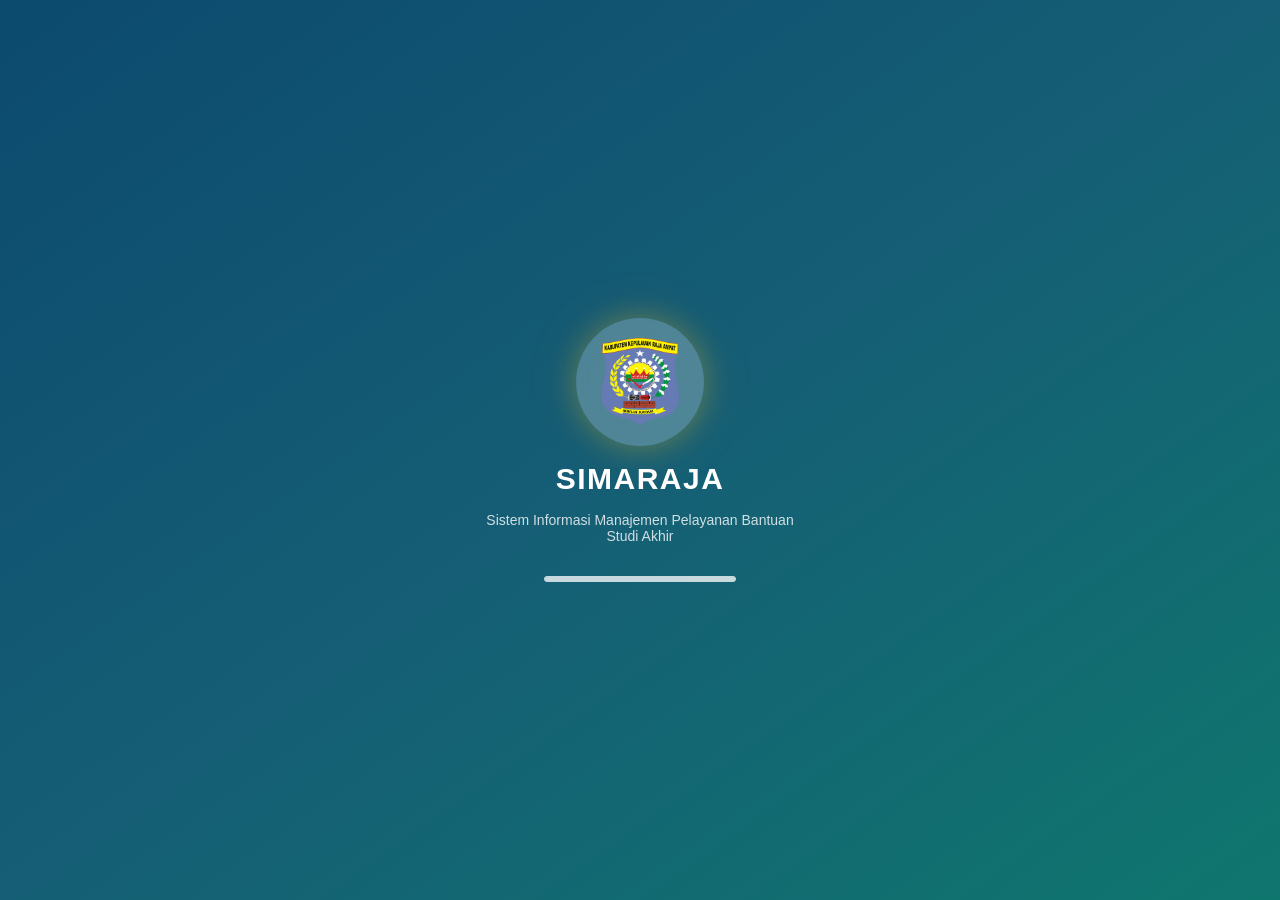
<file: index.html>
<!DOCTYPE html>
<html lang="id">
<head>
  <meta charset="UTF-8">
  <meta name="viewport" content="width=device-width, initial-scale=1.0, viewport-fit=cover">
  <meta name="theme-color" content="#0c4a6e">
  <meta name="apple-mobile-web-app-capable" content="yes">
  <meta name="apple-mobile-web-app-status-bar-style" content="black-translucent">
  <title>SIMARAJA - Sistem Informasi Manajemen Pelayanan Bantuan Studi Akhir</title>
  <link rel="stylesheet" href="css/style.css">
  <link rel="icon" type="image/png" href="img/simaraja-logo.png">
</head>
<body>
  <!-- ========== SPLASH SCREEN ========== -->
  <div id="splash-screen" class="screen active">
    <div class="splash-content">
      <div class="splash-logo-circle">
        <img src="img/simaraja-logo.png" alt="Logo Raja Ampat" class="splash-logo" onerror="this.style.display='none'">
      </div>
      <h1 class="splash-title">SIMARAJA</h1>
      <p class="splash-subtitle">Sistem Informasi Manajemen Pelayanan Bantuan Studi Akhir</p>
      <div class="splash-progress">
        <div class="splash-progress-bar"></div>
      </div>
    </div>
  </div>

  <!-- ========== LANDING PAGE ========== -->
  <div id="landing-page" class="screen">
    <div class="landing-bg">
      <img src="img/hero-bg.png" alt="Raja Ampat" class="landing-bg-img" onerror="this.style.display='none';this.parentElement.style.background='linear-gradient(to bottom right, #0d9488, #0e7490, #155e75)'">
      <div class="landing-bg-overlay"></div>
    </div>
    <div class="landing-content">
      <div class="glass-card">
        <div class="landing-logo-section">
          <div class="landing-logo-circle">
            <img src="img/simaraja-logo.png" alt="Logo Raja Ampat" class="landing-logo" onerror="this.style.display='none'">
          </div>
          <h1 class="landing-title">SIMARAJA</h1>
          <p class="landing-subtitle">Sistem Informasi Manajemen Pelayanan Bantuan Studi Akhir</p>
          <p class="landing-region">Kabupaten Raja Ampat</p>
        </div>
        <p class="landing-desc">Program bantuan pendidikan untuk mahasiswa berprestasi asal Raja Ampat. Wujudkan impian menyelesaikan studi bersama kami.</p>
        <div class="landing-buttons">
          <button class="btn-primary" onclick="navigateTo('login','mahasiswa')">
            <svg class="icon" viewBox="0 0 24 24" fill="none" stroke="currentColor" stroke-width="2"><path d="M22 10v6M2 10l10-5 10 5-10 5z"/><path d="M6 12v5c3 3 9 3 12 0v-5"/></svg>
            Masuk sebagai Mahasiswa
          </button>
          <button class="btn-outline" onclick="navigateTo('login','admin')">
            <svg class="icon" viewBox="0 0 24 24" fill="none" stroke="currentColor" stroke-width="2"><path d="M6 22V4a2 2 0 012-2h8a2 2 0 012 2v18Z"/><path d="M6 12H4a2 2 0 00-2 2v6a2 2 0 002 2h2"/><path d="M18 9h2a2 2 0 012 2v9a2 2 0 01-2 2h-2"/><path d="M10 6h4"/><path d="M10 10h4"/><path d="M10 14h4"/><path d="M10 18h4"/></svg>
            Masuk sebagai Pemerintah
          </button>
        </div>
        <p class="landing-register">Belum punya akun? <button class="link-btn" onclick="navigateTo('register')">Daftar Sekarang</button></p>
      </div>
    </div>
    <div class="landing-footer">
      <p>&copy; 2024 Pemerintah Kabupaten Raja Ampat</p>
    </div>
  </div>

  <!-- ========== LOGIN PAGE ========== -->
  <div id="login-page" class="screen">
    <div class="auth-bg"></div>
    <div class="auth-container">
      <div class="auth-card">
        <button class="back-btn" onclick="navigateTo('landing')">
          <svg viewBox="0 0 24 24" fill="none" stroke="currentColor" stroke-width="2" class="icon-sm"><path d="m12 19-7-7 7-7"/><path d="M19 12H5"/></svg>
          Kembali
        </button>
        <div class="auth-header">
          <div class="auth-logo-wrap">
            <img src="img/simaraja-logo.png" alt="Logo Raja Ampat" class="auth-logo" onerror="this.style.display='none'">
          </div>
          <div id="login-icon" class="auth-icon mahasiswa-icon">
            <svg viewBox="0 0 24 24" fill="none" stroke="currentColor" stroke-width="2"><path d="M22 10v6M2 10l10-5 10 5-10 5z"/><path d="M6 12v5c3 3 9 3 12 0v-5"/></svg>
          </div>
          <h2>Masuk Akun</h2>
          <p id="login-role-text">Masuk sebagai Mahasiswa</p>
        </div>
        <form id="login-form" onsubmit="handleLogin(event)">
          <div class="input-group">
            <svg class="input-icon" viewBox="0 0 24 24" fill="none" stroke="currentColor" stroke-width="2"><rect width="20" height="16" x="2" y="4" rx="2"/><path d="m22 7-8.97 5.7a1.94 1.94 0 01-2.06 0L2 7"/></svg>
            <input type="email" id="login-email" placeholder="Email" required autocomplete="email">
          </div>
          <div class="input-group">
            <svg class="input-icon" viewBox="0 0 24 24" fill="none" stroke="currentColor" stroke-width="2"><rect width="18" height="11" x="3" y="11" rx="2" ry="2"/><path d="M7 11V7a5 5 0 0110 0v4"/></svg>
            <input type="password" id="login-password" placeholder="Password" required autocomplete="current-password">
            <button type="button" class="toggle-pw" onclick="togglePassword('login-password', this)">
              <svg viewBox="0 0 24 24" fill="none" stroke="currentColor" stroke-width="2"><path d="M2 12s3-7 10-7 10 7 10 7-3 7-10 7-10-7-10-7Z"/><circle cx="12" cy="12" r="3"/></svg>
            </button>
          </div>
          <div class="text-right">
            <button type="button" class="link-btn" onclick="navigateTo('forgot-password')">Lupa Password?</button>
          </div>
          <button type="submit" class="btn-submit" id="login-btn">
            <svg class="icon" viewBox="0 0 24 24" fill="none" stroke="currentColor" stroke-width="2"><path d="M15 3h4a2 2 0 012 2v14a2 2 0 01-2 2h-4"/><polyline points="10 17 15 12 10 7"/><line x1="15" y1="12" x2="3" y2="12"/></svg>
            Masuk
          </button>
        </form>
        <p class="auth-switch">Belum punya akun? <button class="link-btn" onclick="navigateTo('register')">Daftar Sekarang</button></p>
      </div>
    </div>
  </div>

  <!-- ========== REGISTER PAGE ========== -->
  <div id="register-page" class="screen">
    <div class="auth-bg"></div>
    <div class="auth-container" style="padding:2rem 1rem">
      <div class="auth-card" style="max-width:32rem">
        <button class="back-btn" onclick="navigateTo('landing')">
          <svg viewBox="0 0 24 24" fill="none" stroke="currentColor" stroke-width="2" class="icon-sm"><path d="m12 19-7-7 7-7"/><path d="M19 12H5"/></svg>
          Kembali
        </button>
        <div class="auth-header">
          <div class="auth-logo-wrap">
            <img src="img/simaraja-logo.png" alt="Logo Raja Ampat" class="auth-logo" onerror="this.style.display='none'">
          </div>
          <div class="auth-icon mahasiswa-icon">
            <svg viewBox="0 0 24 24" fill="none" stroke="currentColor" stroke-width="2"><path d="M16 21v-2a4 4 0 00-4-4H6a4 4 0 00-4 4v2"/><circle cx="9" cy="7" r="4"/><line x1="19" y1="8" x2="19" y2="14"/><line x1="22" y1="11" x2="16" y2="11"/></svg>
          </div>
          <h2>Daftar Akun Baru</h2>
          <p>Daftarkan diri Anda untuk mengajukan bantuan</p>
        </div>
        <form id="register-form" onsubmit="handleRegister(event)">
          <div class="form-grid">
            <!-- Nama -->
            <div class="form-field">
              <div class="input-group">
                <svg class="input-icon" viewBox="0 0 24 24" fill="none" stroke="currentColor" stroke-width="2"><path d="M16 21v-2a4 4 0 00-4-4H6a4 4 0 00-4 4v2"/><circle cx="9" cy="7" r="4"/></svg>
                <input type="text" id="reg-nama" placeholder="Nama Lengkap" autocomplete="name">
              </div>
              <label class="field-label">Nama Lengkap <span class="required">*</span></label>
              <p class="field-error" id="err-nama"></p>
            </div>
            <!-- Email -->
            <div class="form-field">
              <div class="input-group">
                <svg class="input-icon" viewBox="0 0 24 24" fill="none" stroke="currentColor" stroke-width="2"><rect width="20" height="16" x="2" y="4" rx="2"/><path d="m22 7-8.97 5.7a1.94 1.94 0 01-2.06 0L2 7"/></svg>
                <input type="email" id="reg-email" placeholder="Email" autocomplete="email">
              </div>
              <label class="field-label">Email <span class="required">*</span></label>
              <p class="field-error" id="err-email"></p>
            </div>
            <!-- NIM -->
            <div class="form-field">
              <div class="input-group">
                <svg class="input-icon" viewBox="0 0 24 24" fill="none" stroke="currentColor" stroke-width="2"><rect width="18" height="18" x="3" y="3" rx="2"/><path d="M3 9h18"/><path d="M9 21V9"/></svg>
                <input type="text" id="reg-nim" placeholder="NIM (hanya angka)" oninput="this.value=this.value.replace(/[^0-9]/g,'')" autocomplete="off">
              </div>
              <label class="field-label">NIM <span class="required">*</span></label>
              <p class="field-error" id="err-nim"></p>
            </div>
            <!-- Jurusan -->
            <div class="form-field">
              <div class="input-group">
                <svg class="input-icon" viewBox="0 0 24 24" fill="none" stroke="currentColor" stroke-width="2"><path d="M4 19.5v-15A2.5 2.5 0 016.5 2H20v20H6.5a2.5 2.5 0 010-5H20"/></svg>
                <input type="text" id="reg-jurusan" placeholder="Jurusan">
              </div>
              <label class="field-label">Jurusan <span class="required">*</span></label>
              <p class="field-error" id="err-jurusan"></p>
            </div>
            <!-- Universitas -->
            <div class="form-field">
              <div class="input-group">
                <svg class="input-icon" viewBox="0 0 24 24" fill="none" stroke="currentColor" stroke-width="2"><path d="M22 10v6M2 10l10-5 10 5-10 5z"/><path d="M6 12v5c3 3 9 3 12 0v-5"/></svg>
                <input type="text" id="reg-universitas" placeholder="Universitas">
              </div>
              <label class="field-label">Universitas <span class="required">*</span></label>
              <p class="field-error" id="err-universitas"></p>
            </div>
            <!-- No. HP -->
            <div class="form-field">
              <div class="input-group">
                <svg class="input-icon" viewBox="0 0 24 24" fill="none" stroke="currentColor" stroke-width="2"><path d="M22 16.92v3a2 2 0 01-2.18 2 19.79 19.79 0 01-8.63-3.07 19.5 19.5 0 01-6-6 19.79 19.79 0 01-3.07-8.67A2 2 0 014.11 2h3a2 2 0 012 1.72 12.84 12.84 0 00.7 2.81 2 2 0 01-.45 2.11L8.09 9.91a16 16 0 006 6l1.27-1.27a2 2 0 012.11-.45 12.84 12.84 0 002.81.7A2 2 0 0122 16.92z"/></svg>
                <input type="tel" id="reg-hp" placeholder="No. HP" autocomplete="tel">
              </div>
              <label class="field-label">No. HP <span class="required">*</span></label>
              <p class="field-error" id="err-hp"></p>
            </div>
          </div>
          <!-- Alamat -->
          <div class="form-field" style="margin-top:0.75rem">
            <div class="input-group">
              <svg class="input-icon" viewBox="0 0 24 24" fill="none" stroke="currentColor" stroke-width="2"><path d="M20 10c0 6-8 12-8 12s-8-6-8-12a8 8 0 0116 0Z"/><circle cx="12" cy="10" r="3"/></svg>
              <input type="text" id="reg-alamat" placeholder="Alamat di Raja Ampat" autocomplete="street-address">
            </div>
            <label class="field-label">Alamat di Raja Ampat <span class="required">*</span></label>
            <p class="field-error" id="err-alamat"></p>
          </div>
          <!-- Password -->
          <div class="form-field" style="margin-top:0.75rem">
            <div class="input-group">
              <svg class="input-icon" viewBox="0 0 24 24" fill="none" stroke="currentColor" stroke-width="2"><rect width="18" height="11" x="3" y="11" rx="2" ry="2"/><path d="M7 11V7a5 5 0 0110 0v4"/></svg>
              <input type="password" id="reg-password" placeholder="Password (min. 6 karakter)" autocomplete="new-password">
              <button type="button" class="toggle-pw" onclick="togglePassword('reg-password', this)">
                <svg viewBox="0 0 24 24" fill="none" stroke="currentColor" stroke-width="2"><path d="M2 12s3-7 10-7 10 7 10 7-3 7-10 7-10-7-10-7Z"/><circle cx="12" cy="12" r="3"/></svg>
              </button>
            </div>
            <label class="field-label">Password <span class="required">*</span></label>
            <p class="field-error" id="err-password"></p>
          </div>
          <button type="submit" class="btn-submit" id="register-btn">
            <svg class="icon" viewBox="0 0 24 24" fill="none" stroke="currentColor" stroke-width="2"><path d="M16 21v-2a4 4 0 00-4-4H6a4 4 0 00-4 4v2"/><circle cx="9" cy="7" r="4"/><line x1="19" y1="8" x2="19" y2="14"/><line x1="22" y1="11" x2="16" y2="11"/></svg>
            Daftar
          </button>
        </form>
        <p class="auth-switch">Sudah punya akun? <button class="link-btn" onclick="navigateTo('login','mahasiswa')">Masuk</button></p>
      </div>
    </div>
  </div>

  <!-- ========== FORGOT PASSWORD PAGE ========== -->
  <div id="forgot-password-page" class="screen">
    <div class="auth-bg"></div>
    <div class="auth-container">
      <div class="auth-card">
        <button class="back-btn" onclick="navigateTo('login')">
          <svg viewBox="0 0 24 24" fill="none" stroke="currentColor" stroke-width="2" class="icon-sm"><path d="m12 19-7-7 7-7"/><path d="M19 12H5"/></svg>
          Kembali
        </button>
        <div class="auth-header">
          <div class="auth-logo-wrap">
            <img src="img/simaraja-logo.png" alt="Logo Raja Ampat" class="auth-logo" onerror="this.style.display='none'">
          </div>
          <div class="auth-icon forgot-icon">
            <svg viewBox="0 0 24 24" fill="none" stroke="currentColor" stroke-width="2"><path d="m21 2-2 2m-7.61 7.61a5.5 5.5 0 11-7.778 7.778 5.5 5.5 0 017.777-7.777zm0 0L15.5 7.5m0 0 3 3L22 7l-3-3m-3.5 3.5L19 4"/></svg>
          </div>
          <h2>Lupa Password</h2>
          <p>Masukkan email untuk reset password</p>
        </div>
        <div id="forgot-sent" style="display:none" class="text-center">
          <svg viewBox="0 0 24 24" fill="none" stroke="currentColor" stroke-width="2" class="icon-lg text-green"><path d="M22 11.08V12a10 10 0 11-5.93-9.14"/><polyline points="22 4 12 14.01 9 11.01"/></svg>
          <p class="mt-3">Link reset password telah dikirim ke <strong id="forgot-email-display"></strong></p>
          <button class="link-btn mt-4" onclick="navigateTo('login')">Kembali ke Login</button>
        </div>
        <form id="forgot-form" onsubmit="handleForgotPassword(event)" style="display:block">
          <div class="input-group">
            <svg class="input-icon" viewBox="0 0 24 24" fill="none" stroke="currentColor" stroke-width="2"><rect width="20" height="16" x="2" y="4" rx="2"/><path d="m22 7-8.97 5.7a1.94 1.94 0 01-2.06 0L2 7"/></svg>
            <input type="email" id="forgot-email" placeholder="Email Terdaftar" required autocomplete="email">
          </div>
          <button type="submit" class="btn-submit">
            <svg class="icon" viewBox="0 0 24 24" fill="none" stroke="currentColor" stroke-width="2"><line x1="22" y1="2" x2="11" y2="13"/><polygon points="22 2 15 22 11 13 2 9 22 2"/></svg>
            Kirim Link Reset
          </button>
        </form>
      </div>
    </div>
  </div>

  <!-- ========== MAHASISWA DASHBOARD ========== -->
  <div id="mahasiswa-dashboard" class="screen">
    <div class="dashboard-bg">
      <img src="img/hero-bg.png" alt="" class="dashboard-bg-img" onerror="this.style.display='none'">
      <div class="dashboard-bg-overlay"></div>
    </div>
    <!-- Header -->
    <header class="dashboard-header">
      <div class="header-inner">
        <div class="header-left">
          <img src="img/simaraja-logo.png" alt="Logo" class="header-logo" onerror="this.style.display='none'">
          <h1 class="header-title">SIMARAJA</h1>
        </div>
        <div class="header-right">
          <div class="notif-wrapper">
            <button class="notif-btn" onclick="toggleNotifPanel('mhs')">
              <svg viewBox="0 0 24 24" fill="none" stroke="currentColor" stroke-width="2"><path d="M6 8a6 6 0 0112 0c0 7 3 9 3 9H3s3-2 3-9"/><path d="M10.3 21a1.94 1.94 0 003.4 0"/></svg>
              <span class="notif-badge" id="mhs-notif-badge" style="display:none">0</span>
            </button>
            <div class="notif-panel" id="mhs-notif-panel" style="display:none">
              <div class="notif-panel-header">
                <h3>Notifikasi</h3>
                <button class="link-btn" onclick="markAllNotifRead('mhs')">Tandai semua dibaca</button>
              </div>
              <div class="notif-panel-list" id="mhs-notif-list">
                <div class="notif-empty">
                  <svg viewBox="0 0 24 24" fill="none" stroke="currentColor" stroke-width="2"><path d="M6 8a6 6 0 0112 0c0 7 3 9 3 9H3s3-2 3-9"/><path d="M10.3 21a1.94 1.94 0 003.4 0"/></svg>
                  <p>Belum ada notifikasi</p>
                </div>
              </div>
            </div>
          </div>
          <div class="profile-wrapper">
            <button class="profile-btn" id="mhs-profile-btn" onclick="toggleProfileDropdown('mhs')">M</button>
            <div class="profile-dropdown" id="mhs-profile-dropdown" style="display:none">
              <div class="dropdown-header">
                <p class="dropdown-name" id="mhs-dropdown-name">Mahasiswa</p>
                <p class="dropdown-email" id="mhs-dropdown-email">email@example.com</p>
              </div>
              <button class="dropdown-item" onclick="setMhsSection('profil');closeDropdowns()">
                <svg viewBox="0 0 24 24" fill="none" stroke="currentColor" stroke-width="2"><path d="M16 21v-2a4 4 0 00-4-4H6a4 4 0 00-4 4v2"/><circle cx="9" cy="7" r="4"/></svg>
                Profil Saya
              </button>
              <button class="dropdown-item text-red" onclick="handleLogout()">
                <svg viewBox="0 0 24 24" fill="none" stroke="currentColor" stroke-width="2"><path d="m12 19-7-7 7-7"/><path d="M19 12H5"/></svg>
                Keluar
              </button>
            </div>
          </div>
        </div>
      </div>
    </header>
    <!-- Main Content -->
    <main class="dashboard-main">
      <div class="dashboard-content" id="mhs-content">
        <!-- Will be filled by JS -->
      </div>
    </main>
    <!-- Bottom Nav -->
    <nav class="bottom-nav">
      <button class="nav-item active" data-section="beranda" onclick="setMhsSection('beranda')">
        <svg viewBox="0 0 24 24" fill="none" stroke="currentColor" stroke-width="2"><path d="m3 9 9-7 9 7v11a2 2 0 01-2 2H5a2 2 0 01-2-2z"/><polyline points="9 22 9 12 15 12 15 22"/></svg>
        <span>Beranda</span>
      </button>
      <button class="nav-item" data-section="ajukan" onclick="setMhsSection('ajukan')">
        <svg viewBox="0 0 24 24" fill="none" stroke="currentColor" stroke-width="2"><circle cx="12" cy="12" r="10"/><line x1="12" y1="8" x2="12" y2="16"/><line x1="8" y1="12" x2="16" y2="12"/></svg>
        <span>Ajukan</span>
      </button>
      <button class="nav-item" data-section="riwayat" onclick="setMhsSection('riwayat')">
        <svg viewBox="0 0 24 24" fill="none" stroke="currentColor" stroke-width="2"><path d="M3 12a9 9 0 1018 0 9 9 0 0018 0"/><polyline points="12 6 12 12 16 14"/></svg>
        <span>Riwayat</span>
      </button>
      <button class="nav-item" data-section="profil" onclick="setMhsSection('profil')">
        <svg viewBox="0 0 24 24" fill="none" stroke="currentColor" stroke-width="2"><path d="M16 21v-2a4 4 0 00-4-4H6a4 4 0 00-4 4v2"/><circle cx="9" cy="7" r="4"/></svg>
        <span>Profil</span>
      </button>
    </nav>
  </div>

  <!-- ========== ADMIN DASHBOARD ========== -->
  <div id="admin-dashboard" class="screen">
    <div class="dashboard-bg">
      <img src="img/hero-bg.png" alt="" class="dashboard-bg-img" onerror="this.style.display='none'">
      <div class="dashboard-bg-overlay"></div>
    </div>
    <!-- Header -->
    <header class="dashboard-header">
      <div class="header-inner">
        <div class="header-left">
          <img src="img/simaraja-logo.png" alt="Logo" class="header-logo" onerror="this.style.display='none'">
          <h1 class="header-title">SIMARAJA</h1>
        </div>
        <div class="header-right">
          <div class="notif-wrapper">
            <button class="notif-btn" onclick="toggleNotifPanel('admin')">
              <svg viewBox="0 0 24 24" fill="none" stroke="currentColor" stroke-width="2"><path d="M6 8a6 6 0 0112 0c0 7 3 9 3 9H3s3-2 3-9"/><path d="M10.3 21a1.94 1.94 0 003.4 0"/></svg>
              <span class="notif-badge" id="admin-notif-badge" style="display:none">0</span>
            </button>
            <div class="notif-panel" id="admin-notif-panel" style="display:none">
              <div class="notif-panel-header">
                <h3>Notifikasi</h3>
                <button class="link-btn" onclick="markAllNotifRead('admin')">Tandai semua dibaca</button>
              </div>
              <div class="notif-panel-list" id="admin-notif-list">
                <div class="notif-empty">
                  <svg viewBox="0 0 24 24" fill="none" stroke="currentColor" stroke-width="2"><path d="M6 8a6 6 0 0112 0c0 7 3 9 3 9H3s3-2 3-9"/><path d="M10.3 21a1.94 1.94 0 003.4 0"/></svg>
                  <p>Belum ada notifikasi</p>
                </div>
              </div>
            </div>
          </div>
          <div class="profile-wrapper">
            <button class="profile-btn admin-profile-btn" onclick="toggleProfileDropdown('admin')">
              <svg viewBox="0 0 24 24" fill="none" stroke="currentColor" stroke-width="2"><path d="M6 22V4a2 2 0 012-2h8a2 2 0 012 2v18Z"/><path d="M6 12H4a2 2 0 00-2 2v6a2 2 0 002 2h2"/><path d="M18 9h2a2 2 0 012 2v9a2 2 0 01-2 2h-2"/><path d="M10 6h4"/><path d="M10 10h4"/></svg>
            </button>
            <div class="profile-dropdown" id="admin-profile-dropdown" style="display:none">
              <div class="dropdown-header">
                <p class="dropdown-name">Administrator</p>
                <p class="dropdown-email">Pemerintah Raja Ampat</p>
              </div>
              <button class="dropdown-item" onclick="setAdminSection('mahasiswa');closeDropdowns()">
                <svg viewBox="0 0 24 24" fill="none" stroke="currentColor" stroke-width="2"><path d="M16 21v-2a4 4 0 00-4-4H6a4 4 0 00-4 4v2"/><circle cx="9" cy="7" r="4"/></svg>
                Data Mahasiswa
              </button>
              <button class="dropdown-item text-red" onclick="handleLogout()">
                <svg viewBox="0 0 24 24" fill="none" stroke="currentColor" stroke-width="2"><path d="m12 19-7-7 7-7"/><path d="M19 12H5"/></svg>
                Keluar
              </button>
            </div>
          </div>
        </div>
      </div>
    </header>
    <!-- Main Content -->
    <main class="dashboard-main">
      <div class="dashboard-content" id="admin-content">
        <!-- Will be filled by JS -->
      </div>
    </main>
    <!-- Bottom Nav -->
    <nav class="bottom-nav">
      <button class="nav-item active" data-section="dashboard" onclick="setAdminSection('dashboard')">
        <svg viewBox="0 0 24 24" fill="none" stroke="currentColor" stroke-width="2"><path d="m3 9 9-7 9 7v11a2 2 0 01-2 2H5a2 2 0 01-2-2z"/><polyline points="9 22 9 12 15 12 15 22"/></svg>
        <span>Dashboard</span>
      </button>
      <button class="nav-item" data-section="pengajuan" onclick="setAdminSection('pengajuan')">
        <svg viewBox="0 0 24 24" fill="none" stroke="currentColor" stroke-width="2"><path d="M14.5 2H6a2 2 0 00-2 2v16a2 2 0 002 2h12a2 2 0 002-2V7.5L14.5 2z"/><polyline points="14 2 14 8 20 8"/><line x1="16" y1="13" x2="8" y2="13"/><line x1="16" y1="17" x2="8" y2="17"/></svg>
        <span>Pengajuan</span>
      </button>
      <button class="nav-item" data-section="mahasiswa" onclick="setAdminSection('mahasiswa')">
        <svg viewBox="0 0 24 24" fill="none" stroke="currentColor" stroke-width="2"><path d="M16 21v-2a4 4 0 00-4-4H6a4 4 0 00-4 4v2"/><circle cx="9" cy="7" r="4"/></svg>
        <span>Mahasiswa</span>
      </button>
    </nav>
  </div>

  <!-- ========== TOAST ========== -->
  <div id="toast-container" style="display:none">
    <div id="toast-box">
      <span id="toast-icon"></span>
      <span id="toast-message"></span>
      <button onclick="hideToast()" style="background:none;border:none;color:rgba(255,255,255,0.7);cursor:pointer;font-size:1.2rem;flex-shrink:0">&times;</button>
    </div>
  </div>

  <!-- ========== MODAL ========== -->
  <div id="modal-overlay" style="display:none" onclick="closeModal()">
    <div class="modal-box" onclick="event.stopPropagation()">
      <div class="modal-header">
        <h3 id="modal-title"></h3>
        <button onclick="closeModal()" style="background:none;border:none;color:#9ca3af;cursor:pointer;font-size:1.3rem">&times;</button>
      </div>
      <div class="modal-body">
        <p id="modal-message"></p>
      </div>
      <div class="modal-footer">
        <button class="btn-cancel" onclick="closeModal()">Batal</button>
        <button class="btn-confirm" id="modal-confirm-btn" onclick="confirmModal()">Ya, Lanjutkan</button>
      </div>
    </div>
  </div>

  <script src="js/app.js"></script>
</body>
</html>
</file>
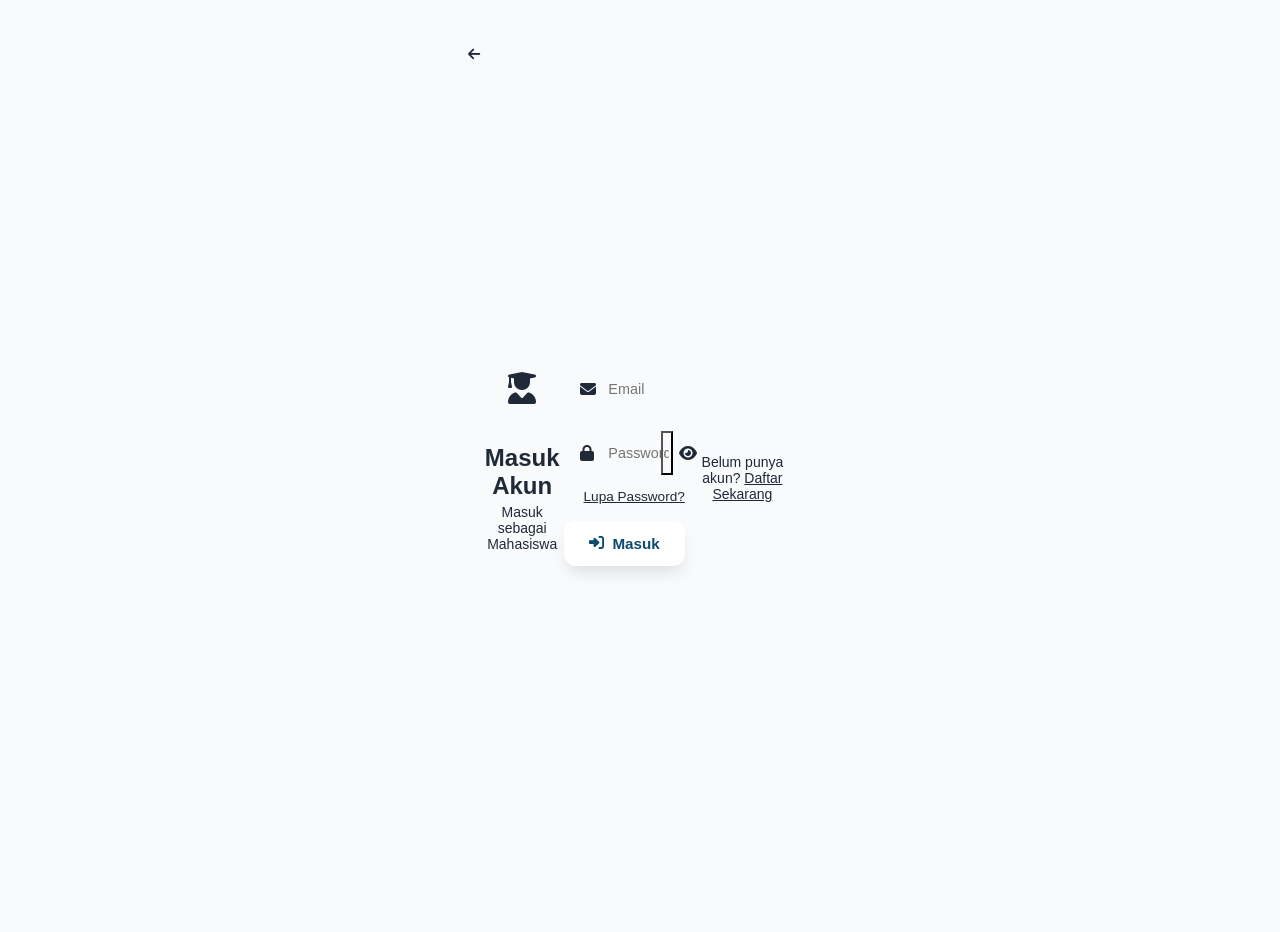
<file: pages/auth/login-mahasiswa.html>
<!DOCTYPE html>
<html lang="id">
<head>
    <meta charset="UTF-8">
    <meta name="viewport" content="width=device-width, initial-scale=1.0">
    <meta name="description" content="Login Mahasiswa - SIMARAJA">
    <title>Login Mahasiswa - SIMARAJA</title>
    
    <!-- Google Fonts -->
    <link rel="preconnect" href="https://fonts.googleapis.com">
    <link rel="preconnect" href="https://fonts.gstatic.com" crossorigin>
    <link href="https://fonts.googleapis.com/css2?family=Poppins:wght@300;400;500;600;700&display=swap" rel="stylesheet">
    
    <!-- Font Awesome Icons -->
    <link rel="stylesheet" href="https://cdnjs.cloudflare.com/ajax/libs/font-awesome/6.4.0/css/all.min.css">
    
    <!-- CSS Files -->
    <link rel="stylesheet" href="/css/style.css">
    <link rel="stylesheet" href="/css/auth.css">
    <link rel="stylesheet" href="/css/animation.css">
    <link rel="stylesheet" href="/css/responsive.css">
</head>
<body>
    <!-- Login Page -->
    <div class="login-page">
        <div class="auth-container">
            <button class="back-btn" onclick="window.location.href='/'">
                <i class="fas fa-arrow-left"></i>
            </button>
            
            <div class="auth-header">
                <div class="auth-icon">
                    <i class="fas fa-user-graduate"></i>
                </div>
                <h2>Masuk Akun</h2>
                <p>Masuk sebagai Mahasiswa</p>
            </div>
            
            <form id="login-form" class="auth-form" onsubmit="handleLogin(event)">
                <div class="input-group">
                    <i class="fas fa-envelope"></i>
                    <input type="email" id="login-email" placeholder="Email" required>
                </div>
                
                <div class="input-group">
                    <i class="fas fa-lock"></i>
                    <input type="password" id="login-password" placeholder="Password" required>
                    <button type="button" class="toggle-password" onclick="togglePassword('login-password')">
                        <i class="fas fa-eye"></i>
                    </button>
                </div>
                
                <div class="forgot-password-link">
                    <a href="/pages/auth/forgot-password.html">Lupa Password?</a>
                </div>
                
                <button type="submit" class="btn btn-primary btn-full">
                    <i class="fas fa-sign-in-alt"></i> Masuk
                </button>
            </form>
            
            <p class="auth-footer">
                Belum punya akun? <a href="/pages/auth/register.html">Daftar Sekarang</a>
            </p>
        </div>
    </div>
    
    <!-- Toast Container -->
    <div id="toast-container" class="toast-container"></div>
    
    <!-- JavaScript Files -->
    <script src="/js/json-handler.js"></script>
    <script src="/js/script.js"></script>
    <script src="/js/auth.js"></script>
    
    <script>
        // Set login type
        let loginType = 'mahasiswa';
        
        // Handle login for this page
        function handleLogin(event) {
            event.preventDefault();
            
            const email = document.getElementById('login-email').value.trim();
            const password = document.getElementById('login-password').value;
            
            const users = getUsers();
            const user = users.find(u => u.email === email && u.password === password && u.role === 'mahasiswa');
            
            if (user) {
                currentUser = user;
                localStorage.setItem('simaraja_current_user', JSON.stringify(user));
                showToast('Login berhasil! Selamat datang, ' + user.nama, 'success');
                
                // Redirect to mahasiswa dashboard
                setTimeout(() => {
                    window.location.href = '/pages/mahasiswa/dashboard.html';
                }, 1000);
            } else {
                showToast('Email atau password salah!', 'error');
            }
        }
    </script>
</body>
</html>
</file>
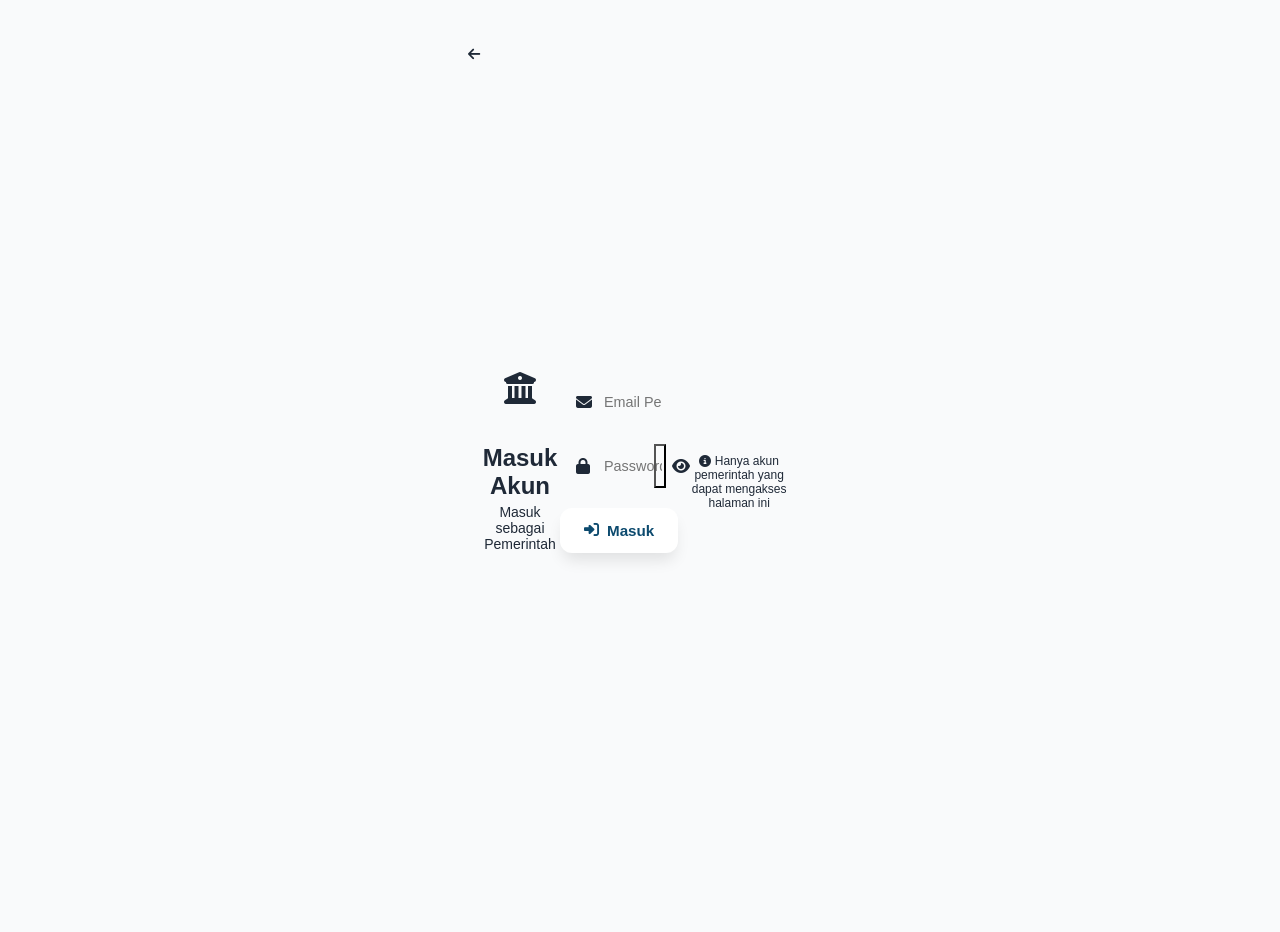
<file: pages/auth/login-pemerintah.html>
<!DOCTYPE html>
<html lang="id">
<head>
    <meta charset="UTF-8">
    <meta name="viewport" content="width=device-width, initial-scale=1.0">
    <meta name="description" content="Login Pemerintah - SIMARAJA">
    <title>Login Pemerintah - SIMARAJA</title>
    
    <!-- Google Fonts -->
    <link rel="preconnect" href="https://fonts.googleapis.com">
    <link rel="preconnect" href="https://fonts.gstatic.com" crossorigin>
    <link href="https://fonts.googleapis.com/css2?family=Poppins:wght@300;400;500;600;700&display=swap" rel="stylesheet">
    
    <!-- Font Awesome Icons -->
    <link rel="stylesheet" href="https://cdnjs.cloudflare.com/ajax/libs/font-awesome/6.4.0/css/all.min.css">
    
    <!-- CSS Files -->
    <link rel="stylesheet" href="/css/style.css">
    <link rel="stylesheet" href="/css/auth.css">
    <link rel="stylesheet" href="/css/animation.css">
    <link rel="stylesheet" href="/css/responsive.css">
</head>
<body>
    <!-- Login Page -->
    <div class="login-page admin-login">
        <div class="auth-container">
            <button class="back-btn" onclick="window.location.href='/'">
                <i class="fas fa-arrow-left"></i>
            </button>
            
            <div class="auth-header">
                <div class="auth-icon admin-icon">
                    <i class="fas fa-building-columns"></i>
                </div>
                <h2>Masuk Akun</h2>
                <p>Masuk sebagai Pemerintah</p>
            </div>
            
            <form id="login-form" class="auth-form" onsubmit="handleAdminLogin(event)">
                <div class="input-group">
                    <i class="fas fa-envelope"></i>
                    <input type="email" id="login-email" placeholder="Email Pemerintah" required>
                </div>
                
                <div class="input-group">
                    <i class="fas fa-lock"></i>
                    <input type="password" id="login-password" placeholder="Password" required>
                    <button type="button" class="toggle-password" onclick="togglePassword('login-password')">
                        <i class="fas fa-eye"></i>
                    </button>
                </div>
                
                <button type="submit" class="btn btn-primary btn-full">
                    <i class="fas fa-sign-in-alt"></i> Masuk
                </button>
            </form>
            
            <p class="auth-footer" style="margin-top: 2rem; font-size: 0.75rem;">
                <i class="fas fa-info-circle"></i> 
                Hanya akun pemerintah yang dapat mengakses halaman ini
            </p>
        </div>
    </div>
    
    <!-- Toast Container -->
    <div id="toast-container" class="toast-container"></div>
    
    <!-- JavaScript Files -->
    <script src="/js/json-handler.js"></script>
    <script src="/js/script.js"></script>
    <script src="/js/auth.js"></script>
    
    <script>
        // Handle admin login
        function handleAdminLogin(event) {
            event.preventDefault();
            
            const email = document.getElementById('login-email').value.trim();
            const password = document.getElementById('login-password').value;
            
            const users = getUsers();
            const user = users.find(u => u.email === email && u.password === password && u.role === 'admin');
            
            if (user) {
                currentUser = user;
                localStorage.setItem('simaraja_current_user', JSON.stringify(user));
                showToast('Selamat datang, Administrator!', 'success');
                
                // Redirect to admin dashboard
                setTimeout(() => {
                    window.location.href = '/pages/pemerintah/dashboard-admin.html';
                }, 1000);
            } else {
                showToast('Email atau password salah!', 'error');
            }
        }
    </script>
</body>
</html>
</file>
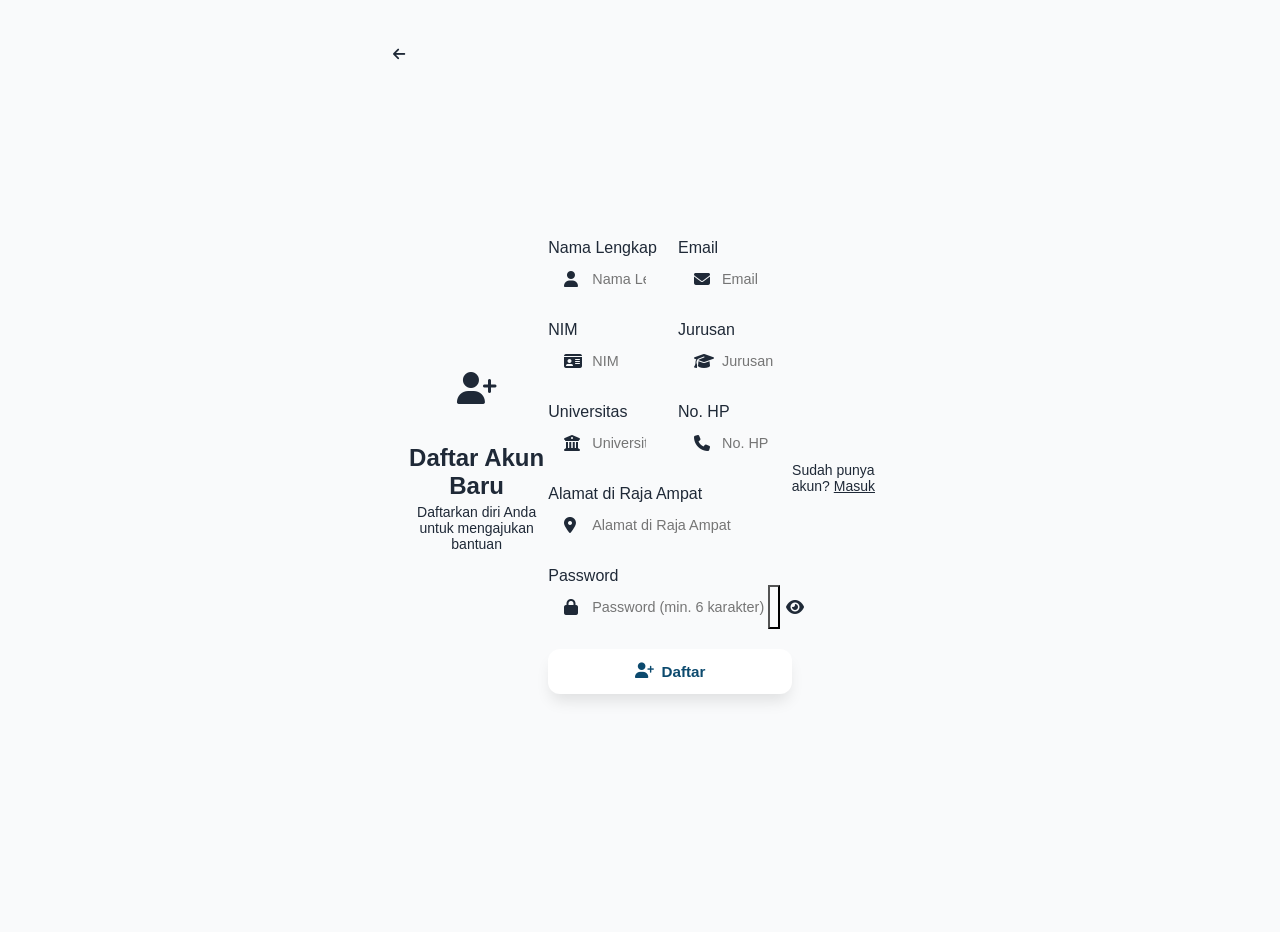
<file: pages/auth/register.html>
<!DOCTYPE html>
<html lang="id">
<head>
    <meta charset="UTF-8">
    <meta name="viewport" content="width=device-width, initial-scale=1.0">
    <meta name="description" content="Registrasi Mahasiswa - SIMARAJA">
    <title>Daftar Akun - SIMARAJA</title>
    
    <!-- Google Fonts -->
    <link rel="preconnect" href="https://fonts.googleapis.com">
    <link rel="preconnect" href="https://fonts.gstatic.com" crossorigin>
    <link href="https://fonts.googleapis.com/css2?family=Poppins:wght@300;400;500;600;700&display=swap" rel="stylesheet">
    
    <!-- Font Awesome Icons -->
    <link rel="stylesheet" href="https://cdnjs.cloudflare.com/ajax/libs/font-awesome/6.4.0/css/all.min.css">
    
    <!-- CSS Files -->
    <link rel="stylesheet" href="/css/style.css">
    <link rel="stylesheet" href="/css/auth.css">
    <link rel="stylesheet" href="/css/animation.css">
    <link rel="stylesheet" href="/css/responsive.css">
</head>
<body>
    <!-- Register Page -->
    <div class="register-page">
        <div class="auth-container auth-container-wide">
            <button class="back-btn" onclick="window.location.href='/'">
                <i class="fas fa-arrow-left"></i>
            </button>
            
            <div class="auth-header">
                <div class="auth-icon">
                    <i class="fas fa-user-plus"></i>
                </div>
                <h2>Daftar Akun Baru</h2>
                <p>Daftarkan diri Anda untuk mengajukan bantuan</p>
            </div>
            
            <form id="register-form" class="auth-form" onsubmit="handleRegister(event)">
                <div class="form-row">
                    <div class="form-group">
                        <label>Nama Lengkap</label>
                        <div class="input-group">
                            <i class="fas fa-user"></i>
                            <input type="text" id="reg-nama" placeholder="Nama Lengkap" required>
                        </div>
                    </div>
                    <div class="form-group">
                        <label>Email</label>
                        <div class="input-group">
                            <i class="fas fa-envelope"></i>
                            <input type="email" id="reg-email" placeholder="Email" required>
                        </div>
                    </div>
                </div>
                
                <div class="form-row">
                    <div class="form-group">
                        <label>NIM</label>
                        <div class="input-group">
                            <i class="fas fa-id-card"></i>
                            <input type="text" id="reg-nim" placeholder="NIM" required>
                        </div>
                    </div>
                    <div class="form-group">
                        <label>Jurusan</label>
                        <div class="input-group">
                            <i class="fas fa-graduation-cap"></i>
                            <input type="text" id="reg-jurusan" placeholder="Jurusan" required>
                        </div>
                    </div>
                </div>
                
                <div class="form-row">
                    <div class="form-group">
                        <label>Universitas</label>
                        <div class="input-group">
                            <i class="fas fa-university"></i>
                            <input type="text" id="reg-universitas" placeholder="Universitas" required>
                        </div>
                    </div>
                    <div class="form-group">
                        <label>No. HP</label>
                        <div class="input-group">
                            <i class="fas fa-phone"></i>
                            <input type="tel" id="reg-hp" placeholder="No. HP" required>
                        </div>
                    </div>
                </div>
                
                <div class="form-group">
                    <label>Alamat di Raja Ampat</label>
                    <div class="input-group">
                        <i class="fas fa-map-marker-alt"></i>
                        <input type="text" id="reg-alamat" placeholder="Alamat di Raja Ampat" required>
                    </div>
                </div>
                
                <div class="form-group">
                    <label>Password</label>
                    <div class="input-group">
                        <i class="fas fa-lock"></i>
                        <input type="password" id="reg-password" placeholder="Password (min. 6 karakter)" required minlength="6">
                        <button type="button" class="toggle-password" onclick="togglePassword('reg-password')">
                            <i class="fas fa-eye"></i>
                        </button>
                    </div>
                </div>
                
                <button type="submit" class="btn btn-primary btn-full">
                    <i class="fas fa-user-plus"></i> Daftar
                </button>
            </form>
            
            <p class="auth-footer">
                Sudah punya akun? <a href="/pages/auth/login-mahasiswa.html">Masuk</a>
            </p>
        </div>
    </div>
    
    <!-- Toast Container -->
    <div id="toast-container" class="toast-container"></div>
    
    <!-- JavaScript Files -->
    <script src="/js/json-handler.js"></script>
    <script src="/js/script.js"></script>
    <script src="/js/auth.js"></script>
    
    <script>
        // Handle registration
        function handleRegister(event) {
            event.preventDefault();
            
            const nama = document.getElementById('reg-nama').value.trim();
            const email = document.getElementById('reg-email').value.trim();
            const nim = document.getElementById('reg-nim').value.trim();
            const jurusan = document.getElementById('reg-jurusan').value.trim();
            const universitas = document.getElementById('reg-universitas').value.trim();
            const hp = document.getElementById('reg-hp').value.trim();
            const alamat = document.getElementById('reg-alamat').value.trim();
            const password = document.getElementById('reg-password').value;
            
            const users = getUsers();
            
            // Check if email already exists
            if (users.find(u => u.email === email)) {
                showToast('Email sudah terdaftar!', 'error');
                return;
            }
            
            // Check if NIM already exists
            if (users.find(u => u.nim === nim)) {
                showToast('NIM sudah terdaftar!', 'error');
                return;
            }
            
            // Create new user
            const newUser = {
                id: Date.now().toString(),
                email: email,
                password: password,
                role: 'mahasiswa',
                nama: nama,
                nim: nim,
                jurusan: jurusan,
                universitas: universitas,
                hp: hp,
                alamat: alamat,
                createdAt: new Date().toISOString()
            };
            
            addUser(newUser);
            
            showToast('Pendaftaran berhasil! Silakan login.', 'success');
            
            // Clear form
            document.getElementById('register-form').reset();
            
            // Go to login
            setTimeout(() => {
                window.location.href = '/pages/auth/login-mahasiswa.html';
            }, 1500);
        }
    </script>
</body>
</html>
</file>
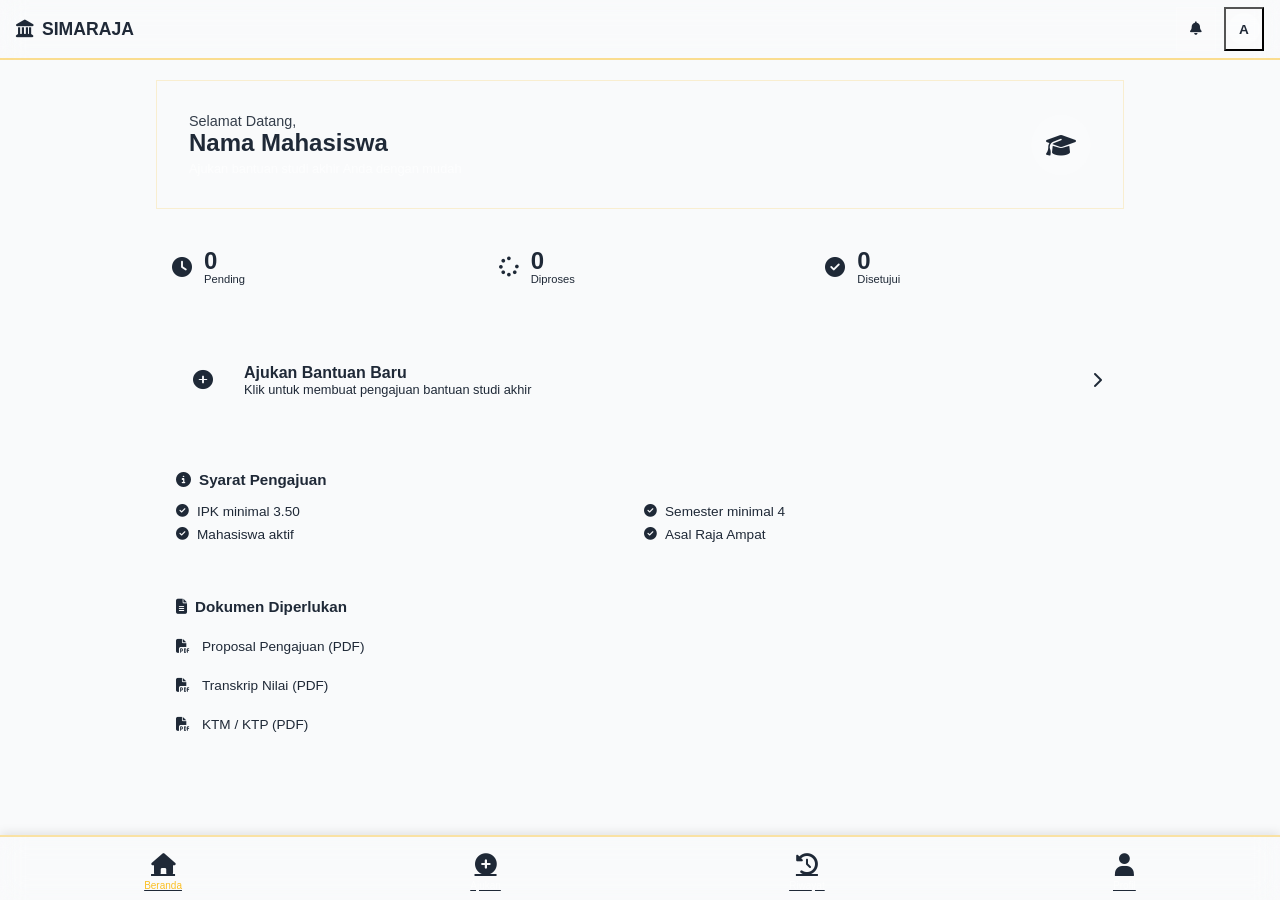
<file: pages/mahasiswa/dashboard.html>
<!DOCTYPE html>
<html lang="id">
<head>
    <meta charset="UTF-8">
    <meta name="viewport" content="width=device-width, initial-scale=1.0">
    <meta name="description" content="Dashboard Mahasiswa - SIMARAJA">
    <title>Dashboard Mahasiswa - SIMARAJA</title>
    
    <!-- Google Fonts -->
    <link rel="preconnect" href="https://fonts.googleapis.com">
    <link rel="preconnect" href="https://fonts.gstatic.com" crossorigin>
    <link href="https://fonts.googleapis.com/css2?family=Poppins:wght@300;400;500;600;700&display=swap" rel="stylesheet">
    
    <!-- Font Awesome Icons -->
    <link rel="stylesheet" href="https://cdnjs.cloudflare.com/ajax/libs/font-awesome/6.4.0/css/all.min.css">
    
    <!-- CSS Files -->
    <link rel="stylesheet" href="/css/style.css">
    <link rel="stylesheet" href="/css/dashboard.css">
    <link rel="stylesheet" href="/css/animation.css">
    <link rel="stylesheet" href="/css/responsive.css">
</head>
<body>
    <!-- Dashboard Page -->
    <div class="dashboard-page">
        <!-- Header -->
        <header class="dashboard-header">
            <h1><i class="fas fa-landmark"></i> SIMARAJA</h1>
            <div class="header-actions">
                <button class="notif-btn" onclick="showNotifModal()">
                    <i class="fas fa-bell"></i>
                    <span class="notif-badge" id="mhs-notif-badge" style="display: none;">0</span>
                </button>
                <button class="user-menu-btn" onclick="toggleUserMenu()">
                    <div class="user-avatar-small" id="header-avatar">A</div>
                </button>
            </div>
        </header>

        <!-- User Dropdown Menu -->
        <div class="user-dropdown" id="user-dropdown">
            <div class="dropdown-header">
                <div class="dropdown-avatar" id="dropdown-avatar">A</div>
                <div>
                    <h4 id="dropdown-nama">Nama Mahasiswa</h4>
                    <p id="dropdown-email">email@example.com</p>
                </div>
            </div>
            <div class="dropdown-menu">
                <a href="/pages/mahasiswa/profile.html">
                    <i class="fas fa-user"></i> Profil Saya
                </a>
                <a href="#" onclick="confirmLogout()">
                    <i class="fas fa-sign-out-alt"></i> Keluar
                </a>
            </div>
        </div>

        <!-- Main Content -->
        <main class="dashboard-main">
            <!-- Beranda Section -->
            <section id="mhs-beranda" class="dashboard-section">
                <div class="welcome-banner">
                    <div class="welcome-content">
                        <h2>Selamat Datang,</h2>
                        <h3 id="welcome-nama">Nama Mahasiswa</h3>
                        <p>Ajukan bantuan studi akhir Anda dengan mudah</p>
                    </div>
                    <div class="welcome-illustration">
                        <i class="fas fa-graduation-cap"></i>
                    </div>
                </div>

                <!-- Stats Cards -->
                <div class="stats-row">
                    <div class="stat-card-mini pending">
                        <i class="fas fa-clock"></i>
                        <div class="stat-info">
                            <span class="stat-num" id="mhs-pending">0</span>
                            <span class="stat-text">Pending</span>
                        </div>
                    </div>
                    <div class="stat-card-mini diproses">
                        <i class="fas fa-spinner"></i>
                        <div class="stat-info">
                            <span class="stat-num" id="mhs-diproses">0</span>
                            <span class="stat-text">Diproses</span>
                        </div>
                    </div>
                    <div class="stat-card-mini disetujui">
                        <i class="fas fa-check-circle"></i>
                        <div class="stat-info">
                            <span class="stat-num" id="mhs-disetujui">0</span>
                            <span class="stat-text">Disetujui</span>
                        </div>
                    </div>
                </div>

                <!-- Quick Action Card -->
                <div class="action-card" onclick="window.location.href='/pages/mahasiswa/pengajuan.html'">
                    <div class="action-icon">
                        <i class="fas fa-plus-circle"></i>
                    </div>
                    <div class="action-content">
                        <h3>Ajukan Bantuan Baru</h3>
                        <p>Klik untuk membuat pengajuan bantuan studi akhir</p>
                    </div>
                    <i class="fas fa-chevron-right action-arrow"></i>
                </div>

                <!-- Info Section -->
                <div class="info-section">
                    <h3><i class="fas fa-info-circle"></i> Syarat Pengajuan</h3>
                    <div class="requirement-list">
                        <div class="requirement-item">
                            <i class="fas fa-check-circle"></i>
                            <span>IPK minimal 3.50</span>
                        </div>
                        <div class="requirement-item">
                            <i class="fas fa-check-circle"></i>
                            <span>Semester minimal 4</span>
                        </div>
                        <div class="requirement-item">
                            <i class="fas fa-check-circle"></i>
                            <span>Mahasiswa aktif</span>
                        </div>
                        <div class="requirement-item">
                            <i class="fas fa-check-circle"></i>
                            <span>Asal Raja Ampat</span>
                        </div>
                    </div>
                </div>

                <!-- Dokumen Required -->
                <div class="info-section">
                    <h3><i class="fas fa-file-alt"></i> Dokumen Diperlukan</h3>
                    <div class="doc-requirements">
                        <div class="doc-req-item">
                            <i class="fas fa-file-pdf"></i>
                            <span>Proposal Pengajuan (PDF)</span>
                        </div>
                        <div class="doc-req-item">
                            <i class="fas fa-file-pdf"></i>
                            <span>Transkrip Nilai (PDF)</span>
                        </div>
                        <div class="doc-req-item">
                            <i class="fas fa-file-pdf"></i>
                            <span>KTM / KTP (PDF)</span>
                        </div>
                    </div>
                </div>
            </section>
        </main>

        <!-- Bottom Navigation -->
        <nav class="bottom-nav">
            <a href="/pages/mahasiswa/dashboard.html" class="nav-item active">
                <i class="fas fa-home"></i>
                <span>Beranda</span>
            </a>
            <a href="/pages/mahasiswa/pengajuan.html" class="nav-item">
                <i class="fas fa-plus-circle"></i>
                <span>Ajukan</span>
            </a>
            <a href="/pages/mahasiswa/riwayat.html" class="nav-item">
                <i class="fas fa-history"></i>
                <span>Riwayat</span>
            </a>
            <a href="/pages/mahasiswa/profile.html" class="nav-item">
                <i class="fas fa-user"></i>
                <span>Profil</span>
            </a>
        </nav>
    </div>

    <!-- Toast Container -->
    <div id="toast-container" class="toast-container"></div>
    
    <!-- Modal -->
    <div id="modal" class="modal hidden">
        <div class="modal-content">
            <div class="modal-header">
                <h3 id="modal-title">Konfirmasi</h3>
                <button class="modal-close" onclick="closeModal()">
                    <i class="fas fa-times"></i>
                </button>
            </div>
            <div class="modal-body" id="modal-body">
                <p id="modal-message">Apakah Anda yakin?</p>
            </div>
            <div class="modal-footer" id="modal-footer">
                <button class="btn btn-secondary" onclick="closeModal()">Batal</button>
                <button class="btn btn-primary" id="modal-confirm">Ya, Lanjutkan</button>
            </div>
        </div>
    </div>

    <!-- JavaScript Files -->
    <script src="/js/json-handler.js"></script>
    <script src="/js/script.js"></script>
    <script src="/js/auth.js"></script>
    <script src="/js/notification.js"></script>
    <script src="/js/profile.js"></script>
    
    <script>
        // Check login status
        let currentUser = null;
        
        // Check if user is logged in
        function checkLoginStatus() {
            const userData = localStorage.getItem('simaraja_current_user');
            if (userData) {
                currentUser = JSON.parse(userData);
            }
            
            if (!currentUser) {
                window.location.href = '/pages/auth/login-mahasiswa.html';
                return false;
            }
            return true;
        }
        
        // Initialize dashboard
        function initDashboard() {
            if (!checkLoginStatus()) return;
            
            // Update user info
            document.getElementById('header-avatar').textContent = currentUser.nama.charAt(0).toUpperCase();
            document.getElementById('dropdown-avatar').textContent = currentUser.nama.charAt(0).toUpperCase();
            document.getElementById('dropdown-nama').textContent = currentUser.nama;
            document.getElementById('dropdown-email').textContent = currentUser.email;
            document.getElementById('welcome-nama').textContent = currentUser.nama;
            
            // Update stats
            const stats = getUserStatistics(currentUser.id);
            document.getElementById('mhs-pending').textContent = stats.pending;
            document.getElementById('mhs-diproses').textContent = stats.diproses;
            document.getElementById('mhs-disetujui').textContent = stats.disetujui;
            
            // Update notification badge
            const notifCount = stats.pending + stats.diproses;
            const badge = document.getElementById('mhs-notif-badge');
            if (notifCount > 0) {
                badge.textContent = notifCount;
                badge.style.display = 'flex';
            }
        }
        
        // User menu toggle
        function toggleUserMenu() {
            document.getElementById('user-dropdown').classList.toggle('active');
        }
        
        // Close dropdown when clicking outside
        document.addEventListener('click', function(e) {
            if (!e.target.closest('.user-menu-btn') && !e.target.closest('.user-dropdown')) {
                document.getElementById('user-dropdown').classList.remove('active');
            }
        });
        
        // Logout
        function confirmLogout() {
            showModal('Konfirmasi Keluar', 'Apakah Anda yakin ingin keluar dari akun?', function() {
                localStorage.removeItem('simaraja_current_user');
                window.location.href = '/';
            });
        }
        
        // Modal functions
        function showModal(title, message, onConfirm) {
            document.getElementById('modal-title').textContent = title;
            document.getElementById('modal-message').textContent = message;
            document.getElementById('modal').classList.remove('hidden');
            document.getElementById('modal-confirm').onclick = onConfirm;
        }
        
        function closeModal() {
            document.getElementById('modal').classList.add('hidden');
        }
        
        // Initialize
        document.addEventListener('DOMContentLoaded', initDashboard);
    </script>
</body>
</html>
</file>
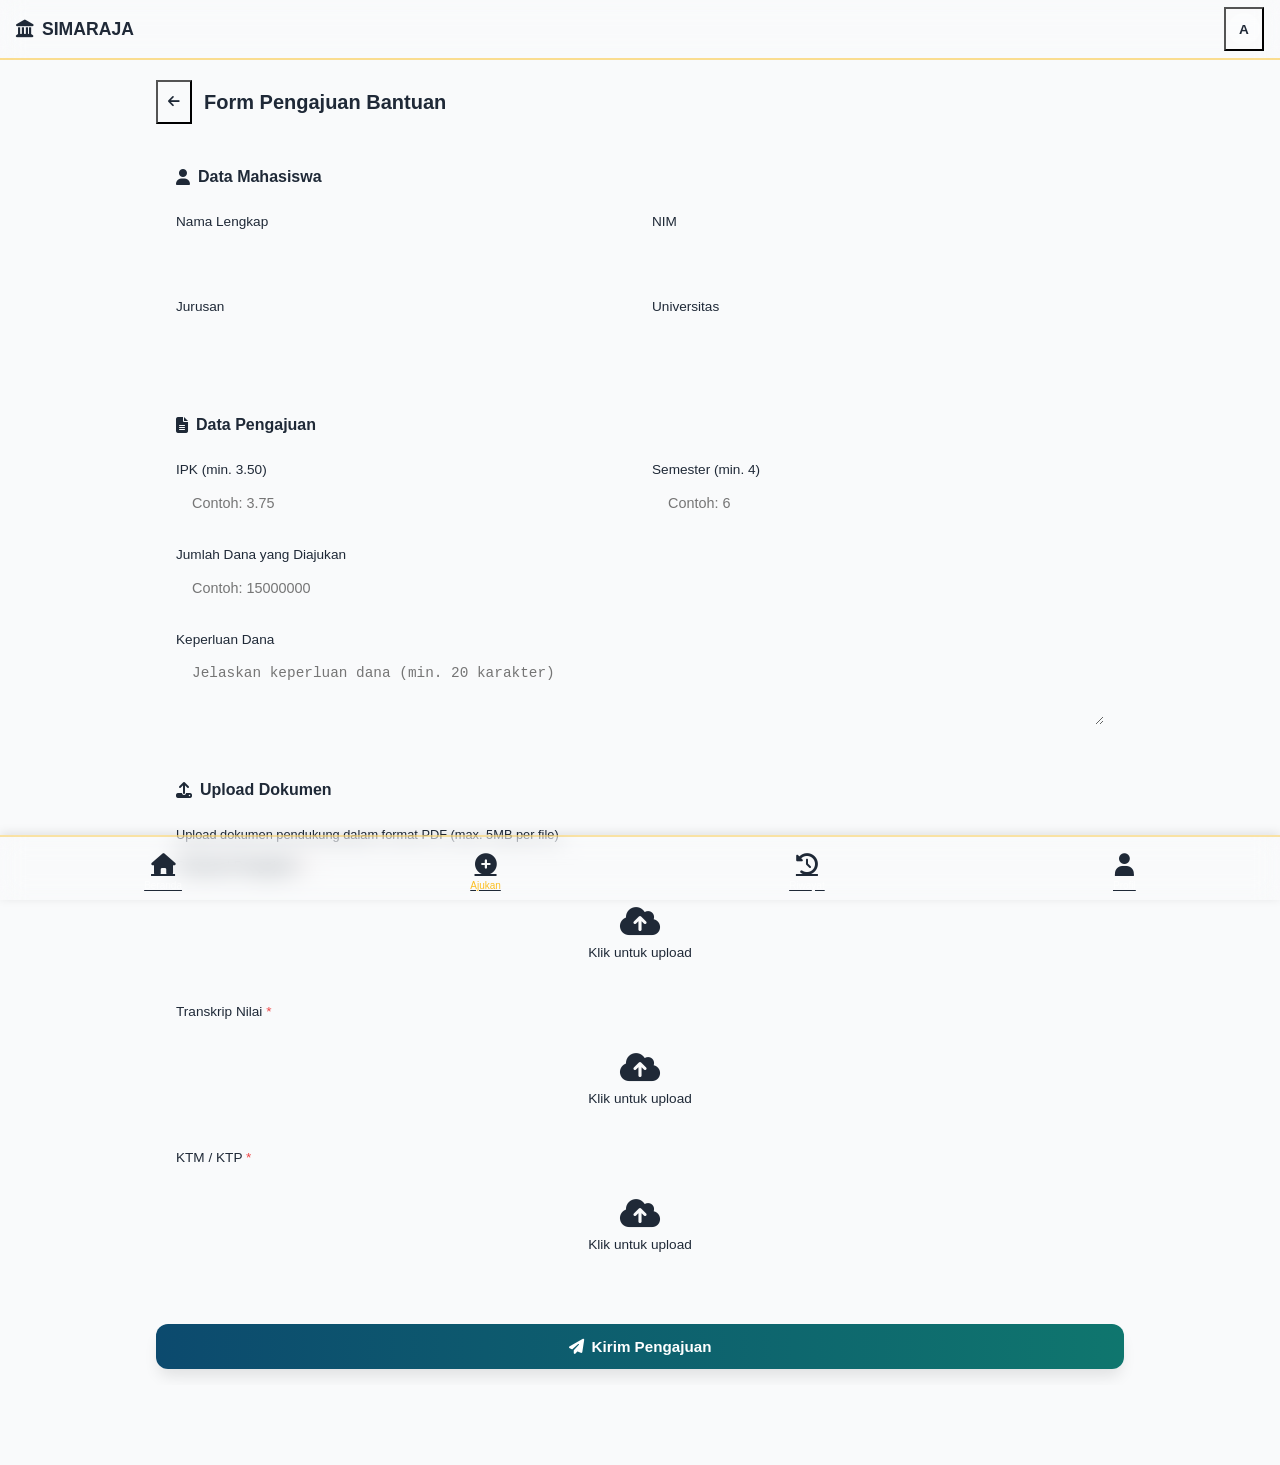
<file: pages/mahasiswa/pengajuan.html>
<!DOCTYPE html>
<html lang="id">
<head>
    <meta charset="UTF-8">
    <meta name="viewport" content="width=device-width, initial-scale=1.0">
    <meta name="description" content="Form Pengajuan Bantuan - SIMARAJA">
    <title>Ajukan Bantuan - SIMARAJA</title>
    
    <!-- Google Fonts -->
    <link rel="preconnect" href="https://fonts.googleapis.com">
    <link rel="preconnect" href="https://fonts.gstatic.com" crossorigin>
    <link href="https://fonts.googleapis.com/css2?family=Poppins:wght@300;400;500;600;700&display=swap" rel="stylesheet">
    
    <!-- Font Awesome Icons -->
    <link rel="stylesheet" href="https://cdnjs.cloudflare.com/ajax/libs/font-awesome/6.4.0/css/all.min.css">
    
    <!-- CSS Files -->
    <link rel="stylesheet" href="/css/style.css">
    <link rel="stylesheet" href="/css/dashboard.css">
    <link rel="stylesheet" href="/css/animation.css">
    <link rel="stylesheet" href="/css/responsive.css">
</head>
<body>
    <!-- Dashboard Page -->
    <div class="dashboard-page">
        <!-- Header -->
        <header class="dashboard-header">
            <h1><i class="fas fa-landmark"></i> SIMARAJA</h1>
            <div class="header-actions">
                <button class="user-menu-btn" onclick="toggleUserMenu()">
                    <div class="user-avatar-small" id="header-avatar">A</div>
                </button>
            </div>
        </header>

        <!-- User Dropdown Menu -->
        <div class="user-dropdown" id="user-dropdown">
            <div class="dropdown-header">
                <div class="dropdown-avatar" id="dropdown-avatar">A</div>
                <div>
                    <h4 id="dropdown-nama">Nama Mahasiswa</h4>
                    <p id="dropdown-email">email@example.com</p>
                </div>
            </div>
            <div class="dropdown-menu">
                <a href="/pages/mahasiswa/profile.html">
                    <i class="fas fa-user"></i> Profil Saya
                </a>
                <a href="#" onclick="confirmLogout()">
                    <i class="fas fa-sign-out-alt"></i> Keluar
                </a>
            </div>
        </div>

        <!-- Main Content -->
        <main class="dashboard-main">
            <section class="dashboard-section">
                <div class="section-title">
                    <button class="back-section-btn" onclick="window.location.href='/pages/mahasiswa/dashboard.html'">
                        <i class="fas fa-arrow-left"></i>
                    </button>
                    <h2>Form Pengajuan Bantuan</h2>
                </div>

                <form id="form-pengajuan" class="form-container" onsubmit="handlePengajuan(event)">
                    <!-- Data Mahasiswa -->
                    <div class="form-card">
                        <h3 class="form-card-title">
                            <i class="fas fa-user"></i> Data Mahasiswa
                        </h3>
                        <div class="form-grid">
                            <div class="form-group">
                                <label>Nama Lengkap</label>
                                <input type="text" id="peng-nama" readonly>
                            </div>
                            <div class="form-group">
                                <label>NIM</label>
                                <input type="text" id="peng-nim" readonly>
                            </div>
                            <div class="form-group">
                                <label>Jurusan</label>
                                <input type="text" id="peng-jurusan" readonly>
                            </div>
                            <div class="form-group">
                                <label>Universitas</label>
                                <input type="text" id="peng-universitas" readonly>
                            </div>
                        </div>
                    </div>

                    <!-- Data Pengajuan -->
                    <div class="form-card">
                        <h3 class="form-card-title">
                            <i class="fas fa-file-alt"></i> Data Pengajuan
                        </h3>
                        <div class="form-grid">
                            <div class="form-group">
                                <label>IPK <span class="text-muted">(min. 3.50)</span></label>
                                <input type="number" id="peng-ipk" step="0.01" min="0" max="4" placeholder="Contoh: 3.75" required>
                            </div>
                            <div class="form-group">
                                <label>Semester <span class="text-muted">(min. 4)</span></label>
                                <input type="number" id="peng-semester" min="1" max="14" placeholder="Contoh: 6" required>
                            </div>
                            <div class="form-group full-width">
                                <label>Jumlah Dana yang Diajukan</label>
                                <input type="number" id="peng-dana" min="100000" placeholder="Contoh: 15000000" required>
                            </div>
                            <div class="form-group full-width">
                                <label>Keperluan Dana</label>
                                <textarea id="peng-keperluan" rows="3" placeholder="Jelaskan keperluan dana (min. 20 karakter)" required minlength="20"></textarea>
                            </div>
                        </div>
                    </div>

                    <!-- Upload Dokumen -->
                    <div class="form-card">
                        <h3 class="form-card-title">
                            <i class="fas fa-upload"></i> Upload Dokumen
                        </h3>
                        <p class="form-card-desc">Upload dokumen pendukung dalam format PDF (max. 5MB per file)</p>
                        
                        <div class="upload-grid">
                            <div class="upload-item">
                                <label>Proposal Pengajuan <span class="required">*</span></label>
                                <div class="upload-box" id="upload-proposal" onclick="document.getElementById('file-proposal').click()">
                                    <input type="file" id="file-proposal" accept=".pdf" onchange="handleFileUpload(this, 'proposal')" hidden>
                                    <i class="fas fa-cloud-upload-alt"></i>
                                    <span class="upload-text">Klik untuk upload</span>
                                    <span class="upload-filename" id="filename-proposal"></span>
                                </div>
                            </div>

                            <div class="upload-item">
                                <label>Transkrip Nilai <span class="required">*</span></label>
                                <div class="upload-box" id="upload-transkrip" onclick="document.getElementById('file-transkrip').click()">
                                    <input type="file" id="file-transkrip" accept=".pdf" onchange="handleFileUpload(this, 'transkrip')" hidden>
                                    <i class="fas fa-cloud-upload-alt"></i>
                                    <span class="upload-text">Klik untuk upload</span>
                                    <span class="upload-filename" id="filename-transkrip"></span>
                                </div>
                            </div>

                            <div class="upload-item">
                                <label>KTM / KTP <span class="required">*</span></label>
                                <div class="upload-box" id="upload-ktm" onclick="document.getElementById('file-ktm').click()">
                                    <input type="file" id="file-ktm" accept=".pdf" onchange="handleFileUpload(this, 'ktm')" hidden>
                                    <i class="fas fa-cloud-upload-alt"></i>
                                    <span class="upload-text">Klik untuk upload</span>
                                    <span class="upload-filename" id="filename-ktm"></span>
                                </div>
                            </div>
                        </div>
                    </div>

                    <button type="submit" class="btn btn-primary btn-full btn-submit">
                        <i class="fas fa-paper-plane"></i> Kirim Pengajuan
                    </button>
                </form>
            </section>
        </main>

        <!-- Bottom Navigation -->
        <nav class="bottom-nav">
            <a href="/pages/mahasiswa/dashboard.html" class="nav-item">
                <i class="fas fa-home"></i>
                <span>Beranda</span>
            </a>
            <a href="/pages/mahasiswa/pengajuan.html" class="nav-item active">
                <i class="fas fa-plus-circle"></i>
                <span>Ajukan</span>
            </a>
            <a href="/pages/mahasiswa/riwayat.html" class="nav-item">
                <i class="fas fa-history"></i>
                <span>Riwayat</span>
            </a>
            <a href="/pages/mahasiswa/profile.html" class="nav-item">
                <i class="fas fa-user"></i>
                <span>Profil</span>
            </a>
        </nav>
    </div>

    <!-- Toast Container -->
    <div id="toast-container" class="toast-container"></div>
    
    <!-- Modal -->
    <div id="modal" class="modal hidden">
        <div class="modal-content">
            <div class="modal-header">
                <h3 id="modal-title">Konfirmasi</h3>
                <button class="modal-close" onclick="closeModal()">
                    <i class="fas fa-times"></i>
                </button>
            </div>
            <div class="modal-body" id="modal-body">
                <p id="modal-message">Apakah Anda yakin?</p>
            </div>
            <div class="modal-footer" id="modal-footer">
                <button class="btn btn-secondary" onclick="closeModal()">Batal</button>
                <button class="btn btn-primary" id="modal-confirm">Ya, Lanjutkan</button>
            </div>
        </div>
    </div>

    <!-- JavaScript Files -->
    <script src="/js/json-handler.js"></script>
    <script src="/js/script.js"></script>
    <script src="/js/auth.js"></script>
    
    <script>
        // Check login status
        let currentUser = null;
        let uploadedFiles = { proposal: null, transkrip: null, ktm: null };
        
        // Initialize
        function init() {
            const userData = localStorage.getItem('simaraja_current_user');
            if (userData) {
                currentUser = JSON.parse(userData);
            }
            
            if (!currentUser) {
                window.location.href = '/pages/auth/login-mahasiswa.html';
                return;
            }
            
            // Fill form with user data
            document.getElementById('header-avatar').textContent = currentUser.nama.charAt(0).toUpperCase();
            document.getElementById('dropdown-avatar').textContent = currentUser.nama.charAt(0).toUpperCase();
            document.getElementById('dropdown-nama').textContent = currentUser.nama;
            document.getElementById('dropdown-email').textContent = currentUser.email;
            
            document.getElementById('peng-nama').value = currentUser.nama;
            document.getElementById('peng-nim').value = currentUser.nim;
            document.getElementById('peng-jurusan').value = currentUser.jurusan;
            document.getElementById('peng-universitas').value = currentUser.universitas;
        }
        
        // Handle file upload
        function handleFileUpload(input, type) {
            const file = input.files[0];
            
            if (!file) return;
            
            if (file.type !== 'application/pdf') {
                showToast('Hanya file PDF yang diizinkan!', 'error');
                input.value = '';
                return;
            }
            
            if (file.size > 5 * 1024 * 1024) {
                showToast('Ukuran file maksimal 5MB!', 'error');
                input.value = '';
                return;
            }
            
            const reader = new FileReader();
            reader.onload = function(e) {
                uploadedFiles[type] = { name: file.name, data: e.target.result };
                
                document.getElementById('upload-' + type).classList.add('uploaded');
                document.getElementById('filename-' + type).textContent = file.name;
                
                showToast('File berhasil diupload: ' + file.name, 'success');
            };
            reader.readAsDataURL(file);
        }
        
        // Handle pengajuan
        function handlePengajuan(event) {
            event.preventDefault();
            
            const ipk = parseFloat(document.getElementById('peng-ipk').value);
            const semester = parseInt(document.getElementById('peng-semester').value);
            const dana = parseInt(document.getElementById('peng-dana').value);
            const keperluan = document.getElementById('peng-keperluan').value.trim();
            
            if (ipk < 3.50) {
                showToast('IPK minimal 3.50 untuk mengajukan bantuan!', 'error');
                return;
            }
            
            if (semester < 4) {
                showToast('Semester minimal 4 untuk mengajukan bantuan!', 'error');
                return;
            }
            
            if (keperluan.length < 20) {
                showToast('Keperluan minimal 20 karakter!', 'error');
                return;
            }
            
            if (!uploadedFiles.proposal || !uploadedFiles.transkrip || !uploadedFiles.ktm) {
                showToast('Mohon upload semua dokumen yang diperlukan!', 'error');
                return;
            }
            
            // Create pengajuan
            const pengajuanList = JSON.parse(localStorage.getItem('simaraja_pengajuan') || '[]');
            const newPengajuan = {
                id: pengajuanList.length > 0 ? Math.max(...pengajuanList.map(p => p.id)) + 1 : 1,
                userId: currentUser.id,
                ipk: ipk,
                semester: semester,
                dana: dana,
                keperluan: keperluan,
                dokumen: uploadedFiles,
                tanggal: new Date().toISOString().split('T')[0],
                status: 'pending',
                catatan: ''
            };
            
            pengajuanList.push(newPengajuan);
            localStorage.setItem('simaraja_pengajuan', JSON.stringify(pengajuanList));
            
            showToast('Pengajuan berhasil dikirim!', 'success');
            
            setTimeout(() => {
                window.location.href = '/pages/mahasiswa/riwayat.html';
            }, 1000);
        }
        
        // User menu toggle
        function toggleUserMenu() {
            document.getElementById('user-dropdown').classList.toggle('active');
        }
        
        // Close dropdown when clicking outside
        document.addEventListener('click', function(e) {
            if (!e.target.closest('.user-menu-btn') && !e.target.closest('.user-dropdown')) {
                document.getElementById('user-dropdown').classList.remove('active');
            }
        });
        
        // Logout
        function confirmLogout() {
            showModal('Konfirmasi Keluar', 'Apakah Anda yakin ingin keluar dari akun?', function() {
                localStorage.removeItem('simaraja_current_user');
                window.location.href = '/';
            });
        }
        
        // Modal functions
        function showModal(title, message, onConfirm) {
            document.getElementById('modal-title').textContent = title;
            document.getElementById('modal-message').textContent = message;
            document.getElementById('modal').classList.remove('hidden');
            document.getElementById('modal-confirm').onclick = onConfirm;
        }
        
        function closeModal() {
            document.getElementById('modal').classList.add('hidden');
        }
        
        // Initialize
        document.addEventListener('DOMContentLoaded', init);
    </script>
</body>
</html>
</file>
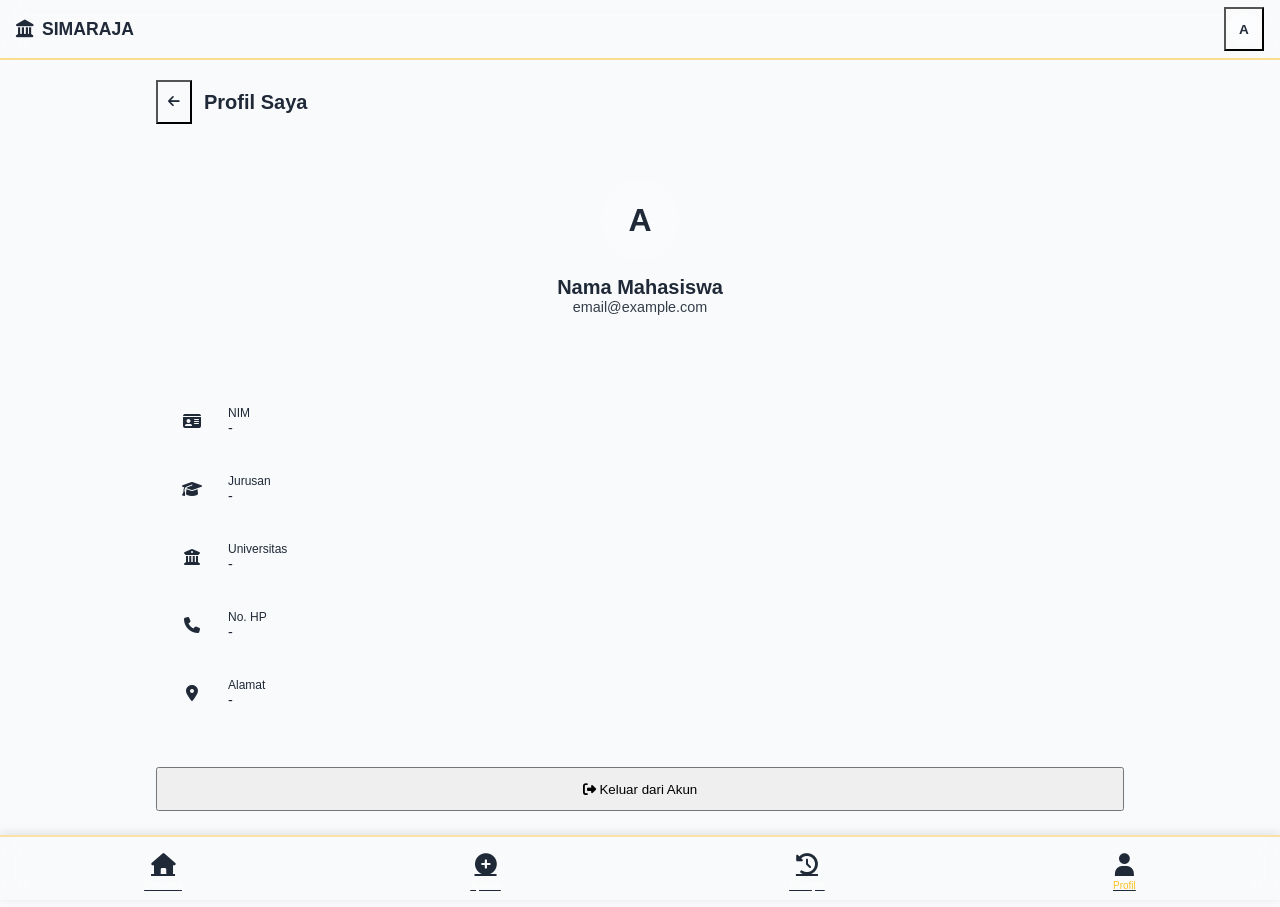
<file: pages/mahasiswa/profile.html>
<!DOCTYPE html>
<html lang="id">
<head>
    <meta charset="UTF-8">
    <meta name="viewport" content="width=device-width, initial-scale=1.0">
    <meta name="description" content="Profil Mahasiswa - SIMARAJA">
    <title>Profil - SIMARAJA</title>
    
    <!-- Google Fonts -->
    <link rel="preconnect" href="https://fonts.googleapis.com">
    <link rel="preconnect" href="https://fonts.gstatic.com" crossorigin>
    <link href="https://fonts.googleapis.com/css2?family=Poppins:wght@300;400;500;600;700&display=swap" rel="stylesheet">
    
    <!-- Font Awesome Icons -->
    <link rel="stylesheet" href="https://cdnjs.cloudflare.com/ajax/libs/font-awesome/6.4.0/css/all.min.css">
    
    <!-- CSS Files -->
    <link rel="stylesheet" href="/css/style.css">
    <link rel="stylesheet" href="/css/dashboard.css">
    <link rel="stylesheet" href="/css/animation.css">
    <link rel="stylesheet" href="/css/responsive.css">
</head>
<body>
    <!-- Dashboard Page -->
    <div class="dashboard-page">
        <!-- Header -->
        <header class="dashboard-header">
            <h1><i class="fas fa-landmark"></i> SIMARAJA</h1>
            <div class="header-actions">
                <button class="user-menu-btn" onclick="toggleUserMenu()">
                    <div class="user-avatar-small" id="header-avatar">A</div>
                </button>
            </div>
        </header>

        <!-- User Dropdown Menu -->
        <div class="user-dropdown" id="user-dropdown">
            <div class="dropdown-header">
                <div class="dropdown-avatar" id="dropdown-avatar">A</div>
                <div>
                    <h4 id="dropdown-nama">Nama Mahasiswa</h4>
                    <p id="dropdown-email">email@example.com</p>
                </div>
            </div>
            <div class="dropdown-menu">
                <a href="/pages/mahasiswa/profile.html">
                    <i class="fas fa-user"></i> Profil Saya
                </a>
                <a href="#" onclick="confirmLogout()">
                    <i class="fas fa-sign-out-alt"></i> Keluar
                </a>
            </div>
        </div>

        <!-- Main Content -->
        <main class="dashboard-main">
            <section class="dashboard-section">
                <div class="section-title">
                    <button class="back-section-btn" onclick="window.location.href='/pages/mahasiswa/dashboard.html'">
                        <i class="fas fa-arrow-left"></i>
                    </button>
                    <h2>Profil Saya</h2>
                </div>

                <div class="profile-container">
                    <div class="profile-header-card">
                        <div class="profile-avatar-large" id="profile-avatar">A</div>
                        <h3 id="profile-nama">Nama Mahasiswa</h3>
                        <p id="profile-email">email@example.com</p>
                    </div>

                    <div class="profile-details-card">
                        <div class="profile-detail-item">
                            <i class="fas fa-id-card"></i>
                            <div>
                                <span class="label">NIM</span>
                                <span class="value" id="profile-nim">-</span>
                            </div>
                        </div>
                        <div class="profile-detail-item">
                            <i class="fas fa-graduation-cap"></i>
                            <div>
                                <span class="label">Jurusan</span>
                                <span class="value" id="profile-jurusan">-</span>
                            </div>
                        </div>
                        <div class="profile-detail-item">
                            <i class="fas fa-university"></i>
                            <div>
                                <span class="label">Universitas</span>
                                <span class="value" id="profile-univ">-</span>
                            </div>
                        </div>
                        <div class="profile-detail-item">
                            <i class="fas fa-phone"></i>
                            <div>
                                <span class="label">No. HP</span>
                                <span class="value" id="profile-hp">-</span>
                            </div>
                        </div>
                        <div class="profile-detail-item">
                            <i class="fas fa-map-marker-alt"></i>
                            <div>
                                <span class="label">Alamat</span>
                                <span class="value" id="profile-alamat">-</span>
                            </div>
                        </div>
                    </div>

                    <button class="btn btn-danger btn-full" onclick="confirmLogout()">
                        <i class="fas fa-sign-out-alt"></i> Keluar dari Akun
                    </button>
                </div>
            </section>
        </main>

        <!-- Bottom Navigation -->
        <nav class="bottom-nav">
            <a href="/pages/mahasiswa/dashboard.html" class="nav-item">
                <i class="fas fa-home"></i>
                <span>Beranda</span>
            </a>
            <a href="/pages/mahasiswa/pengajuan.html" class="nav-item">
                <i class="fas fa-plus-circle"></i>
                <span>Ajukan</span>
            </a>
            <a href="/pages/mahasiswa/riwayat.html" class="nav-item">
                <i class="fas fa-history"></i>
                <span>Riwayat</span>
            </a>
            <a href="/pages/mahasiswa/profile.html" class="nav-item active">
                <i class="fas fa-user"></i>
                <span>Profil</span>
            </a>
        </nav>
    </div>

    <!-- Toast Container -->
    <div id="toast-container" class="toast-container"></div>
    
    <!-- Modal -->
    <div id="modal" class="modal hidden">
        <div class="modal-content">
            <div class="modal-header">
                <h3 id="modal-title">Konfirmasi</h3>
                <button class="modal-close" onclick="closeModal()">
                    <i class="fas fa-times"></i>
                </button>
            </div>
            <div class="modal-body" id="modal-body">
                <p id="modal-message">Apakah Anda yakin?</p>
            </div>
            <div class="modal-footer" id="modal-footer">
                <button class="btn btn-secondary" onclick="closeModal()">Batal</button>
                <button class="btn btn-primary" id="modal-confirm">Ya, Lanjutkan</button>
            </div>
        </div>
    </div>

    <!-- JavaScript Files -->
    <script src="/js/json-handler.js"></script>
    <script src="/js/script.js"></script>
    <script src="/js/auth.js"></script>
    
    <script>
        // Check login status
        let currentUser = null;
        
        // Initialize
        function init() {
            const userData = localStorage.getItem('simaraja_current_user');
            if (userData) {
                currentUser = JSON.parse(userData);
            }
            
            if (!currentUser) {
                window.location.href = '/pages/auth/login-mahasiswa.html';
                return;
            }
            
            // Update user info
            document.getElementById('header-avatar').textContent = currentUser.nama.charAt(0).toUpperCase();
            document.getElementById('dropdown-avatar').textContent = currentUser.nama.charAt(0).toUpperCase();
            document.getElementById('dropdown-nama').textContent = currentUser.nama;
            document.getElementById('dropdown-email').textContent = currentUser.email;
            
            // Update profile
            document.getElementById('profile-avatar').textContent = currentUser.nama.charAt(0).toUpperCase();
            document.getElementById('profile-nama').textContent = currentUser.nama;
            document.getElementById('profile-email').textContent = currentUser.email;
            document.getElementById('profile-nim').textContent = currentUser.nim;
            document.getElementById('profile-jurusan').textContent = currentUser.jurusan;
            document.getElementById('profile-univ').textContent = currentUser.universitas;
            document.getElementById('profile-hp').textContent = currentUser.hp;
            document.getElementById('profile-alamat').textContent = currentUser.alamat;
        }
        
        // User menu toggle
        function toggleUserMenu() {
            document.getElementById('user-dropdown').classList.toggle('active');
        }
        
        // Close dropdown when clicking outside
        document.addEventListener('click', function(e) {
            if (!e.target.closest('.user-menu-btn') && !e.target.closest('.user-dropdown')) {
                document.getElementById('user-dropdown').classList.remove('active');
            }
        });
        
        // Logout
        function confirmLogout() {
            showModal('Konfirmasi Keluar', 'Apakah Anda yakin ingin keluar dari akun?', function() {
                localStorage.removeItem('simaraja_current_user');
                window.location.href = '/';
            });
        }
        
        // Modal functions
        function showModal(title, message, onConfirm) {
            document.getElementById('modal-title').textContent = title;
            document.getElementById('modal-message').textContent = message;
            document.getElementById('modal').classList.remove('hidden');
            document.getElementById('modal-confirm').onclick = onConfirm;
        }
        
        function closeModal() {
            document.getElementById('modal').classList.add('hidden');
        }
        
        // Initialize
        document.addEventListener('DOMContentLoaded', init);
    </script>
</body>
</html>
</file>
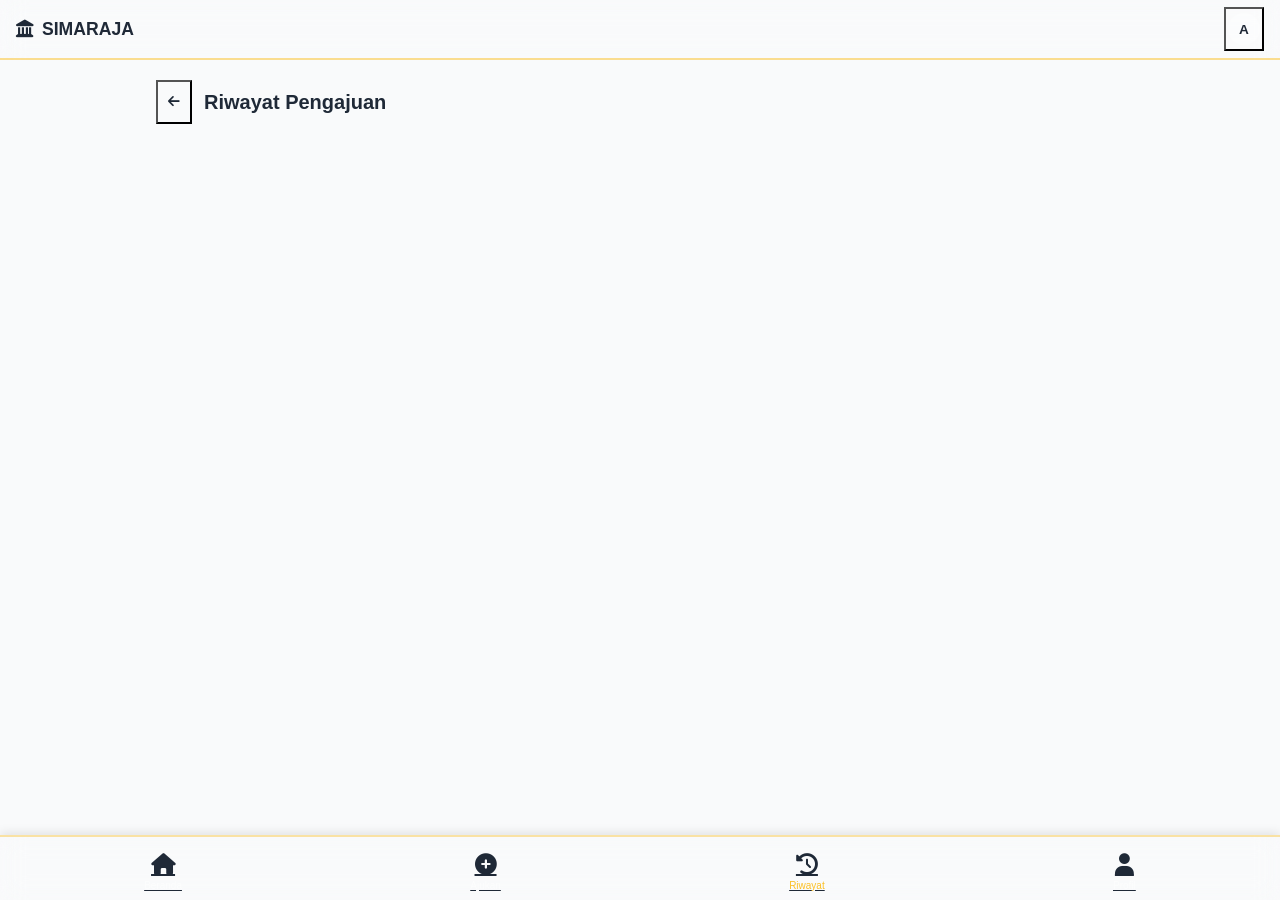
<file: pages/mahasiswa/riwayat.html>
<!DOCTYPE html>
<html lang="id">
<head>
    <meta charset="UTF-8">
    <meta name="viewport" content="width=device-width, initial-scale=1.0">
    <meta name="description" content="Riwayat Pengajuan - SIMARAJA">
    <title>Riwayat Pengajuan - SIMARAJA</title>
    
    <!-- Google Fonts -->
    <link rel="preconnect" href="https://fonts.googleapis.com">
    <link rel="preconnect" href="https://fonts.gstatic.com" crossorigin>
    <link href="https://fonts.googleapis.com/css2?family=Poppins:wght@300;400;500;600;700&display=swap" rel="stylesheet">
    
    <!-- Font Awesome Icons -->
    <link rel="stylesheet" href="https://cdnjs.cloudflare.com/ajax/libs/font-awesome/6.4.0/css/all.min.css">
    
    <!-- CSS Files -->
    <link rel="stylesheet" href="/css/style.css">
    <link rel="stylesheet" href="/css/dashboard.css">
    <link rel="stylesheet" href="/css/animation.css">
    <link rel="stylesheet" href="/css/responsive.css">
</head>
<body>
    <!-- Dashboard Page -->
    <div class="dashboard-page">
        <!-- Header -->
        <header class="dashboard-header">
            <h1><i class="fas fa-landmark"></i> SIMARAJA</h1>
            <div class="header-actions">
                <button class="user-menu-btn" onclick="toggleUserMenu()">
                    <div class="user-avatar-small" id="header-avatar">A</div>
                </button>
            </div>
        </header>

        <!-- User Dropdown Menu -->
        <div class="user-dropdown" id="user-dropdown">
            <div class="dropdown-header">
                <div class="dropdown-avatar" id="dropdown-avatar">A</div>
                <div>
                    <h4 id="dropdown-nama">Nama Mahasiswa</h4>
                    <p id="dropdown-email">email@example.com</p>
                </div>
            </div>
            <div class="dropdown-menu">
                <a href="/pages/mahasiswa/profile.html">
                    <i class="fas fa-user"></i> Profil Saya
                </a>
                <a href="#" onclick="confirmLogout()">
                    <i class="fas fa-sign-out-alt"></i> Keluar
                </a>
            </div>
        </div>

        <!-- Main Content -->
        <main class="dashboard-main">
            <section class="dashboard-section">
                <div class="section-title">
                    <button class="back-section-btn" onclick="window.location.href='/pages/mahasiswa/dashboard.html'">
                        <i class="fas fa-arrow-left"></i>
                    </button>
                    <h2>Riwayat Pengajuan</h2>
                </div>

                <div id="riwayat-list" class="riwayat-list">
                    <!-- Populated by JS -->
                </div>
            </section>
        </main>

        <!-- Bottom Navigation -->
        <nav class="bottom-nav">
            <a href="/pages/mahasiswa/dashboard.html" class="nav-item">
                <i class="fas fa-home"></i>
                <span>Beranda</span>
            </a>
            <a href="/pages/mahasiswa/pengajuan.html" class="nav-item">
                <i class="fas fa-plus-circle"></i>
                <span>Ajukan</span>
            </a>
            <a href="/pages/mahasiswa/riwayat.html" class="nav-item active">
                <i class="fas fa-history"></i>
                <span>Riwayat</span>
            </a>
            <a href="/pages/mahasiswa/profile.html" class="nav-item">
                <i class="fas fa-user"></i>
                <span>Profil</span>
            </a>
        </nav>
    </div>

    <!-- Toast Container -->
    <div id="toast-container" class="toast-container"></div>
    
    <!-- Modal -->
    <div id="modal" class="modal hidden">
        <div class="modal-content">
            <div class="modal-header">
                <h3 id="modal-title">Konfirmasi</h3>
                <button class="modal-close" onclick="closeModal()">
                    <i class="fas fa-times"></i>
                </button>
            </div>
            <div class="modal-body" id="modal-body">
                <p id="modal-message">Apakah Anda yakin?</p>
            </div>
            <div class="modal-footer" id="modal-footer">
                <button class="btn btn-secondary" onclick="closeModal()">Batal</button>
                <button class="btn btn-primary" id="modal-confirm">Ya, Lanjutkan</button>
            </div>
        </div>
    </div>

    <!-- JavaScript Files -->
    <script src="/js/json-handler.js"></script>
    <script src="/js/script.js"></script>
    <script src="/js/auth.js"></script>
    
    <script>
        // Check login status
        let currentUser = null;
        
        // Initialize
        function init() {
            const userData = localStorage.getItem('simaraja_current_user');
            if (userData) {
                currentUser = JSON.parse(userData);
            }
            
            if (!currentUser) {
                window.location.href = '/pages/auth/login-mahasiswa.html';
                return;
            }
            
            // Update user info
            document.getElementById('header-avatar').textContent = currentUser.nama.charAt(0).toUpperCase();
            document.getElementById('dropdown-avatar').textContent = currentUser.nama.charAt(0).toUpperCase();
            document.getElementById('dropdown-nama').textContent = currentUser.nama;
            document.getElementById('dropdown-email').textContent = currentUser.email;
            
            // Load riwayat
            loadRiwayat();
        }
        
        // Load riwayat pengajuan
        function loadRiwayat() {
            const container = document.getElementById('riwayat-list');
            const pengajuanList = JSON.parse(localStorage.getItem('simaraja_pengajuan') || '[]');
            const userPengajuan = pengajuanList.filter(p => p.userId === currentUser.id);
            
            if (userPengajuan.length === 0) {
                container.innerHTML = `
                    <div class="empty-state">
                        <i class="fas fa-inbox"></i>
                        <p>Belum ada riwayat pengajuan</p>
                    </div>
                `;
                return;
            }
            
            // Sort by date (newest first)
            userPengajuan.sort((a, b) => new Date(b.tanggal) - new Date(a.tanggal));
            
            container.innerHTML = userPengajuan.map(item => `
                <div class="riwayat-card" id="riwayat-${item.id}">
                    <div class="riwayat-header" onclick="toggleRiwayat(${item.id})">
                        <div class="riwayat-info-main">
                            <span class="riwayat-date">${formatDate(item.tanggal)}</span>
                            <span class="riwayat-amount">${formatCurrency(item.dana)}</span>
                        </div>
                        <div class="riwayat-toggle">
                            <span class="status-badge status-${item.status}">
                                <i class="fas fa-${getStatusIcon(item.status)}"></i>
                                ${capitalizeFirst(item.status)}
                            </span>
                            <i class="fas fa-chevron-down"></i>
                        </div>
                    </div>
                    <div class="riwayat-detail">
                        <div class="riwayat-detail-grid">
                            <div class="riwayat-detail-item">
                                <span>IPK</span>
                                <strong>${item.ipk.toFixed(2)}</strong>
                            </div>
                            <div class="riwayat-detail-item">
                                <span>Semester</span>
                                <strong>${item.semester}</strong>
                            </div>
                            <div class="riwayat-detail-item" style="grid-column: 1 / -1;">
                                <span>Keperluan</span>
                                <strong>${item.keperluan}</strong>
                            </div>
                        </div>
                        
                        ${item.dokumen ? `
                        <div class="riwayat-docs">
                            <div class="riwayat-docs-title">Dokumen Pendukung:</div>
                            <div class="riwayat-doc-list">
                                <div class="doc-badge">
                                    <i class="fas fa-file-pdf"></i>
                                    ${item.dokumen.proposal?.name || 'Proposal'}
                                </div>
                                <div class="doc-badge">
                                    <i class="fas fa-file-pdf"></i>
                                    ${item.dokumen.transkrip?.name || 'Transkrip'}
                                </div>
                                <div class="doc-badge">
                                    <i class="fas fa-file-pdf"></i>
                                    ${item.dokumen.ktm?.name || 'KTM/KTP'}
                                </div>
                            </div>
                        </div>
                        ` : ''}
                        
                        ${item.catatan ? `
                        <div class="riwayat-catatan">
                            <strong>Catatan:</strong> ${item.catatan}
                        </div>
                        ` : ''}
                    </div>
                </div>
            `).join('');
        }
        
        // Toggle riwayat card
        function toggleRiwayat(id) {
            const card = document.getElementById('riwayat-' + id);
            card.classList.toggle('expanded');
        }
        
        // Format currency
        function formatCurrency(amount) {
            return new Intl.NumberFormat('id-ID', {
                style: 'currency',
                currency: 'IDR',
                minimumFractionDigits: 0
            }).format(amount);
        }
        
        // Format date
        function formatDate(dateString) {
            return new Date(dateString).toLocaleDateString('id-ID', {
                day: 'numeric',
                month: 'long',
                year: 'numeric'
            });
        }
        
        // Capitalize first letter
        function capitalizeFirst(str) {
            return str.charAt(0).toUpperCase() + str.slice(1);
        }
        
        // Get status icon
        function getStatusIcon(status) {
            const icons = {
                'pending': 'clock',
                'diproses': 'spinner',
                'disetujui': 'check-circle',
                'ditolak': 'times-circle'
            };
            return icons[status] || 'circle';
        }
        
        // User menu toggle
        function toggleUserMenu() {
            document.getElementById('user-dropdown').classList.toggle('active');
        }
        
        // Close dropdown when clicking outside
        document.addEventListener('click', function(e) {
            if (!e.target.closest('.user-menu-btn') && !e.target.closest('.user-dropdown')) {
                document.getElementById('user-dropdown').classList.remove('active');
            }
        });
        
        // Logout
        function confirmLogout() {
            showModal('Konfirmasi Keluar', 'Apakah Anda yakin ingin keluar dari akun?', function() {
                localStorage.removeItem('simaraja_current_user');
                window.location.href = '/';
            });
        }
        
        // Modal functions
        function showModal(title, message, onConfirm) {
            document.getElementById('modal-title').textContent = title;
            document.getElementById('modal-message').textContent = message;
            document.getElementById('modal').classList.remove('hidden');
            document.getElementById('modal-confirm').onclick = onConfirm;
        }
        
        function closeModal() {
            document.getElementById('modal').classList.add('hidden');
        }
        
        // Initialize
        document.addEventListener('DOMContentLoaded', init);
    </script>
</body>
</html>
</file>
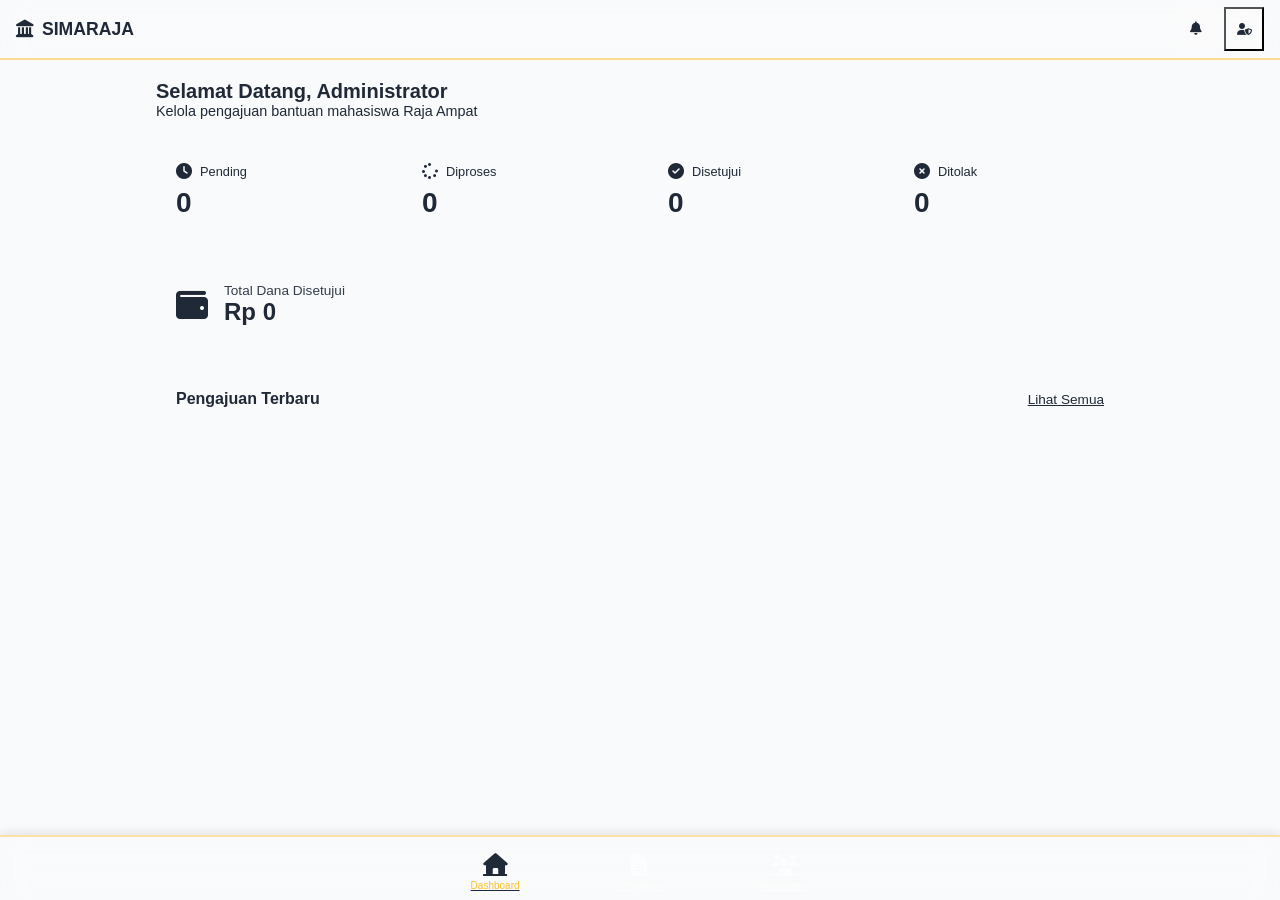
<file: pages/pemerintah/dashboard-admin.html>
<!DOCTYPE html>
<html lang="id">
<head>
    <meta charset="UTF-8">
    <meta name="viewport" content="width=device-width, initial-scale=1.0">
    <meta name="description" content="Dashboard Admin Pemerintah - SIMARAJA">
    <title>Dashboard Admin - SIMARAJA</title>
    
    <!-- Google Fonts -->
    <link rel="preconnect" href="https://fonts.googleapis.com">
    <link rel="preconnect" href="https://fonts.gstatic.com" crossorigin>
    <link href="https://fonts.googleapis.com/css2?family=Poppins:wght@300;400;500;600;700&display=swap" rel="stylesheet">
    
    <!-- Font Awesome Icons -->
    <link rel="stylesheet" href="https://cdnjs.cloudflare.com/ajax/libs/font-awesome/6.4.0/css/all.min.css">
    
    <!-- CSS Files -->
    <link rel="stylesheet" href="/css/style.css">
    <link rel="stylesheet" href="/css/dashboard.css">
    <link rel="stylesheet" href="/css/animation.css">
    <link rel="stylesheet" href="/css/responsive.css">
</head>
<body>
    <!-- Dashboard Page -->
    <div class="dashboard-page admin-page">
        <!-- Header -->
        <header class="dashboard-header admin-header">
            <h1><i class="fas fa-landmark"></i> SIMARAJA</h1>
            <div class="header-actions">
                <button class="notif-btn" onclick="showToast('Fitur notifikasi', 'info')">
                    <i class="fas fa-bell"></i>
                    <span class="notif-badge" id="admin-notif-badge" style="display: none;">0</span>
                </button>
                <button class="user-menu-btn" onclick="toggleAdminMenu()">
                    <div class="user-avatar-small admin">
                        <i class="fas fa-user-shield"></i>
                    </div>
                </button>
            </div>
        </header>

        <!-- Admin Dropdown Menu -->
        <div class="user-dropdown" id="admin-dropdown">
            <div class="dropdown-header">
                <div class="dropdown-avatar admin">
                    <i class="fas fa-user-shield"></i>
                </div>
                <div>
                    <h4>Administrator</h4>
                    <p>Pemerintah Raja Ampat</p>
                </div>
            </div>
            <div class="dropdown-menu">
                <a href="#" onclick="confirmLogout()">
                    <i class="fas fa-sign-out-alt"></i> Keluar
                </a>
            </div>
        </div>

        <!-- Main Content -->
        <main class="dashboard-main">
            <!-- Dashboard Section -->
            <section id="admin-dashboard" class="dashboard-section">
                <div class="admin-welcome">
                    <h2>Selamat Datang, Administrator</h2>
                    <p>Kelola pengajuan bantuan mahasiswa Raja Ampat</p>
                </div>

                <!-- Stats Cards -->
                <div class="admin-stats-grid">
                    <div class="admin-stat-card pending">
                        <div class="stat-card-header">
                            <i class="fas fa-clock"></i>
                            <span>Pending</span>
                        </div>
                        <div class="stat-card-value" id="admin-pending">0</div>
                    </div>
                    <div class="admin-stat-card diproses">
                        <div class="stat-card-header">
                            <i class="fas fa-spinner"></i>
                            <span>Diproses</span>
                        </div>
                        <div class="stat-card-value" id="admin-diproses">0</div>
                    </div>
                    <div class="admin-stat-card disetujui">
                        <div class="stat-card-header">
                            <i class="fas fa-check-circle"></i>
                            <span>Disetujui</span>
                        </div>
                        <div class="stat-card-value" id="admin-disetujui">0</div>
                    </div>
                    <div class="admin-stat-card ditolak">
                        <div class="stat-card-header">
                            <i class="fas fa-times-circle"></i>
                            <span>Ditolak</span>
                        </div>
                        <div class="stat-card-value" id="admin-ditolak">0</div>
                    </div>
                </div>

                <!-- Total Dana -->
                <div class="total-dana-card">
                    <i class="fas fa-wallet"></i>
                    <div>
                        <span class="dana-label">Total Dana Disetujui</span>
                        <span class="dana-value" id="total-dana-disetujui">Rp 0</span>
                    </div>
                </div>

                <!-- Recent Proposals -->
                <div class="recent-proposals">
                    <div class="section-header-row">
                        <h3>Pengajuan Terbaru</h3>
                        <a href="/pages/pemerintah/verifikasi.html" class="view-all">Lihat Semua</a>
                    </div>
                    <div id="recent-proposals-list">
                        <!-- Populated by JS -->
                    </div>
                </div>
            </section>
        </main>

        <!-- Bottom Navigation -->
        <nav class="bottom-nav admin-nav">
            <a href="/pages/pemerintah/dashboard-admin.html" class="nav-item active">
                <i class="fas fa-home"></i>
                <span>Dashboard</span>
            </a>
            <a href="/pages/pemerintah/verifikasi.html" class="nav-item">
                <i class="fas fa-file-alt"></i>
                <span>Pengajuan</span>
            </a>
            <a href="/pages/pemerintah/laporan.html" class="nav-item">
                <i class="fas fa-users"></i>
                <span>Mahasiswa</span>
            </a>
        </nav>
    </div>

    <!-- Toast Container -->
    <div id="toast-container" class="toast-container"></div>
    
    <!-- Modal -->
    <div id="modal" class="modal hidden">
        <div class="modal-content">
            <div class="modal-header">
                <h3 id="modal-title">Konfirmasi</h3>
                <button class="modal-close" onclick="closeModal()">
                    <i class="fas fa-times"></i>
                </button>
            </div>
            <div class="modal-body" id="modal-body">
                <p id="modal-message">Apakah Anda yakin?</p>
            </div>
            <div class="modal-footer" id="modal-footer">
                <button class="btn btn-secondary" onclick="closeModal()">Batal</button>
                <button class="btn btn-primary" id="modal-confirm">Ya, Lanjutkan</button>
            </div>
        </div>
    </div>

    <!-- JavaScript Files -->
    <script src="/js/json-handler.js"></script>
    <script src="/js/script.js"></script>
    <script src="/js/auth.js"></script>
    <script src="/js/dashboard.js"></script>
    
    <script>
        // Check login status
        let currentUser = null;
        
        // Check if user is logged in
        function checkLoginStatus() {
            const userData = localStorage.getItem('simaraja_current_user');
            if (userData) {
                currentUser = JSON.parse(userData);
            }
            
            if (!currentUser || currentUser.role !== 'admin') {
                window.location.href = '/pages/auth/login-pemerintah.html';
                return false;
            }
            return true;
        }
        
        // Initialize dashboard
        function initDashboard() {
            if (!checkLoginStatus()) return;
            
            // Update stats
            const stats = getAdminStatistics();
            document.getElementById('admin-pending').textContent = stats.pending;
            document.getElementById('admin-diproses').textContent = stats.diproses;
            document.getElementById('admin-disetujui').textContent = stats.disetujui;
            document.getElementById('admin-ditolak').textContent = stats.ditolak;
            
            // Update total dana
            document.getElementById('total-dana-disetujui').textContent = formatCurrency(stats.totalDana);
            
            // Update notification badge
            const badge = document.getElementById('admin-notif-badge');
            if (stats.pending > 0) {
                badge.textContent = stats.pending;
                badge.style.display = 'flex';
            }
            
            // Update recent proposals
            updateRecentProposals();
        }
        
        // Update recent proposals
        function updateRecentProposals() {
            const container = document.getElementById('recent-proposals-list');
            const pengajuanData = getPengajuan();
            const users = getUsers();
            
            const recentPengajuan = [...pengajuanData]
                .sort((a, b) => new Date(b.tanggal) - new Date(a.tanggal))
                .slice(0, 3);
            
            if (recentPengajuan.length === 0) {
                container.innerHTML = `
                    <div class="empty-state">
                        <i class="fas fa-inbox"></i>
                        <p>Belum ada pengajuan</p>
                    </div>
                `;
                return;
            }
            
            container.innerHTML = recentPengajuan.map(item => {
                const user = users.find(u => u.id === item.userId);
                return `
                    <div class="recent-item-card" onclick="window.location.href='/pages/pemerintah/verifikasi.html?id=${item.id}'">
                        <div class="recent-item-info">
                            <h4>${user ? user.nama : 'Unknown'}</h4>
                            <p>${formatDate(item.tanggal)} - ${formatCurrency(item.dana)}</p>
                        </div>
                        <span class="status-badge status-${item.status}">
                            ${capitalizeFirst(item.status)}
                        </span>
                    </div>
                `;
            }).join('');
        }
        
        // Admin menu toggle
        function toggleAdminMenu() {
            document.getElementById('admin-dropdown').classList.toggle('active');
        }
        
        // Close dropdown when clicking outside
        document.addEventListener('click', function(e) {
            if (!e.target.closest('.user-menu-btn') && !e.target.closest('#admin-dropdown')) {
                document.getElementById('admin-dropdown').classList.remove('active');
            }
        });
        
        // Logout
        function confirmLogout() {
            showModal('Konfirmasi Keluar', 'Apakah Anda yakin ingin keluar dari akun?', function() {
                localStorage.removeItem('simaraja_current_user');
                window.location.href = '/';
            });
        }
        
        // Modal functions
        function showModal(title, message, onConfirm) {
            document.getElementById('modal-title').textContent = title;
            document.getElementById('modal-message').textContent = message;
            document.getElementById('modal').classList.remove('hidden');
            document.getElementById('modal-confirm').onclick = onConfirm;
        }
        
        function closeModal() {
            document.getElementById('modal').classList.add('hidden');
        }
        
        // Initialize
        document.addEventListener('DOMContentLoaded', initDashboard);
    </script>
</body>
</html>
</file>
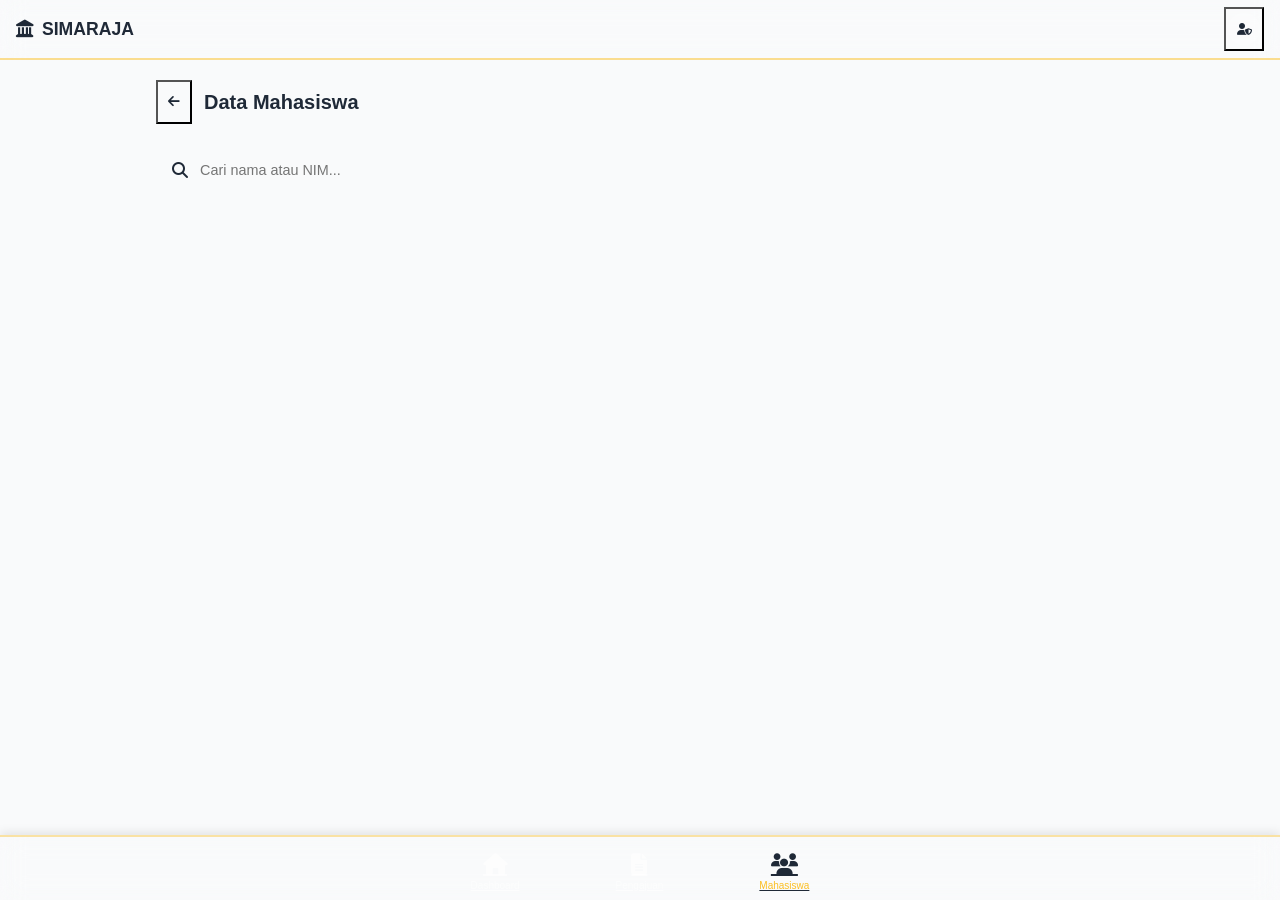
<file: pages/pemerintah/laporan.html>
<!DOCTYPE html>
<html lang="id">
<head>
    <meta charset="UTF-8">
    <meta name="viewport" content="width=device-width, initial-scale=1.0">
    <meta name="description" content="Data Mahasiswa - SIMARAJA">
    <title>Data Mahasiswa - SIMARAJA</title>
    
    <!-- Google Fonts -->
    <link rel="preconnect" href="https://fonts.googleapis.com">
    <link rel="preconnect" href="https://fonts.gstatic.com" crossorigin>
    <link href="https://fonts.googleapis.com/css2?family=Poppins:wght@300;400;500;600;700&display=swap" rel="stylesheet">
    
    <!-- Font Awesome Icons -->
    <link rel="stylesheet" href="https://cdnjs.cloudflare.com/ajax/libs/font-awesome/6.4.0/css/all.min.css">
    
    <!-- CSS Files -->
    <link rel="stylesheet" href="/css/style.css">
    <link rel="stylesheet" href="/css/dashboard.css">
    <link rel="stylesheet" href="/css/animation.css">
    <link rel="stylesheet" href="/css/responsive.css">
</head>
<body>
    <!-- Dashboard Page -->
    <div class="dashboard-page admin-page">
        <!-- Header -->
        <header class="dashboard-header admin-header">
            <h1><i class="fas fa-landmark"></i> SIMARAJA</h1>
            <div class="header-actions">
                <button class="user-menu-btn" onclick="toggleAdminMenu()">
                    <div class="user-avatar-small admin">
                        <i class="fas fa-user-shield"></i>
                    </div>
                </button>
            </div>
        </header>

        <!-- Admin Dropdown Menu -->
        <div class="user-dropdown" id="admin-dropdown">
            <div class="dropdown-header">
                <div class="dropdown-avatar admin">
                    <i class="fas fa-user-shield"></i>
                </div>
                <div>
                    <h4>Administrator</h4>
                    <p>Pemerintah Raja Ampat</p>
                </div>
            </div>
            <div class="dropdown-menu">
                <a href="#" onclick="confirmLogout()">
                    <i class="fas fa-sign-out-alt"></i> Keluar
                </a>
            </div>
        </div>

        <!-- Main Content -->
        <main class="dashboard-main">
            <section class="dashboard-section">
                <div class="section-title">
                    <button class="back-section-btn" onclick="window.location.href='/pages/pemerintah/dashboard-admin.html'">
                        <i class="fas fa-arrow-left"></i>
                    </button>
                    <h2>Data Mahasiswa</h2>
                </div>

                <!-- Search -->
                <div class="search-container">
                    <i class="fas fa-search"></i>
                    <input type="text" id="search-mahasiswa" placeholder="Cari nama atau NIM..." oninput="searchMahasiswa()">
                </div>

                <div id="admin-mahasiswa-list" class="admin-mahasiswa-list">
                    <!-- Populated by JS -->
                </div>
            </section>
        </main>

        <!-- Bottom Navigation -->
        <nav class="bottom-nav admin-nav">
            <a href="/pages/pemerintah/dashboard-admin.html" class="nav-item">
                <i class="fas fa-home"></i>
                <span>Dashboard</span>
            </a>
            <a href="/pages/pemerintah/verifikasi.html" class="nav-item">
                <i class="fas fa-file-alt"></i>
                <span>Pengajuan</span>
            </a>
            <a href="/pages/pemerintah/laporan.html" class="nav-item active">
                <i class="fas fa-users"></i>
                <span>Mahasiswa</span>
            </a>
        </nav>
    </div>

    <!-- Toast Container -->
    <div id="toast-container" class="toast-container"></div>
    
    <!-- Modal -->
    <div id="modal" class="modal hidden">
        <div class="modal-content">
            <div class="modal-header">
                <h3 id="modal-title">Konfirmasi</h3>
                <button class="modal-close" onclick="closeModal()">
                    <i class="fas fa-times"></i>
                </button>
            </div>
            <div class="modal-body" id="modal-body">
                <p id="modal-message">Apakah Anda yakin?</p>
            </div>
            <div class="modal-footer" id="modal-footer">
                <button class="btn btn-secondary" onclick="closeModal()">Batal</button>
                <button class="btn btn-primary" id="modal-confirm">Ya, Lanjutkan</button>
            </div>
        </div>
    </div>

    <!-- JavaScript Files -->
    <script src="/js/json-handler.js"></script>
    <script src="/js/script.js"></script>
    <script src="/js/auth.js"></script>
    
    <script>
        // Check login status
        let currentUser = null;
        
        // Initialize
        function init() {
            const userData = localStorage.getItem('simaraja_current_user');
            if (userData) {
                currentUser = JSON.parse(userData);
            }
            
            if (!currentUser || currentUser.role !== 'admin') {
                window.location.href = '/pages/auth/login-pemerintah.html';
                return;
            }
            
            loadMahasiswa();
        }
        
        // Load mahasiswa
        function loadMahasiswa() {
            const container = document.getElementById('admin-mahasiswa-list');
            const users = JSON.parse(localStorage.getItem('simaraja_users') || '[]');
            const pengajuanData = JSON.parse(localStorage.getItem('simaraja_pengajuan') || '[]');
            const mahasiswaUsers = users.filter(u => u.role === 'mahasiswa');
            
            if (mahasiswaUsers.length === 0) {
                container.innerHTML = `
                    <div class="empty-state">
                        <i class="fas fa-users-slash"></i>
                        <p>Belum ada data mahasiswa</p>
                    </div>
                `;
                return;
            }
            
            container.innerHTML = mahasiswaUsers.map(user => {
                const userPengajuan = pengajuanData.filter(p => p.userId === user.id);
                const totalPengajuan = userPengajuan.length;
                
                return `
                    <div class="mahasiswa-card" id="mahasiswa-${user.id}">
                        <div class="mahasiswa-card-header" onclick="toggleMahasiswaCard(${user.id})">
                            <div class="mahasiswa-info">
                                <div class="mahasiswa-avatar">${user.nama.charAt(0).toUpperCase()}</div>
                                <div>
                                    <h4>${user.nama}</h4>
                                    <p>${user.email}</p>
                                </div>
                            </div>
                            <i class="fas fa-chevron-down toggle-icon"></i>
                        </div>
                        <div class="mahasiswa-card-body">
                            <div class="mahasiswa-detail-row">
                                <span>NIM</span>
                                <strong>${user.nim}</strong>
                            </div>
                            <div class="mahasiswa-detail-row">
                                <span>Jurusan</span>
                                <strong>${user.jurusan}</strong>
                            </div>
                            <div class="mahasiswa-detail-row">
                                <span>Universitas</span>
                                <strong>${user.universitas}</strong>
                            </div>
                            <div class="mahasiswa-detail-row">
                                <span>No. HP</span>
                                <strong>${user.hp}</strong>
                            </div>
                            <div class="mahasiswa-detail-row">
                                <span>Alamat</span>
                                <strong>${user.alamat}</strong>
                            </div>
                            <div class="mahasiswa-detail-row">
                                <span>Total Pengajuan</span>
                                <strong>${totalPengajuan}</strong>
                            </div>
                            <div class="mahasiswa-action-row">
                                <button class="btn btn-delete-mahasiswa" onclick="confirmDeleteMahasiswa(${user.id}, '${user.nama}')">
                                    <i class="fas fa-trash-alt"></i> Hapus Data Mahasiswa
                                </button>
                            </div>
                        </div>
                    </div>
                `;
            }).join('');
        }
        
        // Toggle mahasiswa card
        function toggleMahasiswaCard(id) {
            document.getElementById('mahasiswa-' + id).classList.toggle('expanded');
        }
        
        // Search mahasiswa
        function searchMahasiswa() {
            const query = document.getElementById('search-mahasiswa').value.toLowerCase();
            const cards = document.querySelectorAll('.mahasiswa-card');
            
            cards.forEach(card => {
                const name = card.querySelector('h4').textContent.toLowerCase();
                const email = card.querySelector('.mahasiswa-info p').textContent.toLowerCase();
                
                if (name.includes(query) || email.includes(query)) {
                    card.style.display = 'block';
                } else {
                    card.style.display = 'none';
                }
            });
        }
        
        // Confirm delete mahasiswa
        function confirmDeleteMahasiswa(userId, nama) {
            showModal('Hapus Data Mahasiswa', `Apakah Anda yakin ingin menghapus data mahasiswa "${nama}"? Semua pengajuan terkait juga akan dihapus.`, function() {
                deleteMahasiswa(userId);
            });
        }
        
        // Delete mahasiswa
        function deleteMahasiswa(userId) {
            let users = JSON.parse(localStorage.getItem('simaraja_users') || '[]');
            users = users.filter(u => u.id !== userId);
            localStorage.setItem('simaraja_users', JSON.stringify(users));
            
            let pengajuanList = JSON.parse(localStorage.getItem('simaraja_pengajuan') || '[]');
            pengajuanList = pengajuanList.filter(p => p.userId !== userId);
            localStorage.setItem('simaraja_pengajuan', JSON.stringify(pengajuanList));
            
            closeModal();
            loadMahasiswa();
            showToast('Data mahasiswa berhasil dihapus!', 'success');
        }
        
        // Admin menu toggle
        function toggleAdminMenu() {
            document.getElementById('admin-dropdown').classList.toggle('active');
        }
        
        // Close dropdown when clicking outside
        document.addEventListener('click', function(e) {
            if (!e.target.closest('.user-menu-btn') && !e.target.closest('#admin-dropdown')) {
                document.getElementById('admin-dropdown').classList.remove('active');
            }
        });
        
        // Logout
        function confirmLogout() {
            showModal('Konfirmasi Keluar', 'Apakah Anda yakin ingin keluar dari akun?', function() {
                localStorage.removeItem('simaraja_current_user');
                window.location.href = '/';
            });
        }
        
        // Modal functions
        function showModal(title, message, onConfirm) {
            document.getElementById('modal-title').textContent = title;
            document.getElementById('modal-message').textContent = message;
            document.getElementById('modal').classList.remove('hidden');
            document.getElementById('modal-confirm').onclick = onConfirm;
        }
        
        function closeModal() {
            document.getElementById('modal').classList.add('hidden');
        }
        
        // Initialize
        document.addEventListener('DOMContentLoaded', init);
    </script>
</body>
</html>
</file>
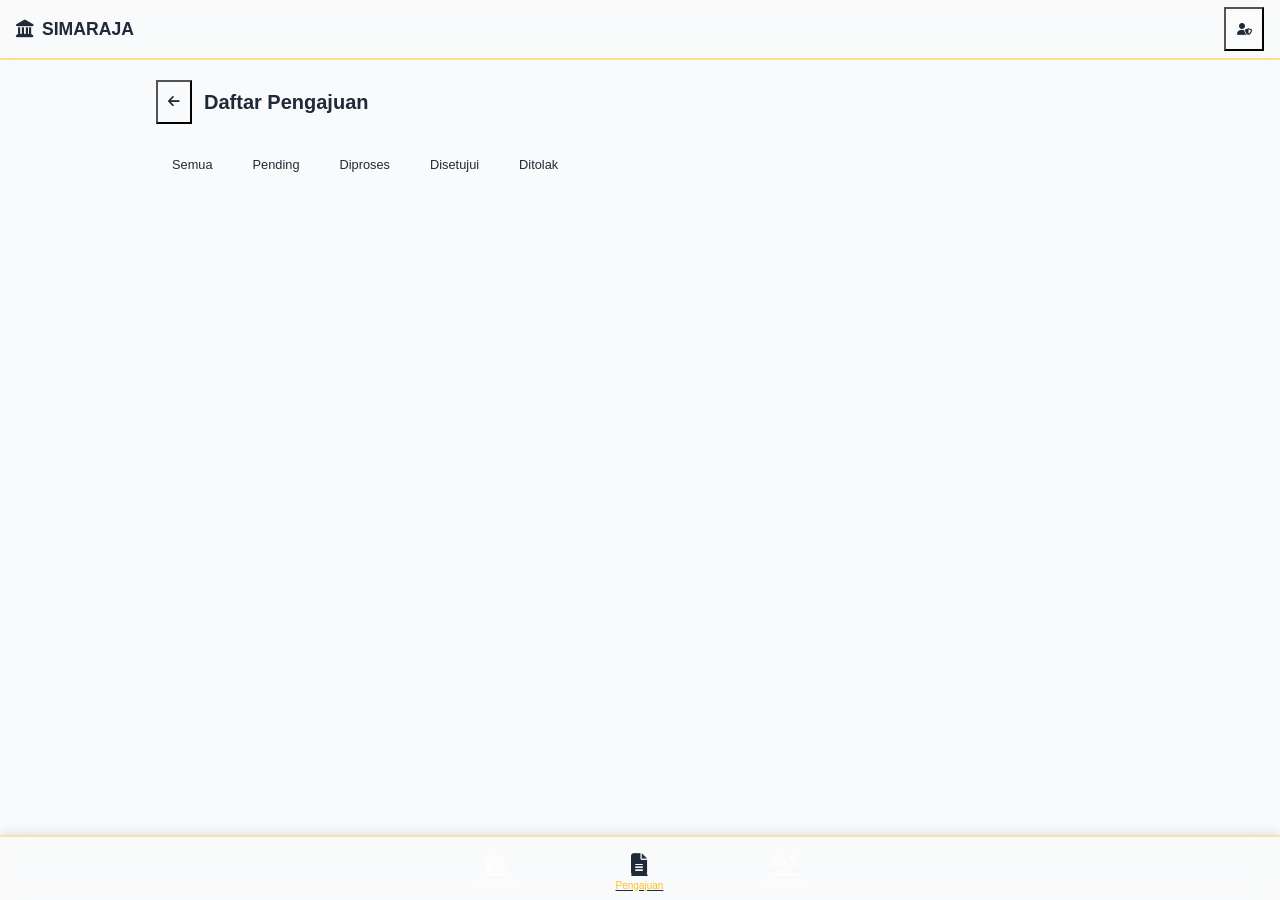
<file: pages/pemerintah/verifikasi.html>
<!DOCTYPE html>
<html lang="id">
<head>
    <meta charset="UTF-8">
    <meta name="viewport" content="width=device-width, initial-scale=1.0">
    <meta name="description" content="Verifikasi Pengajuan - SIMARAJA">
    <title>Verifikasi Pengajuan - SIMARAJA</title>
    
    <!-- Google Fonts -->
    <link rel="preconnect" href="https://fonts.googleapis.com">
    <link rel="preconnect" href="https://fonts.gstatic.com" crossorigin>
    <link href="https://fonts.googleapis.com/css2?family=Poppins:wght@300;400;500;600;700&display=swap" rel="stylesheet">
    
    <!-- Font Awesome Icons -->
    <link rel="stylesheet" href="https://cdnjs.cloudflare.com/ajax/libs/font-awesome/6.4.0/css/all.min.css">
    
    <!-- CSS Files -->
    <link rel="stylesheet" href="/css/style.css">
    <link rel="stylesheet" href="/css/dashboard.css">
    <link rel="stylesheet" href="/css/animation.css">
    <link rel="stylesheet" href="/css/responsive.css">
</head>
<body>
    <!-- Dashboard Page -->
    <div class="dashboard-page admin-page">
        <!-- Header -->
        <header class="dashboard-header admin-header">
            <h1><i class="fas fa-landmark"></i> SIMARAJA</h1>
            <div class="header-actions">
                <button class="user-menu-btn" onclick="toggleAdminMenu()">
                    <div class="user-avatar-small admin">
                        <i class="fas fa-user-shield"></i>
                    </div>
                </button>
            </div>
        </header>

        <!-- Admin Dropdown Menu -->
        <div class="user-dropdown" id="admin-dropdown">
            <div class="dropdown-header">
                <div class="dropdown-avatar admin">
                    <i class="fas fa-user-shield"></i>
                </div>
                <div>
                    <h4>Administrator</h4>
                    <p>Pemerintah Raja Ampat</p>
                </div>
            </div>
            <div class="dropdown-menu">
                <a href="#" onclick="confirmLogout()">
                    <i class="fas fa-sign-out-alt"></i> Keluar
                </a>
            </div>
        </div>

        <!-- Main Content -->
        <main class="dashboard-main">
            <section class="dashboard-section">
                <div class="section-title">
                    <button class="back-section-btn" onclick="window.location.href='/pages/pemerintah/dashboard-admin.html'">
                        <i class="fas fa-arrow-left"></i>
                    </button>
                    <h2>Daftar Pengajuan</h2>
                </div>

                <!-- Filter Tabs -->
                <div class="filter-tabs">
                    <button class="filter-tab active" data-filter="semua" onclick="filterPengajuan('semua')">Semua</button>
                    <button class="filter-tab" data-filter="pending" onclick="filterPengajuan('pending')">Pending</button>
                    <button class="filter-tab" data-filter="diproses" onclick="filterPengajuan('diproses')">Diproses</button>
                    <button class="filter-tab" data-filter="disetujui" onclick="filterPengajuan('disetujui')">Disetujui</button>
                    <button class="filter-tab" data-filter="ditolak" onclick="filterPengajuan('ditolak')">Ditolak</button>
                </div>

                <div id="admin-pengajuan-list" class="admin-pengajuan-list">
                    <!-- Populated by JS -->
                </div>
            </section>
        </main>

        <!-- Bottom Navigation -->
        <nav class="bottom-nav admin-nav">
            <a href="/pages/pemerintah/dashboard-admin.html" class="nav-item">
                <i class="fas fa-home"></i>
                <span>Dashboard</span>
            </a>
            <a href="/pages/pemerintah/verifikasi.html" class="nav-item active">
                <i class="fas fa-file-alt"></i>
                <span>Pengajuan</span>
            </a>
            <a href="/pages/pemerintah/laporan.html" class="nav-item">
                <i class="fas fa-users"></i>
                <span>Mahasiswa</span>
            </a>
        </nav>
    </div>

    <!-- Toast Container -->
    <div id="toast-container" class="toast-container"></div>
    
    <!-- Modal -->
    <div id="modal" class="modal hidden">
        <div class="modal-content">
            <div class="modal-header">
                <h3 id="modal-title">Konfirmasi</h3>
                <button class="modal-close" onclick="closeModal()">
                    <i class="fas fa-times"></i>
                </button>
            </div>
            <div class="modal-body" id="modal-body">
                <p id="modal-message">Apakah Anda yakin?</p>
            </div>
            <div class="modal-footer" id="modal-footer">
                <button class="btn btn-secondary" onclick="closeModal()">Batal</button>
                <button class="btn btn-primary" id="modal-confirm">Ya, Lanjutkan</button>
            </div>
        </div>
    </div>

    <!-- PDF Viewer Modal -->
    <div id="pdf-modal" class="modal hidden">
        <div class="modal-content modal-large">
            <div class="modal-header">
                <h3 id="pdf-title">Lihat Dokumen</h3>
                <button class="modal-close" onclick="closePdfModal()">
                    <i class="fas fa-times"></i>
                </button>
            </div>
            <div class="modal-body pdf-body">
                <iframe id="pdf-viewer" src=""></iframe>
            </div>
        </div>
    </div>

    <!-- JavaScript Files -->
    <script src="/js/json-handler.js"></script>
    <script src="/js/script.js"></script>
    <script src="/js/auth.js"></script>
    <script src="/js/dashboard.js"></script>
    
    <script>
        // Check login status
        let currentUser = null;
        
        // Initialize
        function init() {
            const userData = localStorage.getItem('simaraja_current_user');
            if (userData) {
                currentUser = JSON.parse(userData);
            }
            
            if (!currentUser || currentUser.role !== 'admin') {
                window.location.href = '/pages/auth/login-pemerintah.html';
                return;
            }
            
            loadPengajuan();
        }
        
        // Load pengajuan
        function loadPengajuan(filter = 'semua') {
            const container = document.getElementById('admin-pengajuan-list');
            let pengajuanData = JSON.parse(localStorage.getItem('simaraja_pengajuan') || '[]');
            const users = JSON.parse(localStorage.getItem('simaraja_users') || '[]');
            
            if (filter !== 'semua') {
                pengajuanData = pengajuanData.filter(p => p.status === filter);
            }
            
            pengajuanData.sort((a, b) => new Date(b.tanggal) - new Date(a.tanggal));
            
            if (pengajuanData.length === 0) {
                container.innerHTML = `
                    <div class="empty-state">
                        <i class="fas fa-inbox"></i>
                        <p>Tidak ada pengajuan</p>
                    </div>
                `;
                return;
            }
            
            container.innerHTML = pengajuanData.map(item => {
                const user = users.find(u => u.id === item.userId);
                const userInitial = user ? user.nama.charAt(0).toUpperCase() : '?';
                
                return `
                    <div class="pengajuan-card" id="pengajuan-${item.id}">
                        <div class="pengajuan-header" onclick="togglePengajuanCard(${item.id})">
                            <div class="pengajuan-user">
                                <div class="pengajuan-avatar">${userInitial}</div>
                                <div class="pengajuan-user-info">
                                    <h4>${user ? user.nama : 'Unknown'}</h4>
                                    <p>${formatDate(item.tanggal)} - ${formatCurrency(item.dana)}</p>
                                </div>
                            </div>
                            <div class="pengajuan-meta">
                                <span class="status-badge status-${item.status}">
                                    ${capitalizeFirst(item.status)}
                                </span>
                                <i class="fas fa-chevron-down"></i>
                            </div>
                        </div>
                        <div class="pengajuan-body">
                            <div class="pengajuan-details">
                                <div class="pengajuan-detail-item">
                                    <span>NIM</span>
                                    <strong>${user ? user.nim : '-'}</strong>
                                </div>
                                <div class="pengajuan-detail-item">
                                    <span>Jurusan</span>
                                    <strong>${user ? user.jurusan : '-'}</strong>
                                </div>
                                <div class="pengajuan-detail-item">
                                    <span>Universitas</span>
                                    <strong>${user ? user.universitas : '-'}</strong>
                                </div>
                                <div class="pengajuan-detail-item">
                                    <span>IPK / Semester</span>
                                    <strong>${item.ipk.toFixed(2)} / ${item.semester}</strong>
                                </div>
                            </div>
                            
                            ${item.dokumen ? `
                            <div class="proposal-docs">
                                <div class="proposal-docs-title">Dokumen Proposal:</div>
                                <div class="proposal-doc-list">
                                    ${item.dokumen.proposal?.data ? `
                                    <button class="proposal-doc-btn" onclick="viewPdf('${item.dokumen.proposal.data}', 'Proposal')">
                                        <i class="fas fa-file-pdf"></i> Lihat Proposal
                                    </button>
                                    ` : ''}
                                    ${item.dokumen.transkrip?.data ? `
                                    <button class="proposal-doc-btn" onclick="viewPdf('${item.dokumen.transkrip.data}', 'Transkrip')">
                                        <i class="fas fa-file-pdf"></i> Lihat Transkrip
                                    </button>
                                    ` : ''}
                                    ${item.dokumen.ktm?.data ? `
                                    <button class="proposal-doc-btn" onclick="viewPdf('${item.dokumen.ktm.data}', 'KTM/KTP')">
                                        <i class="fas fa-file-pdf"></i> Lihat KTM/KTP
                                    </button>
                                    ` : ''}
                                </div>
                            </div>
                            ` : ''}
                            
                            ${item.status === 'pending' || item.status === 'diproses' ? `
                            <div class="pengajuan-actions">
                                ${item.status === 'pending' ? `
                                <button class="btn btn-process" onclick="processPengajuan(${item.id})">
                                    <i class="fas fa-spinner"></i> Proses
                                </button>
                                ` : ''}
                                <button class="btn btn-approve" onclick="approvePengajuan(${item.id})">
                                    <i class="fas fa-check"></i> Setujui
                                </button>
                                <button class="btn btn-reject" onclick="rejectPengajuan(${item.id})">
                                    <i class="fas fa-times"></i> Tolak
                                </button>
                            </div>
                            ` : ''}
                            
                            ${item.catatan ? `
                            <div class="riwayat-catatan" style="margin-top: 1rem;">
                                <strong>Catatan:</strong> ${item.catatan}
                            </div>
                            ` : ''}
                        </div>
                    </div>
                `;
            }).join('');
        }
        
        // Filter pengajuan
        function filterPengajuan(filter) {
            document.querySelectorAll('.filter-tab').forEach(tab => {
                tab.classList.remove('active');
                if (tab.dataset.filter === filter) {
                    tab.classList.add('active');
                }
            });
            loadPengajuan(filter);
        }
        
        // Toggle pengajuan card
        function togglePengajuanCard(id) {
            document.getElementById('pengajuan-' + id).classList.toggle('expanded');
        }
        
        // Process pengajuan
        function processPengajuan(id) {
            const pengajuanList = JSON.parse(localStorage.getItem('simaraja_pengajuan') || '[]');
            const index = pengajuanList.findIndex(p => p.id === id);
            if (index !== -1) {
                pengajuanList[index].status = 'diproses';
                localStorage.setItem('simaraja_pengajuan', JSON.stringify(pengajuanList));
                loadPengajuan();
                showToast('Pengajuan sedang diproses!', 'info');
            }
        }
        
        // Approve pengajuan
        function approvePengajuan(id) {
            const pengajuanList = JSON.parse(localStorage.getItem('simaraja_pengajuan') || '[]');
            const index = pengajuanList.findIndex(p => p.id === id);
            if (index !== -1) {
                pengajuanList[index].status = 'disetujui';
                pengajuanList[index].catatan = 'Pengajuan telah disetujui. Silakan mengurus administrasi selanjutnya di kantor Dinas Pendidikan Raja Ampat.';
                localStorage.setItem('simaraja_pengajuan', JSON.stringify(pengajuanList));
                loadPengajuan();
                showToast('Pengajuan telah disetujui!', 'success');
            }
        }
        
        // Reject pengajuan
        function rejectPengajuan(id) {
            const catatan = prompt('Masukkan alasan penolakan:');
            if (catatan) {
                const pengajuanList = JSON.parse(localStorage.getItem('simaraja_pengajuan') || '[]');
                const index = pengajuanList.findIndex(p => p.id === id);
                if (index !== -1) {
                    pengajuanList[index].status = 'ditolak';
                    pengajuanList[index].catatan = catatan;
                    localStorage.setItem('simaraja_pengajuan', JSON.stringify(pengajuanList));
                    loadPengajuan();
                    showToast('Pengajuan telah ditolak!', 'warning');
                }
            }
        }
        
        // View PDF
        function viewPdf(base64Data, title) {
            document.getElementById('pdf-title').textContent = 'Lihat ' + title;
            document.getElementById('pdf-viewer').src = base64Data;
            document.getElementById('pdf-modal').classList.remove('hidden');
        }
        
        // Close PDF modal
        function closePdfModal() {
            document.getElementById('pdf-modal').classList.add('hidden');
            document.getElementById('pdf-viewer').src = '';
        }
        
        // Admin menu toggle
        function toggleAdminMenu() {
            document.getElementById('admin-dropdown').classList.toggle('active');
        }
        
        // Close dropdown when clicking outside
        document.addEventListener('click', function(e) {
            if (!e.target.closest('.user-menu-btn') && !e.target.closest('#admin-dropdown')) {
                document.getElementById('admin-dropdown').classList.remove('active');
            }
        });
        
        // Logout
        function confirmLogout() {
            showModal('Konfirmasi Keluar', 'Apakah Anda yakin ingin keluar dari akun?', function() {
                localStorage.removeItem('simaraja_current_user');
                window.location.href = '/';
            });
        }
        
        // Modal functions
        function showModal(title, message, onConfirm) {
            document.getElementById('modal-title').textContent = title;
            document.getElementById('modal-message').textContent = message;
            document.getElementById('modal').classList.remove('hidden');
            document.getElementById('modal-confirm').onclick = onConfirm;
        }
        
        function closeModal() {
            document.getElementById('modal').classList.add('hidden');
        }
        
        // Format helpers
        function formatCurrency(amount) {
            return new Intl.NumberFormat('id-ID', { style: 'currency', currency: 'IDR', minimumFractionDigits: 0 }).format(amount);
        }
        
        function formatDate(dateString) {
            return new Date(dateString).toLocaleDateString('id-ID', { day: 'numeric', month: 'long', year: 'numeric' });
        }
        
        function capitalizeFirst(str) {
            return str.charAt(0).toUpperCase() + str.slice(1);
        }
        
        // Initialize
        document.addEventListener('DOMContentLoaded', init);
    </script>
</body>
</html>
</file>
<file: css/style.css>
/* ============================================ */
/* SIMARAJA - Style Sheet                       */
/* Sistem Informasi Manajemen Pelayanan         */
/* Bantuan Studi Akhir                          */
/* ============================================ */

/* Reset & Base */
*, *::before, *::after {
  margin: 0;
  padding: 0;
  box-sizing: border-box;
}

html {
  font-size: 16px;
  -webkit-text-size-adjust: 100%;
}

body {
  font-family: -apple-system, BlinkMacSystemFont, 'Segoe UI', Roboto, 'Helvetica Neue', Arial, sans-serif;
  background: #f9fafb;
  color: #1f2937;
  min-height: 100vh;
  overflow-x: hidden;
}

/* Screen Management */
.screen {
  display: none;
  min-height: 100vh;
}

.screen.active {
  display: flex;
  flex-direction: column;
}

#landing-page.active,
#mahasiswa-dashboard.active,
#admin-dashboard.active {
  display: flex;
}

#splash-screen.active {
  display: flex;
}

/* ============================================ */
/* Splash Screen                                */
/* ============================================ */
#splash-screen {
  position: fixed;
  inset: 0;
  z-index: 50;
  align-items: center;
  justify-content: center;
  background: linear-gradient(to bottom right, #0c4a6e, #155e75, #0f766e);
}

.splash-content {
  display: flex;
  flex-direction: column;
  align-items: center;
  gap: 1rem;
  animation: fadeInScale 0.5s ease;
}

.splash-logo-circle {
  width: 8rem;
  height: 8rem;
  border-radius: 50%;
  background: rgba(255,255,255,0.25);
  backdrop-filter: blur(8px);
  box-shadow: 0 0 30px rgba(251,191,36,0.3), 0 0 60px rgba(251,191,36,0.1);
  display: flex;
  align-items: center;
  justify-content: center;
  padding: 0.75rem;
}

.splash-logo {
  width: 5.5rem;
  height: 5.5rem;
  object-fit: contain;
}

.splash-title {
  font-size: 1.875rem;
  font-weight: 700;
  color: white;
  letter-spacing: 0.05em;
}

.splash-subtitle {
  color: rgba(255,255,255,0.8);
  font-size: 0.875rem;
  text-align: center;
  max-width: 20rem;
}

.splash-progress {
  margin-top: 1rem;
  width: 12rem;
  height: 0.375rem;
  background: rgba(255,255,255,0.2);
  border-radius: 9999px;
  overflow: hidden;
}

.splash-progress-bar {
  height: 100%;
  background: rgba(255,255,255,0.7);
  border-radius: 9999px;
  width: 0%;
  animation: progressFill 2s ease-in-out forwards;
}

@keyframes progressFill {
  0% { width: 0%; }
  100% { width: 100%; }
}

@keyframes fadeInScale {
  from { opacity: 0; transform: scale(0.8); }
  to { opacity: 1; transform: scale(1); }
}

/* ============================================ */
/* Landing Page                                 */
/* ============================================ */
#landing-page {
  position: relative;
  min-height: 100vh;
}

.landing-bg {
  position: absolute;
  inset: 0;
  z-index: 0;
}

.landing-bg-img {
  width: 100%;
  height: 100%;
  object-fit: cover;
}

.landing-bg-overlay {
  position: absolute;
  inset: 0;
  background: linear-gradient(to bottom, rgba(12,74,110,0.7), rgba(0,0,0,0.4), rgba(15,118,110,0.85));
}

.landing-content {
  position: relative;
  z-index: 10;
  flex: 1;
  display: flex;
  flex-direction: column;
  align-items: center;
  justify-content: center;
  padding: 3rem 1.5rem;
}

.glass-card {
  width: 100%;
  max-width: 28rem;
  background: rgba(255,255,255,0.1);
  backdrop-filter: blur(12px);
  border-radius: 1rem;
  padding: 2rem 2.5rem;
  border: 1px solid rgba(255,255,255,0.2);
  box-shadow: 0 25px 50px -12px rgba(0,0,0,0.25);
  animation: fadeInUp 0.6s ease;
}

@keyframes fadeInUp {
  from { opacity: 0; transform: translateY(30px); }
  to { opacity: 1; transform: translateY(0); }
}

.landing-logo-section {
  display: flex;
  flex-direction: column;
  align-items: center;
  margin-bottom: 1.5rem;
}

.landing-logo-circle {
  width: 6rem;
  height: 6rem;
  border-radius: 50%;
  background: rgba(255,255,255,0.2);
  backdrop-filter: blur(8px);
  box-shadow: 0 0 20px rgba(251,191,36,0.25);
  display: flex;
  align-items: center;
  justify-content: center;
  padding: 0.75rem;
  margin-bottom: 1rem;
}

.landing-logo {
  width: 4.5rem;
  height: 4.5rem;
  object-fit: contain;
}

.landing-title {
  font-size: 1.875rem;
  font-weight: 700;
  color: white;
  letter-spacing: 0.05em;
}

.landing-subtitle {
  color: rgba(255,255,255,0.8);
  font-size: 0.875rem;
  text-align: center;
  margin-top: 0.25rem;
}

.landing-region {
  color: #fbbf24;
  font-weight: 600;
  font-size: 1.125rem;
  margin-top: 0.25rem;
  text-shadow: 0 1px 3px rgba(0,0,0,0.3);
}

.landing-desc {
  color: rgba(255,255,255,0.75);
  font-size: 0.875rem;
  text-align: center;
  margin-bottom: 2rem;
  line-height: 1.625;
}

.landing-buttons {
  display: flex;
  flex-direction: column;
  gap: 0.75rem;
}

.landing-register {
  color: rgba(255,255,255,0.7);
  font-size: 0.875rem;
  text-align: center;
  margin-top: 1.5rem;
}

.landing-footer {
  position: relative;
  z-index: 10;
  text-align: center;
  padding: 1rem 0;
}

.landing-footer p {
  color: rgba(255,255,255,0.5);
  font-size: 0.75rem;
}

/* ============================================ */
/* Buttons                                      */
/* ============================================ */
.btn-primary {
  width: 100%;
  display: flex;
  align-items: center;
  justify-content: center;
  gap: 0.5rem;
  background: white;
  color: #0c4a6e;
  font-weight: 600;
  padding: 0.875rem 1.5rem;
  border-radius: 0.75rem;
  border: none;
  cursor: pointer;
  font-size: 0.95rem;
  transition: all 0.15s;
  box-shadow: 0 10px 15px -3px rgba(0,0,0,0.1);
}

.btn-primary:hover { background: rgba(255,255,255,0.9); }
.btn-primary:active { transform: scale(0.98); }

.btn-outline {
  width: 100%;
  display: flex;
  align-items: center;
  justify-content: center;
  gap: 0.5rem;
  background: transparent;
  color: white;
  font-weight: 600;
  padding: 0.875rem 1.5rem;
  border-radius: 0.75rem;
  border: 2px solid rgba(251,191,36,0.6);
  cursor: pointer;
  font-size: 0.95rem;
  transition: all 0.15s;
}

.btn-outline:hover { background: rgba(255,255,255,0.15); }
.btn-outline:active { transform: scale(0.98); }

.btn-submit {
  width: 100%;
  display: flex;
  align-items: center;
  justify-content: center;
  gap: 0.5rem;
  background: linear-gradient(to right, #0c4a6e, #0f766e);
  color: white;
  font-weight: 600;
  padding: 0.875rem;
  border-radius: 0.75rem;
  border: none;
  cursor: pointer;
  font-size: 0.95rem;
  transition: all 0.15s;
  margin-top: 0.5rem;
}

.btn-submit:hover { background: linear-gradient(to right, #155e75, #0f766e); }
.btn-submit:active { transform: scale(0.98); }
.btn-submit:disabled { opacity: 0.6; cursor: not-allowed; transform: none; }

.link-btn {
  background: none;
  border: none;
  color: #facc15;
  font-weight: 600;
  cursor: pointer;
  font-size: inherit;
  text-decoration: none;
}

.link-btn:hover { text-decoration: underline; }

.btn-cancel {
  flex: 1;
  padding: 0.625rem;
  border-radius: 0.75rem;
  font-size: 0.875rem;
  font-weight: 500;
  background: #e5e7eb;
  color: #374151;
  border: none;
  cursor: pointer;
  transition: background 0.15s;
}

.btn-cancel:hover { background: #d1d5db; }

.btn-confirm {
  flex: 1;
  padding: 0.625rem;
  border-radius: 0.75rem;
  font-size: 0.875rem;
  font-weight: 500;
  background: #0c4a6e;
  color: white;
  border: none;
  cursor: pointer;
  transition: background 0.15s;
}

.btn-confirm:hover { background: #0f766e; }

/* Icon sizing */
.icon { width: 1.25rem; height: 1.25rem; }
.icon-sm { width: 1rem; height: 1rem; }
.icon-lg { width: 3rem; height: 3rem; margin: 0 auto 0.75rem; }

/* ============================================ */
/* Auth Pages                                   */
/* ============================================ */
.auth-bg {
  position: fixed;
  inset: 0;
  z-index: -1;
}

.auth-bg::before {
  content: '';
  position: absolute;
  inset: 0;
  background-image: url('../img/hero-bg.png');
  background-size: cover;
  background-position: center;
  background-repeat: no-repeat;
}

.auth-bg::after {
  content: '';
  position: absolute;
  inset: 0;
  background: linear-gradient(to bottom right, rgba(12,74,110,0.85), rgba(15,118,110,0.8), rgba(21,94,117,0.85));
}

.auth-container {
  min-height: 100vh;
  display: flex;
  align-items: center;
  justify-content: center;
  padding: 1rem;
}

.auth-card {
  width: 100%;
  max-width: 28rem;
  background: white;
  border-radius: 1rem;
  box-shadow: 0 25px 50px -12px rgba(0,0,0,0.25);
  padding: 2rem;
  animation: fadeInUp 0.3s ease;
}

.back-btn {
  display: flex;
  align-items: center;
  gap: 0.25rem;
  color: #6b7280;
  background: none;
  border: none;
  cursor: pointer;
  font-size: 0.875rem;
  margin-bottom: 1.5rem;
  transition: color 0.15s;
}

.back-btn:hover { color: #374151; }

.auth-header {
  display: flex;
  flex-direction: column;
  align-items: center;
  margin-bottom: 1.5rem;
}

.auth-logo-wrap {
  width: 4rem;
  height: 4rem;
  border-radius: 50%;
  background: rgba(240,253,250,0.9);
  display: flex;
  align-items: center;
  justify-content: center;
  padding: 0.5rem;
  margin: 0 auto 0.75rem;
  box-shadow: 0 0 15px rgba(251,191,36,0.3);
}

.auth-logo {
  width: 3rem;
  height: 3rem;
  object-fit: contain;
}

.auth-icon {
  width: 4rem;
  height: 4rem;
  border-radius: 50%;
  display: flex;
  align-items: center;
  justify-content: center;
  margin-bottom: 0.75rem;
}

.mahasiswa-icon {
  background: #ccfbf1;
  color: #0c4a6e;
}

.admin-icon {
  background: #fef3c7;
  color: #92400e;
}

.forgot-icon {
  background: #fef3c7;
  color: #d97706;
}

.auth-icon svg {
  width: 2rem;
  height: 2rem;
}

.auth-header h2 {
  font-size: 1.25rem;
  font-weight: 700;
  color: #1f2937;
}

.auth-header p {
  color: #6b7280;
  font-size: 0.875rem;
}

/* ============================================ */
/* Form Elements                                */
/* ============================================ */
.input-group {
  position: relative;
  margin-bottom: 0.25rem;
}

.input-icon {
  position: absolute;
  left: 0.75rem;
  top: 50%;
  transform: translateY(-50%);
  width: 1.125rem;
  height: 1.125rem;
  color: #9ca3af;
  pointer-events: none;
}

.input-group input {
  width: 100%;
  padding: 0.75rem 0.75rem 0.75rem 2.25rem;
  border: 1px solid #e5e7eb;
  border-radius: 0.75rem;
  font-size: 0.875rem;
  background: #f9fafb;
  outline: none;
  transition: all 0.15s;
}

.input-group input:focus {
  border-color: #0c4a6e;
  box-shadow: 0 0 0 3px rgba(13,148,136,0.1);
}

.input-group input.error {
  border-color: #f87171;
  box-shadow: 0 0 0 3px rgba(248,113,113,0.1);
}

.toggle-pw {
  position: absolute;
  right: 0.75rem;
  top: 50%;
  transform: translateY(-50%);
  background: none;
  border: none;
  cursor: pointer;
  color: #9ca3af;
  padding: 0;
}

.toggle-pw:hover { color: #4b5563; }
.toggle-pw svg { width: 1.25rem; height: 1.25rem; }

.form-grid {
  display: grid;
  grid-template-columns: 1fr 1fr;
  gap: 0.75rem;
}

@media (max-width: 480px) {
  .form-grid {
    grid-template-columns: 1fr;
  }
}

.form-field {
  margin-bottom: 0.25rem;
}

.field-label {
  font-size: 0.75rem;
  color: #6b7280;
  margin-left: 0.25rem;
  display: block;
}

.required {
  color: #ef4444;
}

.field-error {
  font-size: 0.75rem;
  color: #ef4444;
  margin-top: 0.125rem;
  margin-left: 0.25rem;
  min-height: 1rem;
}

.text-right { text-align: right; }
.text-center { text-align: center; }
.text-red { color: #ef4444 !important; }
.mt-3 { margin-top: 0.75rem; }
.mt-4 { margin-top: 1rem; }

.auth-switch {
  text-align: center;
  font-size: 0.875rem;
  color: #6b7280;
  margin-top: 1.5rem;
}

.auth-switch .link-btn { color: #0c4a6e; }

/* ============================================ */
/* Dashboard Layout                             */
/* ============================================ */
.dashboard-bg {
  position: fixed;
  inset: 0;
  z-index: 0;
}

.dashboard-bg-img {
  width: 100%;
  height: 100%;
  object-fit: cover;
}

.dashboard-bg-overlay {
  position: absolute;
  inset: 0;
  background: linear-gradient(to bottom, rgba(240,249,255,0.88), rgba(240,253,250,0.85), rgba(236,254,255,0.92));
}

.dashboard-header {
  background: linear-gradient(to right, rgba(12,74,110,0.95), rgba(15,118,110,0.95));
  backdrop-filter: blur(12px);
  box-shadow: 0 4px 15px rgba(12,74,110,0.3);
  position: sticky;
  top: 0;
  z-index: 30;
  border-bottom: 2px solid rgba(251,191,36,0.5);
}

.header-inner {
  max-width: 28rem;
  margin: 0 auto;
  width: 100%;
  display: flex;
  align-items: center;
  justify-content: space-between;
  padding: 0.75rem 1rem;
}

.header-left {
  display: flex;
  align-items: center;
  gap: 0.5rem;
}

.header-logo {
  width: 2.75rem;
  height: 2.75rem;
  object-fit: contain;
  filter: drop-shadow(0 0 4px rgba(251,191,36,0.4));
}

.header-title {
  font-size: 1.125rem;
  font-weight: 700;
  color: #ffffff;
  text-shadow: 0 1px 2px rgba(0,0,0,0.2);
}

.header-right {
  display: flex;
  align-items: center;
  gap: 0.75rem;
}

/* ============================================ */
/* Notification & Profile                       */
/* ============================================ */
.notif-wrapper,
.profile-wrapper {
  position: relative;
}

.notif-btn {
  width: 2.25rem;
  height: 2.25rem;
  border-radius: 50%;
  background: rgba(255,255,255,0.15);
  color: #ffffff;
  display: flex;
  align-items: center;
  justify-content: center;
  border: 1px solid rgba(255,255,255,0.2);
  cursor: pointer;
  transition: background 0.15s;
  position: relative;
}

.notif-btn:hover { background: rgba(255,255,255,0.25); }
.notif-btn svg { width: 1.25rem; height: 1.25rem; }

.notif-badge {
  position: absolute;
  top: -0.25rem;
  right: -0.25rem;
  min-width: 1.25rem;
  height: 1.25rem;
  border-radius: 50%;
  background: #ef4444;
  color: white;
  font-size: 0.625rem;
  font-weight: 700;
  display: flex;
  align-items: center;
  justify-content: center;
  padding: 0 0.2rem;
}

.notif-panel {
  position: absolute;
  right: 0;
  top: 3rem;
  width: 20rem;
  max-width: calc(100vw - 2rem);
  background: white;
  border-radius: 0.75rem;
  box-shadow: 0 25px 50px -12px rgba(0,0,0,0.25);
  border: 1px solid #f3f4f6;
  overflow: hidden;
  z-index: 70;
  animation: fadeInDown 0.15s ease;
}

@keyframes fadeInDown {
  from { opacity: 0; transform: translateY(-10px) scale(0.95); }
  to { opacity: 1; transform: translateY(0) scale(1); }
}

.notif-panel-header {
  display: flex;
  align-items: center;
  justify-content: space-between;
  padding: 0.75rem 1rem;
  background: #f9fafb;
  border-bottom: 1px solid #e5e7eb;
}

.notif-panel-header h3 {
  font-size: 0.875rem;
  font-weight: 600;
  color: #1f2937;
}

.notif-panel-header .link-btn { color: #0c4a6e; font-size: 0.75rem; }

.notif-panel-list {
  max-height: 20rem;
  overflow-y: auto;
}

.notif-empty {
  padding: 2rem;
  text-align: center;
}

.notif-empty svg {
  width: 2rem;
  height: 2rem;
  color: #d1d5db;
  margin: 0 auto 0.5rem;
}

.notif-empty p {
  font-size: 0.875rem;
  color: #6b7280;
}

.notif-item {
  display: flex;
  align-items: flex-start;
  gap: 0.75rem;
  padding: 0.75rem 1rem;
  border-bottom: 1px solid #f3f4f6;
  cursor: pointer;
  transition: background 0.15s;
  text-align: left;
  width: 100%;
  background: none;
  border-left: none;
  border-right: none;
  border-top: none;
  font: inherit;
}

.notif-item:hover { background: #f9fafb; }

.notif-item.unread { background: #f0fdfa; }

.notif-icon-wrap {
  flex-shrink: 0;
  margin-top: 0.125rem;
}

.notif-icon-wrap svg { width: 1rem; height: 1rem; }
.notif-icon-wrap.success { color: #10b981; }
.notif-icon-wrap.warning { color: #f59e0b; }
.notif-icon-wrap.error { color: #ef4444; }
.notif-icon-wrap.info { color: #0ea5e9; }

.notif-content { flex: 1; min-width: 0; }

.notif-title {
  font-size: 0.875rem;
  color: #1f2937;
  font-weight: 500;
}

.notif-item.unread .notif-title { font-weight: 600; }

.notif-message {
  font-size: 0.75rem;
  color: #6b7280;
  margin-top: 0.125rem;
  display: -webkit-box;
  -webkit-line-clamp: 2;
  -webkit-box-orient: vertical;
  overflow: hidden;
}

.notif-time {
  font-size: 0.625rem;
  color: #9ca3af;
  margin-top: 0.25rem;
}

.notif-dot {
  width: 0.5rem;
  height: 0.5rem;
  border-radius: 50%;
  background: #0c4a6e;
  flex-shrink: 0;
  margin-top: 0.5rem;
}

/* Profile button & dropdown */
.profile-btn {
  width: 2.25rem;
  height: 2.25rem;
  border-radius: 50%;
  background: rgba(251,191,36,0.9);
  color: #0c4a6e;
  font-weight: 700;
  display: flex;
  align-items: center;
  justify-content: center;
  font-weight: 600;
  font-size: 0.875rem;
  border: none;
  cursor: pointer;
  overflow: hidden;
}

.profile-btn svg { width: 1rem; height: 1rem; }
.admin-profile-btn { background: rgba(251,191,36,0.9); color: #0c4a6e; }

.profile-dropdown {
  position: absolute;
  right: 0;
  top: 3rem;
  width: 14rem;
  background: white;
  border-radius: 0.75rem;
  box-shadow: 0 25px 50px -12px rgba(0,0,0,0.25);
  border: 1px solid #f3f4f6;
  overflow: hidden;
  z-index: 50;
  animation: fadeInDown 0.15s ease;
}

.dropdown-header {
  padding: 1rem;
  background: #f9fafb;
  border-bottom: 1px solid #e5e7eb;
}

.dropdown-name {
  font-weight: 600;
  color: #1f2937;
  font-size: 0.875rem;
}

.dropdown-email {
  font-size: 0.75rem;
  color: #6b7280;
}

.dropdown-item {
  width: 100%;
  display: flex;
  align-items: center;
  gap: 0.5rem;
  padding: 0.625rem 1rem;
  font-size: 0.875rem;
  color: #374151;
  background: none;
  border: none;
  cursor: pointer;
  transition: background 0.15s;
  text-align: left;
}

.dropdown-item:hover { background: #f9fafb; }
.dropdown-item svg { width: 1rem; height: 1rem; }

/* ============================================ */
/* Dashboard Main & Bottom Nav                  */
/* ============================================ */
.dashboard-main {
  flex: 1;
  overflow-y: auto;
  padding-bottom: 5rem;
  position: relative;
  z-index: 10;
}

.dashboard-content {
  max-width: 28rem;
  margin: 0 auto;
  width: 100%;
  padding: 1rem;
  animation: fadeIn 0.2s ease;
}

@keyframes fadeIn {
  from { opacity: 0; }
  to { opacity: 1; }
}

.bottom-nav {
  position: fixed;
  bottom: 0;
  left: 0;
  right: 0;
  background: linear-gradient(to right, rgba(12,74,110,0.95), rgba(15,118,110,0.95));
  backdrop-filter: blur(12px);
  border-top: 2px solid rgba(251,191,36,0.4);
  z-index: 30;
}

.bottom-nav-inner,
.bottom-nav {
  display: flex;
  align-items: center;
  justify-content: space-around;
  padding: 0.5rem 0;
}

.nav-item {
  display: flex;
  flex-direction: column;
  align-items: center;
  gap: 0.125rem;
  padding: 0.375rem 0.75rem;
  background: none;
  border: none;
  cursor: pointer;
  color: #9ca3af;
  transition: color 0.15s;
  font: inherit;
}

.nav-item:hover { color: #4b5563; }
.nav-item.active { color: #fbbf24; }
.nav-item svg { width: 1.25rem; height: 1.25rem; }
.nav-item span { font-size: 0.625rem; font-weight: 500; color: rgba(255,255,255,0.6); }
.nav-item.active span { color: #fbbf24; }

/* ============================================ */
/* Dashboard Content Styles                     */
/* ============================================ */

/* Welcome Banner */
.welcome-banner {
  background: linear-gradient(to right, #0c4a6e, #0f766e);
  border-radius: 1rem;
  padding: 1.25rem;
  color: white;
  margin-bottom: 1rem;
  box-shadow: 0 4px 15px rgba(12,74,110,0.3);
  border: 1px solid rgba(251,191,36,0.2);
}

.welcome-banner h2 { font-size: 1.125rem; font-weight: 600; }
.welcome-banner h3 { font-size: 1.25rem; font-weight: 700; }
.welcome-banner p { color: rgba(255,255,255,0.8); font-size: 0.875rem; margin-top: 0.25rem; }

/* Stats Cards */
.stats-grid-3 {
  display: grid;
  grid-template-columns: repeat(3, 1fr);
  gap: 0.75rem;
  margin-bottom: 1rem;
}

.stats-grid-2 {
  display: grid;
  grid-template-columns: repeat(2, 1fr);
  gap: 0.75rem;
  margin-bottom: 1rem;
}

.stat-card {
  border-radius: 0.75rem;
  padding: 0.75rem;
  text-align: center;
  border: 1px solid;
}

.stat-card.pending { background: #fffbeb; border-color: #fde68a; }
.stat-card.diproses { background: #f0f9ff; border-color: #bae6fd; }
.stat-card.disetujui { background: #ecfdf5; border-color: #a7f3d0; }
.stat-card.ditolak { background: #fef2f2; border-color: #fecaca; }

.stat-card .stat-icon { margin: 0 auto 0.25rem; }
.stat-card .stat-icon svg { width: 1.25rem; height: 1.25rem; }
.stat-card.pending .stat-icon { color: #f59e0b; }
.stat-card.diproses .stat-icon { color: #0ea5e9; }
.stat-card.disetujui .stat-icon { color: #10b981; }
.stat-card.ditolak .stat-icon { color: #ef4444; }

.stat-card .stat-number { font-size: 1.5rem; font-weight: 700; }
.stat-card.pending .stat-number { color: #b45309; }
.stat-card.diproses .stat-number { color: #0369a1; }
.stat-card.disetujui .stat-number { color: #047857; }
.stat-card.ditolak .stat-number { color: #b91c1c; }

.stat-card .stat-label { font-size: 0.625rem; font-weight: 500; }
.stat-card.pending .stat-label { color: #d97706; }
.stat-card.diproses .stat-label { color: #0284c7; }
.stat-card.disetujui .stat-label { color: #059669; }
.stat-card.ditolak .stat-label { color: #dc2626; }

/* Content Card */
.content-card {
  background: white;
  border-radius: 0.75rem;
  padding: 1rem;
  box-shadow: 0 1px 2px rgba(0,0,0,0.05);
  border: 1px solid #f3f4f6;
  margin-bottom: 1rem;
}

.content-card h3 {
  font-weight: 600;
  color: #1f2937;
  display: flex;
  align-items: center;
  gap: 0.5rem;
  margin-bottom: 0.75rem;
  font-size: 0.95rem;
}

.content-card h3 svg { width: 1rem; height: 1rem; color: #0c4a6e; }

/* Quick Action */
.quick-action {
  width: 100%;
  display: flex;
  align-items: center;
  gap: 1rem;
  background: white;
  border-radius: 0.75rem;
  padding: 1rem;
  box-shadow: 0 1px 2px rgba(0,0,0,0.05);
  border: 1px solid #f3f4f6;
  cursor: pointer;
  transition: all 0.15s;
  margin-bottom: 1rem;
  text-align: left;
  font: inherit;
  color: inherit;
}

.quick-action:hover { box-shadow: 0 4px 6px -1px rgba(0,0,0,0.1); }
.quick-action:active { transform: scale(0.99); }

.quick-action-icon {
  width: 3rem;
  height: 3rem;
  border-radius: 50%;
  background: linear-gradient(135deg, #e0f2fe, #ccfbf1);
  display: flex;
  align-items: center;
  justify-content: center;
  flex-shrink: 0;
}

.quick-action-icon svg { width: 1.5rem; height: 1.5rem; color: #0c4a6e; }

.quick-action-text { flex: 1; }
.quick-action-text h3 { font-weight: 600; color: #1f2937; font-size: 0.95rem; margin-bottom: 0; }
.quick-action-text p { font-size: 0.875rem; color: #6b7280; }

.quick-action .chevron { color: #9ca3af; }
.quick-action .chevron svg { width: 1.25rem; height: 1.25rem; }

/* Requirements list */
.req-item {
  display: flex;
  align-items: center;
  gap: 0.5rem;
  font-size: 0.875rem;
  color: #4b5563;
  padding: 0.25rem 0;
}

.req-item svg { width: 1rem; height: 1rem; color: #10b981; flex-shrink: 0; }
.req-item .doc-icon { color: #ef4444; }

/* Status badges */
.status-badge {
  font-size: 0.75rem;
  padding: 0.125rem 0.625rem;
  border-radius: 9999px;
  font-weight: 500;
  display: inline-block;
}

.status-badge.pending { background: #fffbeb; color: #b45309; }
.status-badge.diproses { background: #f0f9ff; color: #0369a1; }
.status-badge.disetujui { background: #ecfdf5; color: #047857; }
.status-badge.ditolak { background: #fef2f2; color: #b91c1c; }

/* Pengajuan Card */
.pengajuan-card {
  background: white;
  border-radius: 0.75rem;
  padding: 1rem;
  box-shadow: 0 1px 2px rgba(0,0,0,0.05);
  border: 1px solid #f3f4f6;
  margin-bottom: 0.75rem;
}

.pengajuan-header {
  display: flex;
  justify-content: space-between;
  align-items: flex-start;
  margin-bottom: 0.5rem;
}

.pengajuan-amount { font-weight: 600; color: #1f2937; }
.pengajuan-date { font-size: 0.75rem; color: #6b7280; margin-top: 0.125rem; }
.pengajuan-meta { display: grid; grid-template-columns: 1fr 1fr; gap: 0.5rem; font-size: 0.75rem; color: #6b7280; margin-top: 0.5rem; }
.pengajuan-desc { font-size: 0.75rem; color: #6b7280; margin-top: 0.25rem; display: -webkit-box; -webkit-line-clamp: 2; -webkit-box-orient: vertical; overflow: hidden; }
.pengajuan-catatan { margin-top: 0.5rem; padding: 0.5rem; background: #f9fafb; border-radius: 0.5rem; font-size: 0.75rem; color: #4b5563; }

/* Pengajuan document view buttons */
.pengajuan-docs {
  display: flex;
  gap: 0.5rem;
  flex-wrap: wrap;
  margin-top: 0.75rem;
}

.doc-view-btn {
  display: inline-flex;
  align-items: center;
  gap: 0.25rem;
  font-size: 0.75rem;
  padding: 0.375rem 0.625rem;
  border-radius: 0.5rem;
  background: #f0fdfa;
  color: #0f766e;
  border: 1px solid #ccfbf1;
  cursor: pointer;
  transition: all 0.15s;
  font-weight: 500;
}

.doc-view-btn:hover { background: #ccfbf1; border-color: #99f6e4; }
.doc-view-btn svg { width: 0.875rem; height: 0.875rem; }

/* Section header with back */
.section-header {
  display: flex;
  align-items: center;
  gap: 0.75rem;
  margin-bottom: 1rem;
}

.section-header .back-btn {
  margin-bottom: 0;
}

.section-header h2 {
  font-size: 1.125rem;
  font-weight: 700;
  color: #1f2937;
}

/* Total dana banner */
.total-dana-banner {
  background: linear-gradient(to right, #0c4a6e, #0f766e);
  border-radius: 0.75rem;
  padding: 1rem;
  display: flex;
  align-items: center;
  gap: 0.75rem;
  color: white;
  margin-bottom: 1rem;
  border: 1px solid rgba(251,191,36,0.2);
  box-shadow: 0 4px 10px rgba(12,74,110,0.2);
}

.total-dana-banner svg { width: 2rem; height: 2rem; }
.total-dana-banner .dana-label { color: rgba(255,255,255,0.8); font-size: 0.875rem; }
.total-dana-banner .dana-amount { font-size: 1.125rem; font-weight: 700; }

/* Filter tabs */
.filter-tabs {
  display: flex;
  gap: 0.5rem;
  overflow-x: auto;
  padding-bottom: 0.5rem;
  margin-bottom: 1rem;
  -webkit-overflow-scrolling: touch;
}

.filter-tab {
  padding: 0.375rem 0.75rem;
  border-radius: 9999px;
  font-size: 0.75rem;
  font-weight: 500;
  white-space: nowrap;
  border: none;
  cursor: pointer;
  transition: all 0.15s;
  background: #f3f4f6;
  color: #4b5563;
}

.filter-tab:hover { background: #e5e7eb; }
.filter-tab.active { background: linear-gradient(to right, #0c4a6e, #0f766e); color: white; }

/* Admin action buttons in pengajuan list */
.pengajuan-actions {
  display: flex;
  gap: 0.5rem;
  margin-top: 0.75rem;
}

.btn-sm {
  flex: 1;
  font-size: 0.75rem;
  padding: 0.5rem;
  border-radius: 0.5rem;
  font-weight: 500;
  border: none;
  cursor: pointer;
  transition: background 0.15s;
}

.btn-sm.detail { background: #e0f2fe; color: #0c4a6e; }
.btn-sm.detail:hover { background: #bae6fd; }
.btn-sm.proses { background: #f0f9ff; color: #0369a1; }
.btn-sm.proses:hover { background: #e0f2fe; }

/* Admin Detail View */
.detail-grid {
  display: grid;
  grid-template-columns: 1fr 1fr;
  gap: 0.75rem;
  font-size: 0.875rem;
}

.detail-label { font-size: 0.75rem; color: #6b7280; }
.detail-value { font-weight: 500; color: #1f2937; }

.detail-doc-link {
  display: flex;
  align-items: center;
  gap: 0.75rem;
  padding: 0.75rem;
  border-radius: 0.75rem;
  transition: background 0.15s;
  text-decoration: none;
  color: inherit;
  margin-bottom: 0.5rem;
}

.detail-doc-link.proposal { background: #fef2f2; }
.detail-doc-link.proposal:hover { background: #fee2e2; }
.detail-doc-link.transkrip { background: #eff6ff; }
.detail-doc-link.transkrip:hover { background: #dbeafe; }
.detail-doc-link.ktm { background: #fffbeb; }
.detail-doc-link.ktm:hover { background: #fef3c7; }

.doc-icon-wrap {
  width: 2.25rem;
  height: 2.25rem;
  border-radius: 0.5rem;
  display: flex;
  align-items: center;
  justify-content: center;
  flex-shrink: 0;
}

.doc-icon-wrap svg { width: 1.25rem; height: 1.25rem; }
.detail-doc-link.proposal .doc-icon-wrap { background: #fee2e2; color: #ef4444; }
.detail-doc-link.transkrip .doc-icon-wrap { background: #dbeafe; color: #3b82f6; }
.detail-doc-link.ktm .doc-icon-wrap { background: #fef3c7; color: #f59e0b; }

.doc-info { flex: 1; min-width: 0; }
.doc-name { font-size: 0.875rem; font-weight: 500; color: #1f2937; }
.doc-file { font-size: 0.75rem; color: #6b7280; overflow: hidden; text-overflow: ellipsis; white-space: nowrap; }
.doc-external { color: #9ca3af; }
.doc-external svg { width: 1rem; height: 1rem; }

/* PDDIKTI Link */
.pddikti-link {
  display: inline-flex;
  align-items: center;
  gap: 0.5rem;
  font-size: 0.75rem;
  color: #2563eb;
  text-decoration: none;
  margin-top: 0.75rem;
}

.pddikti-link:hover { text-decoration: underline; }
.pddikti-link svg { width: 0.875rem; height: 0.875rem; }

/* Update Status Section */
.update-status-section textarea {
  width: 100%;
  padding: 0.5rem 0.75rem;
  background: #f9fafb;
  border-radius: 0.5rem;
  font-size: 0.875rem;
  border: 1px solid #e5e7eb;
  outline: none;
  resize: none;
  margin-bottom: 0.75rem;
  font-family: inherit;
}

.update-status-section textarea:focus {
  border-color: #0c4a6e;
  box-shadow: 0 0 0 3px rgba(13,148,136,0.1);
}

.status-actions {
  display: flex;
  gap: 0.5rem;
}

.btn-status {
  flex: 1;
  display: flex;
  align-items: center;
  justify-content: center;
  gap: 0.25rem;
  padding: 0.625rem;
  border-radius: 0.75rem;
  font-size: 0.875rem;
  font-weight: 600;
  border: none;
  cursor: pointer;
  color: white;
  transition: background 0.15s;
}

.btn-status svg { width: 1rem; height: 1rem; }
.btn-status.proses { background: #0ea5e9; }
.btn-status.proses:hover { background: #0284c7; }
.btn-status.setujui { background: #10b981; }
.btn-status.setujui:hover { background: #059669; }
.btn-status.tolak { background: #ef4444; }
.btn-status.tolak:hover { background: #dc2626; }

/* Mahasiswa list item */
.mhs-card {
  background: white;
  border-radius: 0.75rem;
  padding: 1rem;
  box-shadow: 0 1px 2px rgba(0,0,0,0.05);
  border: 1px solid #f3f4f6;
  margin-bottom: 0.75rem;
}

.mhs-header {
  display: flex;
  align-items: center;
  gap: 0.75rem;
  margin-bottom: 0.75rem;
}

.mhs-avatar {
  width: 2.5rem;
  height: 2.5rem;
  border-radius: 50%;
  background: #ccfbf1;
  color: #0f766e;
  display: flex;
  align-items: center;
  justify-content: center;
  font-weight: 600;
  font-size: 0.875rem;
  overflow: hidden;
  flex-shrink: 0;
}

.mhs-avatar img { width: 100%; height: 100%; object-fit: cover; }

.mhs-info { flex: 1; }
.mhs-name { font-weight: 600; color: #1f2937; font-size: 0.875rem; }
.mhs-email { font-size: 0.75rem; color: #6b7280; }

.mhs-meta {
  display: grid;
  grid-template-columns: 1fr 1fr;
  gap: 0.5rem;
  font-size: 0.75rem;
  color: #6b7280;
}

.mhs-actions {
  display: flex;
  align-items: center;
  gap: 0.5rem;
  margin-top: 0.75rem;
}

/* Search bar */
.search-bar {
  position: relative;
  margin-bottom: 1rem;
}

.search-bar svg {
  position: absolute;
  left: 0.75rem;
  top: 50%;
  transform: translateY(-50%);
  width: 1rem;
  height: 1rem;
  color: #9ca3af;
}

.search-bar input {
  width: 100%;
  padding: 0.625rem 0.625rem 0.625rem 2.25rem;
  background: white;
  border: 1px solid #e5e7eb;
  border-radius: 0.75rem;
  font-size: 0.875rem;
  outline: none;
}

.search-bar input:focus {
  border-color: #0c4a6e;
  box-shadow: 0 0 0 3px rgba(13,148,136,0.1);
}

/* Profile section */
.profile-banner {
  background: linear-gradient(to right, #0c4a6e, #06b6d4);
  border-radius: 1rem;
  padding: 1.5rem;
  text-align: center;
  color: white;
  margin-bottom: 1rem;
  position: relative;
}

.profile-photo-wrapper {
  position: relative;
  display: inline-block;
  margin-bottom: 0.75rem;
  cursor: pointer;
}

.profile-photo {
  width: 5rem;
  height: 5rem;
  border-radius: 50%;
  object-fit: cover;
  border: 3px solid rgba(255,255,255,0.4);
  margin: 0 auto;
  display: block;
}

.profile-photo-placeholder {
  width: 5rem;
  height: 5rem;
  border-radius: 50%;
  background: rgba(255,255,255,0.2);
  display: flex;
  align-items: center;
  justify-content: center;
  margin: 0 auto;
  font-size: 1.5rem;
  font-weight: 700;
  border: 3px solid rgba(255,255,255,0.4);
}

.profile-photo-overlay {
  position: absolute;
  inset: 0;
  border-radius: 50%;
  background: rgba(0,0,0,0.4);
  display: flex;
  align-items: center;
  justify-content: center;
  opacity: 0;
  transition: opacity 0.15s;
  left: 50%;
  transform: translateX(-50%);
  width: 5rem;
  height: 5rem;
}

.profile-photo-wrapper:hover .profile-photo-overlay { opacity: 1; }
.profile-photo-overlay svg { width: 1.25rem; height: 1.25rem; color: white; }

.profile-photo-hint {
  color: rgba(255,255,255,0.7);
  font-size: 0.625rem;
  margin-bottom: 0.5rem;
}

.profile-name { font-size: 1.125rem; font-weight: 700; }
.profile-email { color: rgba(255,255,255,0.8); font-size: 0.875rem; }

.profile-details {
  background: white;
  border-radius: 0.75rem;
  box-shadow: 0 1px 2px rgba(0,0,0,0.05);
  border: 1px solid #f3f4f6;
  overflow: hidden;
}

.profile-detail-item {
  display: flex;
  align-items: center;
  gap: 0.75rem;
  padding: 0.75rem 1rem;
  border-bottom: 1px solid #f3f4f6;
}

.profile-detail-item:last-child { border-bottom: none; }
.profile-detail-item svg { width: 1.25rem; height: 1.25rem; color: #0c4a6e; flex-shrink: 0; }
.profile-detail-label { font-size: 0.75rem; color: #6b7280; }
.profile-detail-value { font-size: 0.875rem; font-weight: 500; color: #1f2937; }

/* Edit Profile Button */
.btn-edit-profile {
  width: 100%;
  margin-top: 1rem;
  display: flex;
  align-items: center;
  justify-content: center;
  gap: 0.5rem;
  background: #0c4a6e;
  color: white;
  font-weight: 600;
  padding: 0.75rem;
  border-radius: 0.75rem;
  border: none;
  cursor: pointer;
  font-size: 0.95rem;
  transition: background 0.15s;
}

.btn-edit-profile:hover { background: #0f766e; }
.btn-edit-profile:active { transform: scale(0.98); }
.btn-edit-profile svg { width: 1.25rem; height: 1.25rem; }

/* Cancel Profile Button */
.btn-cancel-profile {
  width: 100%;
  margin-top: 0.75rem;
  display: flex;
  align-items: center;
  justify-content: center;
  gap: 0.5rem;
  background: #e5e7eb;
  color: #374151;
  font-weight: 600;
  padding: 0.75rem;
  border-radius: 0.75rem;
  border: none;
  cursor: pointer;
  font-size: 0.95rem;
  transition: background 0.15s;
}

.btn-cancel-profile:hover { background: #d1d5db; }
.btn-cancel-profile:active { transform: scale(0.98); }

/* Logout button */
.btn-logout {
  width: 100%;
  margin-top: 1rem;
  display: flex;
  align-items: center;
  justify-content: center;
  gap: 0.5rem;
  background: #ef4444;
  color: white;
  font-weight: 600;
  padding: 0.75rem;
  border-radius: 0.75rem;
  border: none;
  cursor: pointer;
  font-size: 0.95rem;
  transition: background 0.15s;
}

.btn-logout:hover { background: #dc2626; }
.btn-logout:active { transform: scale(0.98); }
.btn-logout svg { width: 1.25rem; height: 1.25rem; }

/* Spinner */
.spinner {
  width: 1.25rem;
  height: 1.25rem;
  border: 2px solid rgba(255,255,255,0.3);
  border-top-color: white;
  border-radius: 50%;
  animation: spin 0.6s linear infinite;
  display: inline-block;
}

.spinner-lg {
  width: 2rem;
  height: 2rem;
  border: 3px solid #ccfbf1;
  border-top-color: #0c4a6e;
  border-radius: 50%;
  animation: spin 0.6s linear infinite;
  display: inline-block;
}

@keyframes spin {
  to { transform: rotate(360deg); }
}

/* Loading center */
.loading-center {
  display: flex;
  align-items: center;
  justify-content: center;
  padding: 3rem 0;
}

/* Empty state */
.empty-state {
  text-align: center;
  padding: 3rem 0;
}

.empty-state svg {
  width: 3rem;
  height: 3rem;
  color: #d1d5db;
  margin: 0 auto 0.75rem;
}

.empty-state p { color: #6b7280; font-size: 0.875rem; }

/* Upload area */
.upload-area {
  width: 100%;
  border: 2px dashed #e5e7eb;
  border-radius: 0.75rem;
  padding: 1rem;
  text-align: center;
  cursor: pointer;
  transition: border-color 0.15s;
  background: none;
  font: inherit;
  color: inherit;
}

.upload-area:hover { border-color: #0c4a6e; background: #e0f2fe; }

.upload-area svg { width: 1.5rem; height: 1.5rem; color: #9ca3af; margin: 0 auto 0.25rem; }
.upload-area .upload-label { font-size: 0.875rem; color: #6b7280; }
.upload-area .upload-hint { font-size: 0.75rem; color: #9ca3af; }

.uploaded-file {
  border: 2px solid #5eead4;
  background: #f0fdfa;
  border-radius: 0.75rem;
  padding: 0.75rem;
  display: flex;
  align-items: center;
  gap: 0.75rem;
}

.uploaded-file-icon {
  width: 2.5rem;
  height: 2.5rem;
  border-radius: 0.5rem;
  background: #ccfbf1;
  display: flex;
  align-items: center;
  justify-content: center;
  flex-shrink: 0;
}

.uploaded-file-icon svg { width: 1.25rem; height: 1.25rem; color: #0c4a6e; }
.uploaded-file-info { flex: 1; min-width: 0; }
.uploaded-file-name { font-size: 0.875rem; font-weight: 500; color: #1f2937; overflow: hidden; text-overflow: ellipsis; white-space: nowrap; }
.uploaded-file-size { font-size: 0.75rem; color: #6b7280; }
.uploaded-file-remove { background: none; border: none; color: #f87171; cursor: pointer; padding: 0.375rem; }
.uploaded-file-remove:hover { color: #ef4444; }
.uploaded-file-remove svg { width: 1rem; height: 1rem; }

/* Reset Data Section */
.reset-section input {
  width: 100%;
  padding: 0.5rem 0.75rem;
  background: #f9fafb;
  border-radius: 0.5rem;
  font-size: 0.875rem;
  border: 1px solid #e5e7eb;
  outline: none;
  margin-bottom: 0.75rem;
}

.reset-section input:focus {
  border-color: #ef4444;
  box-shadow: 0 0 0 3px rgba(239,68,68,0.1);
}

.btn-reset {
  width: 100%;
  display: flex;
  align-items: center;
  justify-content: center;
  gap: 0.5rem;
  background: #ef4444;
  color: white;
  font-weight: 600;
  padding: 0.625rem;
  border-radius: 0.75rem;
  border: none;
  cursor: pointer;
  font-size: 0.875rem;
  transition: background 0.15s;
}

.btn-reset:hover { background: #dc2626; }
.btn-reset:disabled { opacity: 0.4; cursor: not-allowed; }
.btn-reset svg { width: 1rem; height: 1rem; }

/* System Info */
.sys-info-item {
  display: flex;
  justify-content: space-between;
  padding: 0.5rem 0;
  font-size: 0.875rem;
}

.sys-info-label { color: #6b7280; }
.sys-info-value { font-weight: 500; color: #1f2937; }

/* Recent list */
.recent-list {
  max-height: 12rem;
  overflow-y: auto;
}

.recent-item {
  display: flex;
  align-items: center;
  justify-content: space-between;
  padding: 0.625rem 0.75rem;
  border-radius: 0.5rem;
  cursor: pointer;
  transition: background 0.15s;
  background: none;
  border: none;
  width: 100%;
  text-align: left;
  font: inherit;
  color: inherit;
}

.recent-item:hover { background: #f9fafb; }
.recent-item + .recent-item { border-top: 1px solid #f9fafb; }

/* Toast */
#toast-container {
  position: fixed;
  top: 1rem;
  left: 1rem;
  right: 1rem;
  z-index: 100;
  display: flex;
  justify-content: center;
  pointer-events: none;
  animation: toastIn 0.3s ease;
}

@keyframes toastIn {
  from { opacity: 0; transform: translateY(-50px); }
  to { opacity: 1; transform: translateY(0); }
}

#toast-box {
  display: flex;
  align-items: center;
  gap: 0.5rem;
  padding: 0.75rem 1rem;
  border-radius: 0.75rem;
  box-shadow: 0 10px 15px -3px rgba(0,0,0,0.1);
  font-size: 0.875rem;
  font-weight: 500;
  pointer-events: auto;
  max-width: 24rem;
  color: white;
}

#toast-box.success { background: #10b981; }
#toast-box.error { background: #ef4444; }
#toast-box.info { background: #1f2937; }
#toast-box.warning { background: #f59e0b; }

/* Modal */
#modal-overlay {
  position: fixed;
  inset: 0;
  z-index: 90;
  display: flex;
  align-items: center;
  justify-content: center;
  background: rgba(0,0,0,0.5);
  padding: 1rem;
  animation: fadeIn 0.2s ease;
}

.modal-box {
  background: white;
  border-radius: 1rem;
  box-shadow: 0 25px 50px -12px rgba(0,0,0,0.25);
  width: 100%;
  max-width: 24rem;
  overflow: hidden;
  animation: modalIn 0.2s ease;
}

@keyframes modalIn {
  from { transform: scale(0.9); opacity: 0; }
  to { transform: scale(1); opacity: 1; }
}

.modal-header {
  display: flex;
  align-items: center;
  justify-content: space-between;
  padding: 1rem;
  border-bottom: 1px solid #e5e7eb;
}

.modal-header h3 { font-weight: 600; color: #1f2937; }

.modal-body {
  padding: 1rem;
}

.modal-body p { font-size: 0.875rem; color: #4b5563; }

.modal-footer {
  display: flex;
  gap: 0.5rem;
  padding: 1rem;
  border-top: 1px solid #e5e7eb;
  background: #f9fafb;
}

/* Scrollable list */
.scroll-list {
  max-height: calc(100vh - 32rem);
  min-height: 8rem;
  overflow-y: auto;
}

/* Responsive */
@media (max-width: 480px) {
  .glass-card { padding: 1.5rem; }
  .auth-card { padding: 1.5rem; }
}

/* Form section in ajukan */
.form-section {
  background: white;
  border-radius: 0.75rem;
  padding: 1rem;
  box-shadow: 0 1px 2px rgba(0,0,0,0.05);
  border: 1px solid #f3f4f6;
  margin-bottom: 1rem;
}

.form-section h3 {
  font-weight: 600;
  color: #1f2937;
  display: flex;
  align-items: center;
  gap: 0.5rem;
  margin-bottom: 0.75rem;
  font-size: 0.95rem;
}

.form-section h3 svg { width: 1rem; height: 1rem; color: #0c4a6e; }

.form-row {
  display: grid;
  grid-template-columns: 1fr 1fr;
  gap: 0.75rem;
}

@media (max-width: 480px) {
  .form-row { grid-template-columns: 1fr; }
}

.form-field-sm label {
  font-size: 0.75rem;
  color: #6b7280;
  display: block;
  margin-bottom: 0.25rem;
}

.form-field-sm input,
.form-field-sm textarea {
  width: 100%;
  padding: 0.5rem 0.75rem;
  background: #f9fafb;
  border-radius: 0.5rem;
  font-size: 0.875rem;
  border: 1px solid #e5e7eb;
  outline: none;
  font-family: inherit;
}

.form-field-sm input:focus,
.form-field-sm textarea:focus {
  border-color: #0c4a6e;
  box-shadow: 0 0 0 3px rgba(13,148,136,0.1);
}

.form-field-sm textarea {
  resize: none;
}

.form-field-sm input[readonly] {
  background: #f3f4f6;
  cursor: not-allowed;
}

/* Pddikti btn inline */
.pddikti-btn {
  display: inline-flex;
  align-items: center;
  gap: 0.25rem;
  font-size: 0.75rem;
  color: #2563eb;
  text-decoration: none;
  background: #eff6ff;
  padding: 0.25rem 0.5rem;
  border-radius: 0.5rem;
}

.pddikti-btn:hover { text-decoration: underline; background: #dbeafe; }
.pddikti-btn svg { width: 0.75rem; height: 0.75rem; }

/* Delete btn inline */
.delete-btn {
  display: inline-flex;
  align-items: center;
  gap: 0.25rem;
  font-size: 0.75rem;
  color: #ef4444;
  background: none;
  border: none;
  cursor: pointer;
  padding: 0.25rem 0.5rem;
  border-radius: 0.5rem;
  transition: background 0.15s;
}

.delete-btn:hover { background: #fef2f2; color: #dc2626; }
.delete-btn svg { width: 0.75rem; height: 0.75rem; }

/* Hidden file input */
.hidden { display: none !important; }

/* Custom scrollbar */
.scroll-list::-webkit-scrollbar,
.notif-panel-list::-webkit-scrollbar,
.recent-list::-webkit-scrollbar {
  width: 4px;
}

.scroll-list::-webkit-scrollbar-track,
.notif-panel-list::-webkit-scrollbar-track,
.recent-list::-webkit-scrollbar-track {
  background: transparent;
}

.scroll-list::-webkit-scrollbar-thumb,
.notif-panel-list::-webkit-scrollbar-thumb,
.recent-list::-webkit-scrollbar-thumb {
  background: #d1d5db;
  border-radius: 2px;
}

.scroll-list::-webkit-scrollbar-thumb:hover,
.notif-panel-list::-webkit-scrollbar-thumb:hover,
.recent-list::-webkit-scrollbar-thumb:hover {
  background: #9ca3af;
}

/* Touch target minimum */
button, .btn-primary, .btn-outline, .btn-submit, .btn-edit-profile, .btn-logout, .btn-cancel-profile, .btn-cancel, .btn-confirm, .btn-reset, .btn-status, .nav-item, .filter-tab, .upload-area {
  min-height: 44px;
}

.filter-tab {
  min-height: 32px;
}

/* Safe area for bottom nav */
@supports (padding-bottom: env(safe-area-inset-bottom)) {
  .bottom-nav {
    padding-bottom: calc(0.5rem + env(safe-area-inset-bottom));
  }
  .dashboard-main {
    padding-bottom: calc(5rem + env(safe-area-inset-bottom));
  }
}
</file>
<file: css/auth.css>
/* ===============================================
   SIMARAJA - Auth Styles
   Styling untuk halaman login & registrasi
   =============================================== */

/* ===============================================
   LOGIN & REGISTER PAGES
   =============================================== */
.login-page, .register-page {
    min-height: 100vh;
    background: linear-gradient(135deg, var(--primary-dark) 0%, var(--primary) 100%);
    display: flex;
    align-items: center;
    justify-content: center;
    padding: 1rem;
}

/* ===============================================
   AUTH CONTAINER
   =============================================== */
.auth-container {
    background: var(--white);
    border-radius: var(--radius-xl);
    padding: 2rem;
    width: 100%;
    max-width: 400px;
    position: relative;
    box-shadow: var(--shadow-xl);
}

.auth-container-wide {
    max-width: 550px;
}

/* ===============================================
   BACK BUTTON
   =============================================== */
.back-btn {
    position: absolute;
    top: 1rem;
    left: 1rem;
    width: 36px;
    height: 36px;
    background: var(--gray-100);
    border-radius: 50%;
    display: flex;
    align-items: center;
    justify-content: center;
    color: var(--gray-600);
    transition: var(--transition);
}

.back-btn:hover {
    background: var(--gray-200);
    color: var(--gray-800);
}

/* ===============================================
   AUTH HEADER
   =============================================== */
.auth-header {
    text-align: center;
    margin-bottom: 2rem;
}

.auth-icon {
    width: 80px;
    height: 80px;
    background: linear-gradient(135deg, var(--primary) 0%, var(--primary-light) 100%);
    border-radius: 50%;
    display: flex;
    align-items: center;
    justify-content: center;
    margin: 0 auto 1rem;
    color: var(--white);
}

.auth-icon.forgot-icon {
    background: linear-gradient(135deg, #F59E0B 0%, #FBBF24 100%);
}

.auth-icon.admin-icon {
    background: linear-gradient(135deg, var(--gray-700) 0%, var(--gray-800) 100%);
}

.auth-icon i {
    font-size: 2rem;
}

.auth-header h2 {
    font-size: 1.5rem;
    font-weight: 600;
    color: var(--gray-800);
    margin-bottom: 0.25rem;
}

.auth-header p {
    font-size: 0.875rem;
    color: var(--gray-500);
}

/* ===============================================
   AUTH FORM
   =============================================== */
.auth-form {
    display: flex;
    flex-direction: column;
    gap: 1rem;
}

/* ===============================================
   INPUT GROUP
   =============================================== */
.input-group {
    position: relative;
}

.input-group i {
    position: absolute;
    left: 1rem;
    top: 50%;
    transform: translateY(-50%);
    color: var(--gray-400);
    font-size: 1rem;
}

.input-group input {
    width: 100%;
    padding: 0.875rem 1rem 0.875rem 2.75rem;
    border: 2px solid var(--gray-200);
    border-radius: var(--radius-md);
    font-size: 0.9rem;
    transition: var(--transition);
    background: var(--white);
}

.input-group input:focus {
    border-color: var(--primary);
    box-shadow: 0 0 0 3px rgba(13, 148, 136, 0.1);
}

.input-group input.error {
    border-color: var(--danger);
    box-shadow: 0 0 0 3px rgba(239, 68, 68, 0.1);
}

/* ===============================================
   TOGGLE PASSWORD
   =============================================== */
.toggle-password {
    position: absolute;
    right: 0.75rem;
    top: 50%;
    transform: translateY(-50%);
    background: none;
    color: var(--gray-400);
    padding: 0.25rem;
    transition: var(--transition);
}

.toggle-password:hover {
    color: var(--gray-600);
}

/* ===============================================
   FORM ROW (Grid untuk form registrasi)
   =============================================== */
.form-row {
    display: grid;
    grid-template-columns: 1fr 1fr;
    gap: 1rem;
}

/* ===============================================
   FORGOT PASSWORD LINK
   =============================================== */
.forgot-password-link {
    text-align: right;
    margin-top: -0.5rem;
}

.forgot-password-link a {
    font-size: 0.85rem;
    color: var(--primary);
}

.forgot-password-link a:hover {
    text-decoration: underline;
}

/* ===============================================
   AUTH FOOTER
   =============================================== */
.auth-footer {
    text-align: center;
    margin-top: 1.5rem;
    font-size: 0.875rem;
    color: var(--gray-500);
}

.auth-footer a {
    color: var(--primary);
    font-weight: 500;
}

.auth-footer a:hover {
    text-decoration: underline;
}

/* ===============================================
   ERROR MESSAGE
   =============================================== */
.error-message {
    color: var(--danger);
    font-size: 0.8rem;
    margin-top: 0.25rem;
    display: flex;
    align-items: center;
    gap: 0.25rem;
}

/* ===============================================
   SUCCESS MESSAGE
   =============================================== */
.success-message {
    color: var(--disetujui);
    font-size: 0.8rem;
    margin-top: 0.25rem;
    display: flex;
    align-items: center;
    gap: 0.25rem;
}

/* ===============================================
   DIVIDER
   =============================================== */
.auth-divider {
    display: flex;
    align-items: center;
    margin: 1.5rem 0;
}

.auth-divider::before,
.auth-divider::after {
    content: '';
    flex: 1;
    height: 1px;
    background: var(--gray-200);
}

.auth-divider span {
    padding: 0 1rem;
    color: var(--gray-400);
    font-size: 0.85rem;
}

/* ===============================================
   SOCIAL LOGIN (opsional untuk pengembangan)
   =============================================== */
.social-login {
    display: flex;
    gap: 0.75rem;
    margin-top: 1rem;
}

.social-btn {
    flex: 1;
    display: flex;
    align-items: center;
    justify-content: center;
    gap: 0.5rem;
    padding: 0.75rem;
    border: 2px solid var(--gray-200);
    border-radius: var(--radius);
    background: var(--white);
    color: var(--gray-600);
    font-size: 0.85rem;
    transition: var(--transition);
}

.social-btn:hover {
    border-color: var(--primary);
    color: var(--primary);
}

/* ===============================================
   RESPONSIVE - AUTH
   =============================================== */
@media (max-width: 480px) {
    .auth-container {
        padding: 1.5rem;
    }
    
    .form-row {
        grid-template-columns: 1fr;
    }
}

@media (min-width: 768px) {
    .auth-container {
        padding: 2.5rem;
    }
}
</file>
<file: css/animation.css>
/* ===============================================
   SIMARAJA - Animations
   Animation styles for the application
   =============================================== */

/* ===============================================
   KEYFRAME ANIMATIONS
   =============================================== */

/* Pulse Animation - for splash logo */
@keyframes pulse {
    0%, 100% { 
        transform: scale(1); 
    }
    50% { 
        transform: scale(1.05); 
    }
}

/* Loading Animation - for splash screen loader */
@keyframes loading {
    0% { 
        width: 0%; 
    }
    100% { 
        width: 100%; 
    }
}

/* Fade In Animation - for sections and cards */
@keyframes fadeIn {
    from {
        opacity: 0;
        transform: translateY(10px);
    }
    to {
        opacity: 1;
        transform: translateY(0);
    }
}

/* Fade In Up Animation - for modal */
@keyframes fadeInUp {
    from {
        opacity: 0;
        transform: translateY(20px);
    }
    to {
        opacity: 1;
        transform: translateY(0);
    }
}

/* Scale In Animation - for modal */
@keyframes scaleIn {
    from {
        opacity: 0;
        transform: scale(0.9);
    }
    to {
        opacity: 1;
        transform: scale(1);
    }
}

/* Slide In Right Animation */
@keyframes slideInRight {
    from {
        opacity: 0;
        transform: translateX(20px);
    }
    to {
        opacity: 1;
        transform: translateX(0);
    }
}

/* Slide In Left Animation */
@keyframes slideInLeft {
    from {
        opacity: 0;
        transform: translateX(-20px);
    }
    to {
        opacity: 1;
        transform: translateX(0);
    }
}

/* Bounce Animation */
@keyframes bounce {
    0%, 100% {
        transform: translateY(0);
    }
    50% {
        transform: translateY(-5px);
    }
}

/* Shake Animation - for errors */
@keyframes shake {
    0%, 100% {
        transform: translateX(0);
    }
    10%, 30%, 50%, 70%, 90% {
        transform: translateX(-5px);
    }
    20%, 40%, 60%, 80% {
        transform: translateX(5px);
    }
}

/* Spin Animation - for loading spinners */
@keyframes spin {
    from {
        transform: rotate(0deg);
    }
    to {
        transform: rotate(360deg);
    }
}

/* Float Animation - for decorative elements */
@keyframes float {
    0%, 100% {
        transform: translateY(0);
    }
    50% {
        transform: translateY(-10px);
    }
}

/* Glow Animation - for highlights */
@keyframes glow {
    0%, 100% {
        box-shadow: 0 0 5px rgba(13, 148, 136, 0.5);
    }
    50% {
        box-shadow: 0 0 20px rgba(13, 148, 136, 0.8);
    }
}

/* ===============================================
   ANIMATION CLASSES
   =============================================== */

/* Fade In */
.animate-fadeIn {
    animation: fadeIn 0.3s ease;
}

/* Fade In Up */
.animate-fadeInUp {
    animation: fadeInUp 0.4s ease;
}

/* Scale In */
.animate-scaleIn {
    animation: scaleIn 0.3s ease;
}

/* Slide In Right */
.animate-slideRight {
    animation: slideInRight 0.3s ease;
}

/* Slide In Left */
.animate-slideLeft {
    animation: slideInLeft 0.3s ease;
}

/* Bounce */
.animate-bounce {
    animation: bounce 2s ease-in-out infinite;
}

/* Shake - for errors */
.animate-shake {
    animation: shake 0.5s ease;
}

/* Spin - for loading */
.animate-spin {
    animation: spin 1s linear infinite;
}

/* Float */
.animate-float {
    animation: float 3s ease-in-out infinite;
}

/* Glow */
.animate-glow {
    animation: glow 2s ease-in-out infinite;
}

/* ===============================================
   HOVER TRANSITIONS
   =============================================== */

/* Button Hover Effect */
.btn {
    transition: all 0.3s ease;
}

.btn:hover {
    transform: translateY(-2px);
}

/* Card Hover Effect */
.card-hover {
    transition: all 0.3s ease;
}

.card-hover:hover {
    transform: translateY(-5px);
    box-shadow: 0 10px 20px rgba(0, 0, 0, 0.1);
}

/* Link Hover Effect */
a {
    transition: color 0.3s ease;
}

/* Input Focus Effect */
input, textarea, select {
    transition: border-color 0.3s ease, box-shadow 0.3s ease;
}

/* ===============================================
   TRANSITION UTILITIES
   =============================================== */

.transition-fast {
    transition: all 0.15s ease;
}

.transition-normal {
    transition: all 0.3s ease;
}

.transition-slow {
    transition: all 0.5s ease;
}

/* ===============================================
   SPLASH SCREEN ANIMATION
   =============================================== */
.splash-logo {
    animation: pulse 2s infinite;
}

.loader-bar {
    animation: loading 2s ease-out forwards;
}

/* ===============================================
   DASHBOARD SECTION ANIMATION
   =============================================== */
.dashboard-section {
    animation: fadeIn 0.3s ease;
}

/* ===============================================
   MODAL ANIMATION
   =============================================== */
.modal-content {
    animation: scaleIn 0.3s ease;
}

/* ===============================================
   TOAST ANIMATION
   =============================================== */
.toast {
    animation: fadeInUp 0.3s ease;
}

.toast.hiding {
    animation: fadeInUp 0.3s ease reverse;
}

/* ===============================================
   DROPDOWN ANIMATION
   =============================================== */
.user-dropdown {
    animation: fadeIn 0.2s ease;
}

/* ===============================================
   CARD EXPAND ANIMATION
   =============================================== */
.riwayat-toggle i,
.pengajuan-meta i,
.toggle-icon {
    transition: transform 0.3s ease;
}

.riwayat-card.expanded .riwayat-toggle i,
.pengajuan-card.expanded .pengajuan-meta i,
.mahasiswa-card.expanded .toggle-icon {
    transform: rotate(180deg);
}
</file>
<file: css/responsive.css>
/* ===============================================
   SIMARAJA - Responsive Styles
   Media queries for responsive design
   =============================================== */

/* ===============================================
   MOBILE FIRST - Extra Small Devices (< 360px)
   =============================================== */
@media (max-width: 360px) {
    /* Landing Page */
    .landing-title {
        font-size: 1.5rem;
    }
    
    .landing-logo {
        width: 70px;
        height: 70px;
    }
    
    .landing-logo i {
        font-size: 2rem;
    }
    
    /* Buttons */
    .btn {
        padding: 0.75rem 1rem;
        font-size: 0.85rem;
    }
    
    /* Dashboard */
    .dashboard-header h1 {
        font-size: 1rem;
    }
    
    /* Bottom Navigation */
    .bottom-nav {
        height: 65px;
    }
    
    .nav-item {
        font-size: 0.65rem;
    }
    
    .nav-item i {
        font-size: 1.1rem;
    }
    
    /* Stats Cards */
    .stat-card-mini {
        min-width: 85px;
        padding: 0.75rem;
    }
    
    .stat-num {
        font-size: 1.25rem;
    }
    
    /* Form Grid */
    .form-grid {
        grid-template-columns: 1fr;
    }
    
    /* Admin Stats */
    .admin-stats-grid {
        grid-template-columns: 1fr;
    }
    
    .stat-card-value {
        font-size: 1.5rem;
    }
}

/* ===============================================
   MOBILE - Small Devices (< 480px)
   =============================================== */
@media (max-width: 480px) {
    /* Landing Page */
    .landing-title {
        font-size: 1.85rem;
        letter-spacing: 2px;
    }
    
    .landing-logo {
        width: 75px;
        height: 75px;
    }
    
    .landing-logo i {
        font-size: 2.25rem;
    }
    
    .landing-content-wrapper {
        padding: 2rem 1.5rem;
        margin: 0.75rem;
        border-radius: 20px;
    }
    
    /* Form Row */
    .form-row {
        grid-template-columns: 1fr;
    }
    
    /* Form Grid */
    .form-grid {
        grid-template-columns: 1fr;
    }
    
    /* Detail Grid */
    .detail-grid {
        grid-template-columns: 1fr;
    }
    
    /* Auth Container */
    .auth-container {
        padding: 1.5rem;
    }
    
    /* Splash Screen */
    .splash-title {
        font-size: 2rem;
    }
    
    .splash-logo {
        width: 80px;
        height: 80px;
    }
    
    /* Welcome Banner */
    .welcome-banner {
        flex-direction: column;
        text-align: center;
        gap: 1rem;
    }
    
    .welcome-illustration {
        display: none;
    }
    
    /* Stats Row */
    .stats-row {
        flex-wrap: wrap;
    }
    
    .stat-card-mini {
        min-width: calc(33% - 0.5rem);
    }
    
    /* Admin Stats Grid */
    .admin-stats-grid {
        grid-template-columns: repeat(2, 1fr);
    }
    
    /* Filter Tabs */
    .filter-tabs {
        padding-bottom: 0.75rem;
    }
    
    .filter-tab {
        font-size: 0.75rem;
        padding: 0.4rem 0.75rem;
    }
    
    /* Pengajuan Details */
    .pengajuan-details {
        grid-template-columns: 1fr;
    }
    
    /* Riwayat Detail Grid */
    .riwayat-detail-grid {
        grid-template-columns: 1fr;
    }
    
    /* Mahasiswa Detail Row */
    .mahasiswa-detail-row {
        flex-direction: column;
        align-items: flex-start;
        gap: 0.25rem;
    }
}

/* ===============================================
   TABLET - Medium Devices (481px - 768px)
   =============================================== */
@media (min-width: 481px) and (max-width: 768px) {
    /* Landing Page */
    .landing-content-wrapper {
        padding: 2.5rem 2rem;
    }
    
    /* Stats Row */
    .stat-card-mini {
        min-width: 110px;
    }
    
    /* Admin Stats Grid */
    .admin-stats-grid {
        grid-template-columns: repeat(4, 1fr);
    }
    
    /* Modal */
    .modal-content {
        max-width: 450px;
    }
}

/* ===============================================
   TABLET & DESKTOP - Medium Devices (>= 640px)
   =============================================== */
@media (min-width: 640px) {
    /* Admin Stats Grid */
    .admin-stats-grid {
        grid-template-columns: repeat(4, 1fr);
    }
    
    /* Admin Bottom Nav */
    .admin-nav {
        justify-content: center;
        gap: 3rem;
    }
    
    /* Modal Large */
    .modal-large {
        max-width: 700px;
    }
}

/* ===============================================
   DESKTOP - Large Devices (>= 768px)
   =============================================== */
@media (min-width: 768px) {
    /* Landing Page */
    .landing-title {
        font-size: 2.75rem;
        letter-spacing: 5px;
    }
    
    .landing-logo {
        width: 100px;
        height: 100px;
    }
    
    .landing-logo i {
        font-size: 3rem;
    }
    
    .landing-content-wrapper {
        padding: 3rem 2.5rem;
    }
    
    /* Splash Screen */
    .splash-title {
        font-size: 3rem;
    }
    
    .splash-logo {
        width: 120px;
        height: 120px;
    }
    
    /* Dashboard Main */
    .dashboard-main {
        max-width: 900px;
    }
    
    /* Welcome Banner */
    .welcome-banner {
        padding: 2rem;
    }
    
    .welcome-content h3 {
        font-size: 1.5rem;
    }
    
    /* Admin Stats Grid */
    .admin-stats-grid {
        gap: 1rem;
    }
    
    .admin-stat-card {
        padding: 1.25rem;
    }
    
    /* Modal Large */
    .modal-large {
        max-width: 800px;
    }
    
    /* Bottom Nav - Desktop */
    .bottom-nav {
        height: 65px;
    }
    
    .nav-item {
        font-size: 0.75rem;
        padding: 0.75rem 1.5rem;
    }
    
    .nav-item i {
        font-size: 1.35rem;
    }
}

/* ===============================================
   LARGE DESKTOP - Extra Large Devices (>= 1024px)
   =============================================== */
@media (min-width: 1024px) {
    /* Dashboard Main */
    .dashboard-main {
        max-width: 1000px;
    }
    
    /* Form Grid */
    .form-grid {
        gap: 1.5rem;
    }
    
    /* Modal Large */
    .modal-large {
        max-width: 900px;
    }
}

/* ===============================================
   PRINT STYLES
   =============================================== */
@media print {
    /* Hide unnecessary elements */
    .splash-screen,
    .bottom-nav,
    .dashboard-header,
    .user-dropdown,
    .modal,
    .toast-container,
    .back-btn,
    .back-section-btn {
        display: none !important;
    }
    
    /* Reset background colors */
    body {
        background: white;
        color: black;
    }
    
    /* Dashboard adjustments */
    .dashboard-page {
        padding-bottom: 0;
    }
    
    .dashboard-main {
        padding-top: 0;
    }
    
    /* Card adjustments */
    .form-card,
    .info-section,
    .riwayat-card,
    .pengajuan-card,
    .mahasiswa-card,
    .detail-card {
        box-shadow: none;
        border: 1px solid #ccc;
    }
}

/* ===============================================
   REDUCED MOTION - Accessibility
   =============================================== */
@media (prefers-reduced-motion: reduce) {
    *,
    *::before,
    *::after {
        animation-duration: 0.01ms !important;
        animation-iteration-count: 1 !important;
        transition-duration: 0.01ms !important;
    }
    
    .splash-logo {
        animation: none;
    }
    
    .loader-bar {
        animation: none;
        width: 100%;
    }
}

/* ===============================================
   DARK MODE SUPPORT (Optional)
   =============================================== */
@media (prefers-color-scheme: dark) {
    /* Uncomment below for dark mode support */
    /*
    :root {
        --gray-50: #1a1a1a;
        --gray-100: #2d2d2d;
        --gray-200: #404040;
        --gray-300: #525252;
        --gray-400: #737373;
        --gray-500: #a3a3a3;
        --gray-600: #d4d4d4;
        --gray-700: #e5e5e5;
        --gray-800: #f5f5f5;
        --gray-900: #ffffff;
    }
    */
}

/* ===============================================
   HIGH CONTRAST MODE - Accessibility
   =============================================== */
@media (prefers-contrast: high) {
    :root {
        --primary: #0a7a70;
        --primary-dark: #085a52;
        --danger: #cc0000;
    }
    
    .btn {
        border: 2px solid currentColor;
    }
    
    .status-badge {
        border: 2px solid currentColor;
    }
}
</file>
<file: css/dashboard.css>
/* ===============================================
   SIMARAJA - Dashboard Styles
   Styles for dashboard pages (Mahasiswa & Admin)
   =============================================== */

/* ===============================================
   DASHBOARD BASE
   =============================================== */
.dashboard-page {
    min-height: 100vh;
    background: var(--gray-50);
    padding-bottom: 80px;
}

/* ===============================================
   HEADER
   =============================================== */
.dashboard-header {
    position: fixed;
    top: 0;
    left: 0;
    right: 0;
    height: 60px;
    background: linear-gradient(135deg, var(--primary-dark) 0%, var(--primary) 100%);
    color: var(--white);
    display: flex;
    align-items: center;
    justify-content: space-between;
    padding: 0 1rem;
    z-index: 100;
    box-shadow: var(--shadow-md);
}

.admin-header {
    background: linear-gradient(135deg, var(--gray-800) 0%, var(--gray-900) 100%);
}

.dashboard-header h1 {
    font-size: 1.1rem;
    font-weight: 600;
    display: flex;
    align-items: center;
    gap: 0.5rem;
}

.header-actions {
    display: flex;
    align-items: center;
    gap: 0.5rem;
}

.notif-btn, .user-menu-btn {
    width: 40px;
    height: 40px;
    background: rgba(255, 255, 255, 0.15);
    border-radius: var(--radius);
    display: flex;
    align-items: center;
    justify-content: center;
    color: var(--white);
    transition: var(--transition);
    position: relative;
}

.notif-btn:hover, .user-menu-btn:hover {
    background: rgba(255, 255, 255, 0.25);
}

.notif-badge {
    position: absolute;
    top: -4px;
    right: -4px;
    width: 18px;
    height: 18px;
    background: var(--danger);
    border-radius: 50%;
    font-size: 0.65rem;
    font-weight: 600;
    display: flex;
    align-items: center;
    justify-content: center;
}

.user-avatar-small {
    width: 32px;
    height: 32px;
    background: rgba(255, 255, 255, 0.3);
    border-radius: 50%;
    display: flex;
    align-items: center;
    justify-content: center;
    font-size: 0.85rem;
    font-weight: 600;
}

.user-avatar-small.admin {
    background: rgba(255, 255, 255, 0.2);
    font-size: 0.75rem;
}

/* ===============================================
   USER DROPDOWN
   =============================================== */
.user-dropdown {
    position: fixed;
    top: 60px;
    right: 1rem;
    width: 250px;
    background: var(--white);
    border-radius: var(--radius-lg);
    box-shadow: var(--shadow-xl);
    z-index: 99;
    display: none;
}

.user-dropdown.active {
    display: block;
}

.dropdown-header {
    padding: 1rem;
    display: flex;
    align-items: center;
    gap: 0.75rem;
    border-bottom: 1px solid var(--gray-100);
}

.dropdown-avatar {
    width: 45px;
    height: 45px;
    background: var(--primary);
    border-radius: 50%;
    display: flex;
    align-items: center;
    justify-content: center;
    color: var(--white);
    font-size: 1.1rem;
    font-weight: 600;
}

.dropdown-avatar.admin {
    background: var(--gray-700);
}

.dropdown-header h4 {
    font-size: 0.95rem;
    color: var(--gray-800);
}

.dropdown-header p {
    font-size: 0.75rem;
    color: var(--gray-500);
}

.dropdown-menu {
    padding: 0.5rem 0;
}

.dropdown-menu a {
    display: flex;
    align-items: center;
    gap: 0.75rem;
    padding: 0.75rem 1rem;
    color: var(--gray-600);
    font-size: 0.9rem;
    transition: var(--transition);
}

.dropdown-menu a:hover {
    background: var(--gray-50);
    color: var(--primary);
}

/* ===============================================
   MAIN CONTENT
   =============================================== */
.dashboard-main {
    padding: 80px 1rem 1rem;
    max-width: 800px;
    margin: 0 auto;
}

.section-title {
    display: flex;
    align-items: center;
    gap: 0.75rem;
    margin-bottom: 1.5rem;
}

.section-title h2 {
    font-size: 1.25rem;
    font-weight: 600;
    color: var(--gray-800);
}

.back-section-btn {
    width: 36px;
    height: 36px;
    background: var(--white);
    border-radius: var(--radius);
    display: flex;
    align-items: center;
    justify-content: center;
    color: var(--gray-600);
    box-shadow: var(--shadow);
    transition: var(--transition);
}

.back-section-btn:hover {
    background: var(--gray-100);
}

/* ===============================================
   WELCOME BANNER
   =============================================== */
.welcome-banner {
    background: linear-gradient(135deg, var(--primary-dark) 0%, var(--primary) 100%);
    border-radius: var(--radius-lg);
    padding: 1.5rem;
    color: var(--white);
    display: flex;
    justify-content: space-between;
    align-items: center;
    margin-bottom: 1.5rem;
    box-shadow: var(--shadow-md);
}

.welcome-content h2 {
    font-size: 0.9rem;
    font-weight: 400;
    opacity: 0.9;
}

.welcome-content h3 {
    font-size: 1.25rem;
    font-weight: 600;
    margin-bottom: 0.25rem;
}

.welcome-content p {
    font-size: 0.8rem;
    opacity: 0.85;
}

.welcome-illustration {
    width: 60px;
    height: 60px;
    background: rgba(255, 255, 255, 0.2);
    border-radius: 50%;
    display: flex;
    align-items: center;
    justify-content: center;
}

.welcome-illustration i {
    font-size: 1.5rem;
}

/* ===============================================
   STATS CARDS
   =============================================== */
.stats-row {
    display: flex;
    gap: 0.75rem;
    margin-bottom: 1.5rem;
    overflow-x: auto;
    padding-bottom: 0.5rem;
}

.stat-card-mini {
    flex: 1;
    min-width: 100px;
    background: var(--white);
    border-radius: var(--radius-md);
    padding: 1rem;
    display: flex;
    align-items: center;
    gap: 0.75rem;
    box-shadow: var(--shadow);
    border-left: 4px solid var(--gray-300);
}

.stat-card-mini i {
    font-size: 1.25rem;
}

.stat-card-mini.pending {
    border-left-color: var(--pending);
}

.stat-card-mini.pending i {
    color: var(--pending);
}

.stat-card-mini.diproses {
    border-left-color: var(--diproses);
}

.stat-card-mini.diproses i {
    color: var(--diproses);
}

.stat-card-mini.disetujui {
    border-left-color: var(--disetujui);
}

.stat-card-mini.disetujui i {
    color: var(--disetujui);
}

.stat-info {
    display: flex;
    flex-direction: column;
}

.stat-num {
    font-size: 1.5rem;
    font-weight: 700;
    color: var(--gray-800);
    line-height: 1;
}

.stat-text {
    font-size: 0.7rem;
    color: var(--gray-500);
}

/* ===============================================
   ACTION CARD
   =============================================== */
.action-card {
    background: var(--white);
    border-radius: var(--radius-lg);
    padding: 1.25rem;
    display: flex;
    align-items: center;
    gap: 1rem;
    box-shadow: var(--shadow);
    margin-bottom: 1.5rem;
    cursor: pointer;
    transition: var(--transition);
    border: 2px solid transparent;
}

.action-card:hover {
    border-color: var(--primary);
    transform: translateY(-2px);
    box-shadow: var(--shadow-md);
}

.action-icon {
    width: 50px;
    height: 50px;
    background: linear-gradient(135deg, var(--primary) 0%, var(--primary-light) 100%);
    border-radius: var(--radius-md);
    display: flex;
    align-items: center;
    justify-content: center;
    color: var(--white);
    font-size: 1.25rem;
}

.action-content {
    flex: 1;
}

.action-content h3 {
    font-size: 1rem;
    font-weight: 600;
    color: var(--gray-800);
}

.action-content p {
    font-size: 0.8rem;
    color: var(--gray-500);
}

.action-arrow {
    color: var(--gray-400);
}

/* ===============================================
   INFO SECTION
   =============================================== */
.info-section {
    background: var(--white);
    border-radius: var(--radius-lg);
    padding: 1.25rem;
    margin-bottom: 1rem;
    box-shadow: var(--shadow);
}

.info-section h3 {
    font-size: 0.95rem;
    font-weight: 600;
    color: var(--gray-800);
    display: flex;
    align-items: center;
    gap: 0.5rem;
    margin-bottom: 1rem;
}

.info-section h3 i {
    color: var(--primary);
}

.requirement-list {
    display: grid;
    grid-template-columns: repeat(2, 1fr);
    gap: 0.5rem;
}

.requirement-item {
    display: flex;
    align-items: center;
    gap: 0.5rem;
    font-size: 0.85rem;
    color: var(--gray-600);
}

.requirement-item i {
    color: var(--disetujui);
    font-size: 0.8rem;
}

.doc-requirements {
    display: flex;
    flex-direction: column;
    gap: 0.5rem;
}

.doc-req-item {
    display: flex;
    align-items: center;
    gap: 0.75rem;
    padding: 0.5rem 0;
    font-size: 0.85rem;
    color: var(--gray-600);
    border-bottom: 1px solid var(--gray-100);
}

.doc-req-item:last-child {
    border-bottom: none;
}

.doc-req-item i {
    color: var(--danger);
}

/* ===============================================
   FORM PENGAJUAN
   =============================================== */
.form-container {
    display: flex;
    flex-direction: column;
    gap: 1rem;
}

.form-card {
    background: var(--white);
    border-radius: var(--radius-lg);
    padding: 1.25rem;
    box-shadow: var(--shadow);
}

.form-card-title {
    font-size: 1rem;
    font-weight: 600;
    color: var(--gray-800);
    display: flex;
    align-items: center;
    gap: 0.5rem;
    margin-bottom: 1rem;
    padding-bottom: 0.75rem;
    border-bottom: 1px solid var(--gray-100);
}

.form-card-title i {
    color: var(--primary);
}

.form-card-desc {
    font-size: 0.8rem;
    color: var(--gray-500);
    margin-bottom: 1rem;
}

.form-grid {
    display: grid;
    grid-template-columns: repeat(2, 1fr);
    gap: 1rem;
}

.form-group {
    display: flex;
    flex-direction: column;
    gap: 0.375rem;
}

.form-group.full-width {
    grid-column: 1 / -1;
}

.form-group label {
    font-size: 0.85rem;
    font-weight: 500;
    color: var(--gray-700);
}

.form-group input,
.form-group textarea {
    padding: 0.75rem 1rem;
    border: 2px solid var(--gray-200);
    border-radius: var(--radius);
    font-size: 0.9rem;
    transition: var(--transition);
    background: var(--white);
}

.form-group input:focus,
.form-group textarea:focus {
    border-color: var(--primary);
    box-shadow: 0 0 0 3px rgba(13, 148, 136, 0.1);
}

.form-group input[readonly] {
    background: var(--gray-50);
    color: var(--gray-600);
}

/* ===============================================
   UPLOAD GRID
   =============================================== */
.upload-grid {
    display: grid;
    gap: 1rem;
}

.upload-item label {
    font-size: 0.85rem;
    font-weight: 500;
    color: var(--gray-700);
    display: block;
    margin-bottom: 0.5rem;
}

.upload-box {
    border: 2px dashed var(--gray-300);
    border-radius: var(--radius);
    padding: 1.5rem;
    text-align: center;
    cursor: pointer;
    transition: var(--transition);
    background: var(--gray-50);
}

.upload-box:hover {
    border-color: var(--primary);
    background: rgba(13, 148, 136, 0.05);
}

.upload-box.uploaded {
    border-color: var(--disetujui);
    background: var(--disetujui-bg);
}

.upload-box i {
    font-size: 2rem;
    color: var(--gray-400);
    margin-bottom: 0.5rem;
    display: block;
}

.upload-box.uploaded i {
    color: var(--disetujui);
}

.upload-text {
    font-size: 0.85rem;
    color: var(--gray-500);
    display: block;
}

.upload-filename {
    font-size: 0.8rem;
    color: var(--primary);
    font-weight: 500;
    display: block;
    margin-top: 0.25rem;
}

/* ===============================================
   RIWAYAT LIST
   =============================================== */
.riwayat-list {
    display: flex;
    flex-direction: column;
    gap: 1rem;
}

.riwayat-card {
    background: var(--white);
    border-radius: var(--radius-lg);
    box-shadow: var(--shadow);
    overflow: hidden;
}

.riwayat-header {
    padding: 1.25rem;
    display: flex;
    justify-content: space-between;
    align-items: center;
    cursor: pointer;
    transition: var(--transition);
}

.riwayat-header:hover {
    background: var(--gray-50);
}

.riwayat-info-main {
    display: flex;
    flex-direction: column;
}

.riwayat-date {
    font-size: 0.75rem;
    color: var(--gray-500);
}

.riwayat-amount {
    font-size: 1.1rem;
    font-weight: 600;
    color: var(--gray-800);
}

.riwayat-toggle {
    display: flex;
    align-items: center;
    gap: 0.75rem;
}

.riwayat-toggle i {
    color: var(--gray-400);
    transition: var(--transition);
}

.riwayat-detail {
    display: none;
    padding: 0 1.25rem 1.25rem;
    border-top: 1px solid var(--gray-100);
}

.riwayat-card.expanded .riwayat-detail {
    display: block;
}

.riwayat-detail-grid {
    display: grid;
    grid-template-columns: repeat(2, 1fr);
    gap: 0.75rem;
    margin-top: 1rem;
}

.riwayat-detail-item {
    font-size: 0.85rem;
}

.riwayat-detail-item span {
    display: block;
    color: var(--gray-500);
    font-size: 0.75rem;
}

.riwayat-detail-item strong {
    color: var(--gray-800);
}

.riwayat-docs {
    margin-top: 1rem;
    padding-top: 1rem;
    border-top: 1px solid var(--gray-100);
}

.riwayat-docs-title {
    font-size: 0.85rem;
    font-weight: 600;
    color: var(--gray-700);
    margin-bottom: 0.75rem;
}

.riwayat-doc-list {
    display: flex;
    flex-wrap: wrap;
    gap: 0.5rem;
}

.doc-badge {
    display: inline-flex;
    align-items: center;
    gap: 0.5rem;
    padding: 0.5rem 0.75rem;
    background: var(--gray-100);
    border-radius: var(--radius);
    font-size: 0.75rem;
    color: var(--gray-600);
}

.doc-badge i {
    color: var(--danger);
}

.doc-badge a {
    color: var(--primary);
    margin-left: 0.5rem;
}

.riwayat-catatan {
    margin-top: 1rem;
    padding: 0.75rem;
    background: var(--ditolak-bg);
    border-radius: var(--radius);
    font-size: 0.8rem;
    color: var(--ditolak);
}

/* ===============================================
   PROFILE
   =============================================== */
.profile-container {
    display: flex;
    flex-direction: column;
    gap: 1.5rem;
}

.profile-header-card {
    background: linear-gradient(135deg, var(--primary-dark) 0%, var(--primary) 100%);
    border-radius: var(--radius-lg);
    padding: 2rem;
    text-align: center;
    color: var(--white);
    box-shadow: var(--shadow-md);
}

.profile-avatar-large {
    width: 80px;
    height: 80px;
    background: rgba(255, 255, 255, 0.2);
    border-radius: 50%;
    display: flex;
    align-items: center;
    justify-content: center;
    margin: 0 auto 1rem;
    font-size: 2rem;
    font-weight: 600;
}

.profile-header-card h3 {
    font-size: 1.25rem;
    font-weight: 600;
}

.profile-header-card p {
    font-size: 0.9rem;
    opacity: 0.9;
}

.profile-details-card {
    background: var(--white);
    border-radius: var(--radius-lg);
    padding: 1rem;
    box-shadow: var(--shadow);
}

.profile-detail-item {
    display: flex;
    align-items: center;
    gap: 1rem;
    padding: 0.875rem 0;
    border-bottom: 1px solid var(--gray-100);
}

.profile-detail-item:last-child {
    border-bottom: none;
}

.profile-detail-item > i {
    width: 40px;
    height: 40px;
    background: var(--gray-100);
    border-radius: var(--radius);
    display: flex;
    align-items: center;
    justify-content: center;
    color: var(--primary);
}

.profile-detail-item > div {
    display: flex;
    flex-direction: column;
}

.profile-detail-item .label {
    font-size: 0.75rem;
    color: var(--gray-500);
}

.profile-detail-item .value {
    font-size: 0.9rem;
    color: var(--gray-800);
    font-weight: 500;
}

/* ===============================================
   ADMIN DASHBOARD
   =============================================== */
.admin-welcome {
    margin-bottom: 1.5rem;
}

.admin-welcome h2 {
    font-size: 1.25rem;
    font-weight: 600;
    color: var(--gray-800);
}

.admin-welcome p {
    font-size: 0.9rem;
    color: var(--gray-500);
}

/* Admin Stats Grid */
.admin-stats-grid {
    display: grid;
    grid-template-columns: repeat(2, 1fr);
    gap: 0.75rem;
    margin-bottom: 1.5rem;
}

.admin-stat-card {
    background: var(--white);
    border-radius: var(--radius-lg);
    padding: 1rem;
    box-shadow: var(--shadow);
    border-top: 4px solid var(--gray-300);
}

.admin-stat-card.pending {
    border-top-color: var(--pending);
}

.admin-stat-card.diproses {
    border-top-color: var(--diproses);
}

.admin-stat-card.disetujui {
    border-top-color: var(--disetujui);
}

.admin-stat-card.ditolak {
    border-top-color: var(--ditolak);
}

.stat-card-header {
    display: flex;
    align-items: center;
    gap: 0.5rem;
    font-size: 0.8rem;
    color: var(--gray-500);
    margin-bottom: 0.5rem;
}

.stat-card-header i {
    font-size: 1rem;
}

.admin-stat-card.pending .stat-card-header i {
    color: var(--pending);
}

.admin-stat-card.diproses .stat-card-header i {
    color: var(--diproses);
}

.admin-stat-card.disetujui .stat-card-header i {
    color: var(--disetujui);
}

.admin-stat-card.ditolak .stat-card-header i {
    color: var(--ditolak);
}

.stat-card-value {
    font-size: 1.75rem;
    font-weight: 700;
    color: var(--gray-800);
}

/* Total Dana Card */
.total-dana-card {
    background: linear-gradient(135deg, var(--disetujui) 0%, #059669 100%);
    border-radius: var(--radius-lg);
    padding: 1.25rem;
    display: flex;
    align-items: center;
    gap: 1rem;
    color: var(--white);
    margin-bottom: 1.5rem;
    box-shadow: var(--shadow-md);
}

.total-dana-card > i {
    font-size: 2rem;
}

.dana-label {
    font-size: 0.85rem;
    opacity: 0.9;
    display: block;
}

.dana-value {
    font-size: 1.5rem;
    font-weight: 700;
}

/* Recent Proposals */
.recent-proposals {
    background: var(--white);
    border-radius: var(--radius-lg);
    padding: 1.25rem;
    box-shadow: var(--shadow);
}

.section-header-row {
    display: flex;
    justify-content: space-between;
    align-items: center;
    margin-bottom: 1rem;
}

.section-header-row h3 {
    font-size: 1rem;
    font-weight: 600;
    color: var(--gray-800);
}

.view-all {
    font-size: 0.85rem;
    color: var(--primary);
}

.recent-item-card {
    display: flex;
    justify-content: space-between;
    align-items: center;
    padding: 1rem;
    background: var(--gray-50);
    border-radius: var(--radius);
    margin-bottom: 0.75rem;
    cursor: pointer;
    transition: var(--transition);
}

.recent-item-card:last-child {
    margin-bottom: 0;
}

.recent-item-card:hover {
    background: var(--gray-100);
}

.recent-item-info h4 {
    font-size: 0.9rem;
    font-weight: 500;
    color: var(--gray-800);
}

.recent-item-info p {
    font-size: 0.8rem;
    color: var(--gray-500);
}

/* Admin Pengajuan List */
.admin-pengajuan-list {
    display: flex;
    flex-direction: column;
    gap: 1rem;
}

.pengajuan-card {
    background: var(--white);
    border-radius: var(--radius-lg);
    box-shadow: var(--shadow);
    overflow: hidden;
}

.pengajuan-header {
    padding: 1rem;
    display: flex;
    justify-content: space-between;
    align-items: center;
    cursor: pointer;
    transition: var(--transition);
}

.pengajuan-header:hover {
    background: var(--gray-50);
}

.pengajuan-user {
    display: flex;
    align-items: center;
    gap: 0.75rem;
}

.pengajuan-avatar {
    width: 40px;
    height: 40px;
    background: var(--primary);
    border-radius: 50%;
    display: flex;
    align-items: center;
    justify-content: center;
    color: var(--white);
    font-weight: 600;
}

.pengajuan-user-info h4 {
    font-size: 0.9rem;
    font-weight: 500;
    color: var(--gray-800);
}

.pengajuan-user-info p {
    font-size: 0.75rem;
    color: var(--gray-500);
}

.pengajuan-meta {
    display: flex;
    align-items: center;
    gap: 0.75rem;
}

.pengajuan-meta i {
    color: var(--gray-400);
    transition: var(--transition);
}

.pengajuan-body {
    display: none;
    padding: 1rem;
    border-top: 1px solid var(--gray-100);
    background: var(--gray-50);
}

.pengajuan-card.expanded .pengajuan-body {
    display: block;
}

.pengajuan-details {
    display: grid;
    grid-template-columns: repeat(2, 1fr);
    gap: 0.75rem;
    margin-bottom: 1rem;
}

.pengajuan-detail-item {
    font-size: 0.85rem;
}

.pengajuan-detail-item span {
    display: block;
    color: var(--gray-500);
    font-size: 0.75rem;
}

.pengajuan-detail-item strong {
    color: var(--gray-800);
}

/* Proposal Docs */
.proposal-docs {
    margin-bottom: 1rem;
}

.proposal-docs-title {
    font-size: 0.85rem;
    font-weight: 500;
    color: var(--gray-700);
    margin-bottom: 0.75rem;
}

.proposal-doc-list {
    display: flex;
    flex-wrap: wrap;
    gap: 0.5rem;
}

.proposal-doc-btn {
    display: inline-flex;
    align-items: center;
    gap: 0.5rem;
    padding: 0.5rem 1rem;
    background: var(--danger-bg);
    border: 1px solid var(--danger);
    border-radius: var(--radius);
    font-size: 0.8rem;
    color: var(--danger);
    cursor: pointer;
    transition: var(--transition);
}

.proposal-doc-btn:hover {
    background: var(--danger);
    color: var(--white);
}

/* Pengajuan Actions */
.pengajuan-actions {
    display: flex;
    gap: 0.5rem;
    flex-wrap: wrap;
    padding-top: 1rem;
    border-top: 1px solid var(--gray-200);
}

.btn-process {
    background: var(--diproses);
    color: var(--white);
    padding: 0.625rem 1rem;
    font-size: 0.85rem;
    border-radius: var(--radius);
}

.btn-process:hover {
    background: #2563EB;
}

.btn-approve {
    background: var(--disetujui);
    color: var(--white);
    padding: 0.625rem 1rem;
    font-size: 0.85rem;
    border-radius: var(--radius);
}

.btn-approve:hover {
    background: #059669;
}

.btn-reject {
    background: var(--danger);
    color: var(--white);
    padding: 0.625rem 1rem;
    font-size: 0.85rem;
    border-radius: var(--radius);
}

.btn-reject:hover {
    background: var(--danger-dark);
}

/* Filter Tabs */
.filter-tabs {
    display: flex;
    gap: 0.5rem;
    margin-bottom: 1rem;
    overflow-x: auto;
    padding-bottom: 0.5rem;
}

.filter-tab {
    padding: 0.5rem 1rem;
    background: var(--white);
    border: 2px solid var(--gray-200);
    border-radius: 9999px;
    font-size: 0.8rem;
    font-weight: 500;
    color: var(--gray-600);
    white-space: nowrap;
    transition: var(--transition);
}

.filter-tab:hover {
    border-color: var(--primary);
    color: var(--primary);
}

.filter-tab.active {
    background: var(--primary);
    border-color: var(--primary);
    color: var(--white);
}

/* Detail Card */
.detail-card {
    background: var(--white);
    border-radius: var(--radius-lg);
    box-shadow: var(--shadow);
    overflow: hidden;
}

.detail-header {
    background: linear-gradient(135deg, var(--primary-dark) 0%, var(--primary) 100%);
    padding: 1.5rem;
    color: var(--white);
    text-align: center;
}

.detail-header h3 {
    font-size: 1.25rem;
    font-weight: 600;
}

.detail-header p {
    font-size: 0.85rem;
    opacity: 0.9;
}

.detail-body {
    padding: 1.25rem;
}

.detail-section {
    margin-bottom: 1.5rem;
}

.detail-section:last-child {
    margin-bottom: 0;
}

.detail-section-title {
    font-size: 0.95rem;
    font-weight: 600;
    color: var(--gray-800);
    display: flex;
    align-items: center;
    gap: 0.5rem;
    margin-bottom: 1rem;
    padding-bottom: 0.5rem;
    border-bottom: 1px solid var(--gray-100);
}

.detail-section-title i {
    color: var(--primary);
}

.detail-grid {
    display: grid;
    grid-template-columns: repeat(2, 1fr);
    gap: 1rem;
}

.detail-item {
    font-size: 0.9rem;
}

.detail-item span {
    display: block;
    font-size: 0.75rem;
    color: var(--gray-500);
    margin-bottom: 0.25rem;
}

.detail-item strong {
    color: var(--gray-800);
}

/* Search Container */
.search-container {
    position: relative;
    margin-bottom: 1rem;
}

.search-container i {
    position: absolute;
    left: 1rem;
    top: 50%;
    transform: translateY(-50%);
    color: var(--gray-400);
}

.search-container input {
    width: 100%;
    padding: 0.875rem 1rem 0.875rem 2.75rem;
    border: 2px solid var(--gray-200);
    border-radius: var(--radius-md);
    font-size: 0.9rem;
    background: var(--white);
    transition: var(--transition);
}

.search-container input:focus {
    border-color: var(--primary);
    box-shadow: 0 0 0 3px rgba(13, 148, 136, 0.1);
}

/* Admin Mahasiswa List */
.admin-mahasiswa-list {
    display: flex;
    flex-direction: column;
    gap: 0.75rem;
}

.mahasiswa-card {
    background: var(--white);
    border-radius: var(--radius-lg);
    box-shadow: var(--shadow);
    overflow: hidden;
}

.mahasiswa-card-header {
    padding: 1rem;
    display: flex;
    justify-content: space-between;
    align-items: center;
    cursor: pointer;
    transition: var(--transition);
}

.mahasiswa-card-header:hover {
    background: var(--gray-50);
}

.mahasiswa-info {
    display: flex;
    align-items: center;
    gap: 0.75rem;
}

.mahasiswa-avatar {
    width: 40px;
    height: 40px;
    background: var(--primary);
    border-radius: 50%;
    display: flex;
    align-items: center;
    justify-content: center;
    color: var(--white);
    font-weight: 600;
}

.mahasiswa-info h4 {
    font-size: 0.9rem;
    font-weight: 500;
    color: var(--gray-800);
}

.mahasiswa-info p {
    font-size: 0.75rem;
    color: var(--gray-500);
}

.toggle-icon {
    color: var(--gray-400);
    transition: var(--transition);
}

.mahasiswa-card-body {
    display: none;
    padding: 1rem;
    border-top: 1px solid var(--gray-100);
    background: var(--gray-50);
}

.mahasiswa-card.expanded .mahasiswa-card-body {
    display: block;
}

.mahasiswa-detail-row {
    display: flex;
    justify-content: space-between;
    padding: 0.5rem 0;
    font-size: 0.85rem;
    border-bottom: 1px solid var(--gray-200);
}

.mahasiswa-detail-row span {
    color: var(--gray-500);
}

.mahasiswa-detail-row strong {
    color: var(--gray-800);
}

.mahasiswa-action-row {
    margin-top: 1rem;
    padding-top: 1rem;
    border-top: 1px solid var(--gray-200);
}

.btn-delete-mahasiswa {
    width: 100%;
    padding: 0.75rem 1rem;
    background: var(--danger);
    color: var(--white);
    border-radius: var(--radius);
    font-size: 0.85rem;
    font-weight: 500;
    display: flex;
    align-items: center;
    justify-content: center;
    gap: 0.5rem;
    transition: var(--transition);
}

.btn-delete-mahasiswa:hover {
    background: var(--danger-dark);
    transform: translateY(-1px);
}

/* ===============================================
   BOTTOM NAVIGATION
   =============================================== */
.bottom-nav {
    position: fixed;
    bottom: 0;
    left: 0;
    right: 0;
    height: 70px;
    background: var(--white);
    display: flex;
    justify-content: space-around;
    align-items: center;
    box-shadow: 0 -2px 10px rgba(0, 0, 0, 0.1);
    z-index: 100;
    padding-bottom: env(safe-area-inset-bottom);
}

.admin-nav {
    background: var(--gray-800);
}

.nav-item {
    display: flex;
    flex-direction: column;
    align-items: center;
    gap: 0.25rem;
    padding: 0.5rem 1rem;
    color: var(--gray-400);
    font-size: 0.7rem;
    transition: var(--transition);
}

.admin-nav .nav-item {
    color: rgba(255, 255, 255, 0.6);
}

.nav-item i {
    font-size: 1.25rem;
}

.nav-item.active {
    color: var(--primary);
}

.admin-nav .nav-item.active {
    color: var(--primary-light);
}

.nav-item:hover {
    color: var(--primary);
}

.admin-nav .nav-item:hover {
    color: rgba(255, 255, 255, 0.9);
}

/* ===============================================
   MODAL
   =============================================== */
.modal {
    position: fixed;
    top: 0;
    left: 0;
    right: 0;
    bottom: 0;
    background: rgba(0, 0, 0, 0.5);
    display: flex;
    align-items: center;
    justify-content: center;
    z-index: 1000;
    padding: 1rem;
}

.modal-content {
    background: var(--white);
    border-radius: var(--radius-lg);
    width: 100%;
    max-width: 400px;
}

.modal-large {
    max-width: 800px;
    height: 80vh;
    display: flex;
    flex-direction: column;
}

.modal-header {
    padding: 1.25rem;
    border-bottom: 1px solid var(--gray-100);
    display: flex;
    justify-content: space-between;
    align-items: center;
}

.modal-header h3 {
    font-size: 1.1rem;
    font-weight: 600;
    color: var(--gray-800);
}

.modal-close {
    width: 36px;
    height: 36px;
    background: var(--gray-100);
    border-radius: 50%;
    display: flex;
    align-items: center;
    justify-content: center;
    color: var(--gray-500);
    transition: var(--transition);
}

.modal-close:hover {
    background: var(--gray-200);
    color: var(--gray-700);
}

.modal-body {
    padding: 1.5rem;
}

.modal-body p {
    color: var(--gray-600);
}

.pdf-body {
    flex: 1;
    padding: 0;
    overflow: hidden;
}

.pdf-body iframe {
    width: 100%;
    height: 100%;
    border: none;
}

.modal-footer {
    padding: 1rem 1.25rem;
    border-top: 1px solid var(--gray-100);
    display: flex;
    justify-content: flex-end;
    gap: 0.75rem;
}

/* ===============================================
   TOAST
   =============================================== */
.toast-container {
    position: fixed;
    top: 80px;
    left: 50%;
    transform: translateX(-50%);
    z-index: 1001;
    display: flex;
    flex-direction: column;
    gap: 0.5rem;
}

.toast {
    padding: 0.875rem 1.25rem;
    border-radius: var(--radius);
    font-size: 0.9rem;
    font-weight: 500;
    box-shadow: var(--shadow-lg);
    display: flex;
    align-items: center;
    gap: 0.5rem;
}

.toast.success {
    background: var(--disetujui);
    color: var(--white);
}

.toast.error {
    background: var(--danger);
    color: var(--white);
}

.toast.warning {
    background: var(--pending);
    color: var(--white);
}

.toast.info {
    background: var(--diproses);
    color: var(--white);
}

/* ===============================================
   NOTIFICATION MODAL
   =============================================== */
.notif-modal-content {
    max-height: 400px;
    overflow-y: auto;
}

.notif-item {
    padding: 1rem;
    border-bottom: 1px solid var(--gray-100);
    display: flex;
    gap: 0.75rem;
    transition: var(--transition);
}

.notif-item:hover {
    background: var(--gray-50);
}

.notif-item:last-child {
    border-bottom: none;
}

.notif-icon {
    width: 40px;
    height: 40px;
    border-radius: 50%;
    display: flex;
    align-items: center;
    justify-content: center;
    flex-shrink: 0;
}

.notif-icon.pending {
    background: var(--pending-bg);
    color: var(--pending);
}

.notif-icon.diproses {
    background: var(--diproses-bg);
    color: var(--diproses);
}

.notif-icon.disetujui {
    background: var(--disetujui-bg);
    color: var(--disetujui);
}

.notif-icon.ditolak {
    background: var(--ditolak-bg);
    color: var(--ditolak);
}

.notif-content h4 {
    font-size: 0.9rem;
    font-weight: 500;
    color: var(--gray-800);
}

.notif-content p {
    font-size: 0.8rem;
    color: var(--gray-500);
}
</file>
